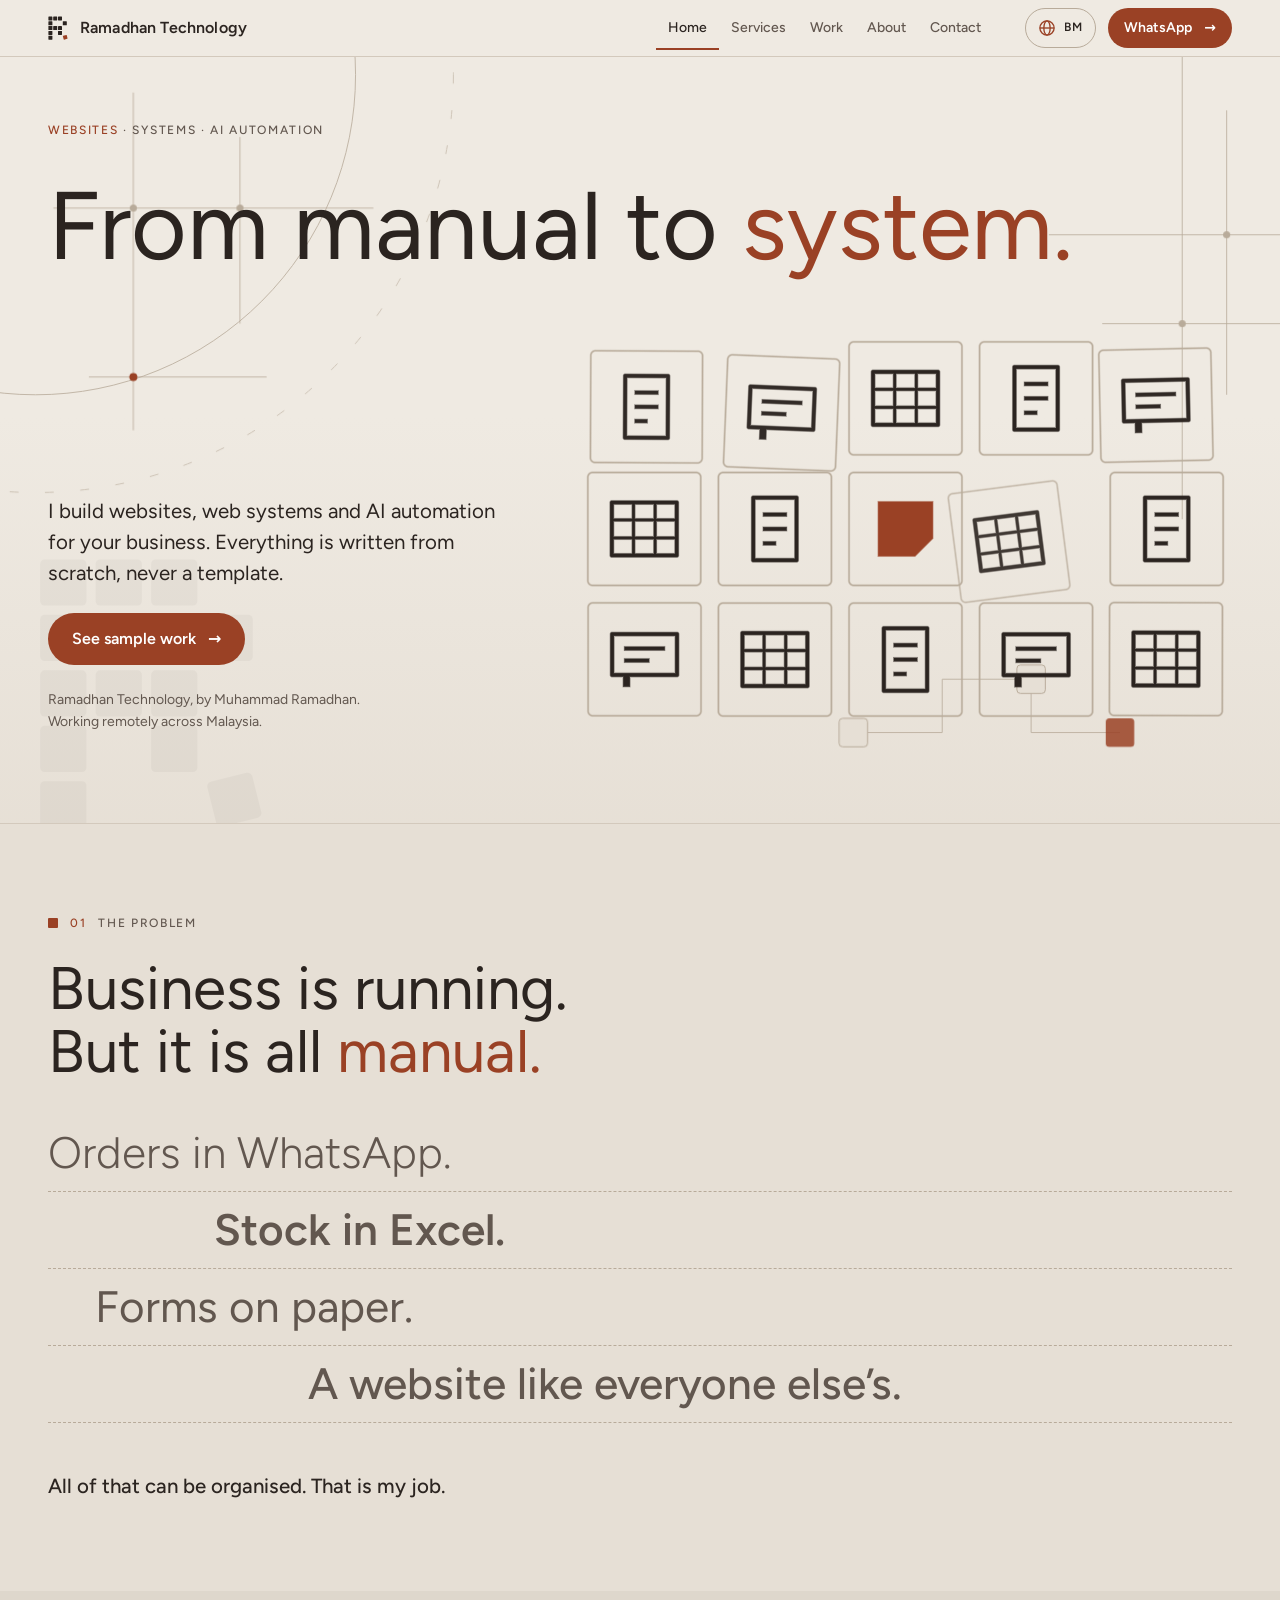
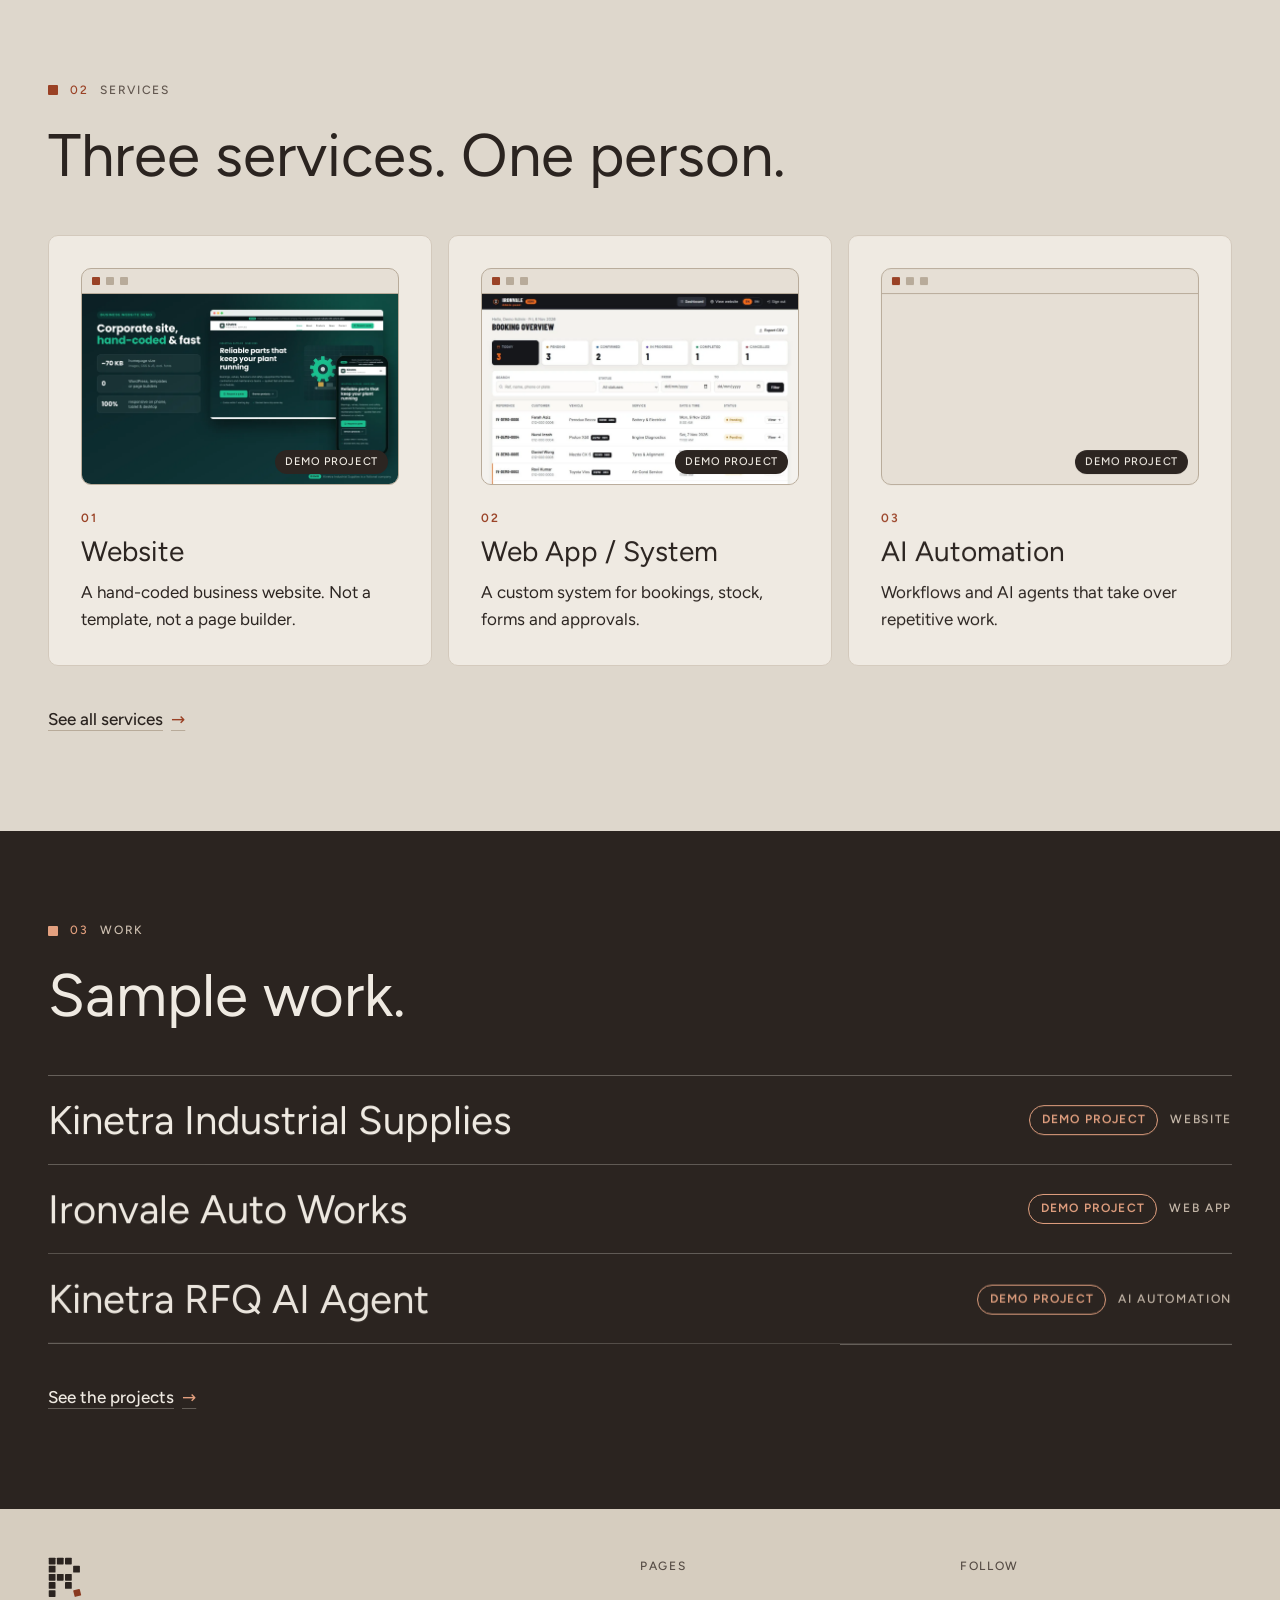
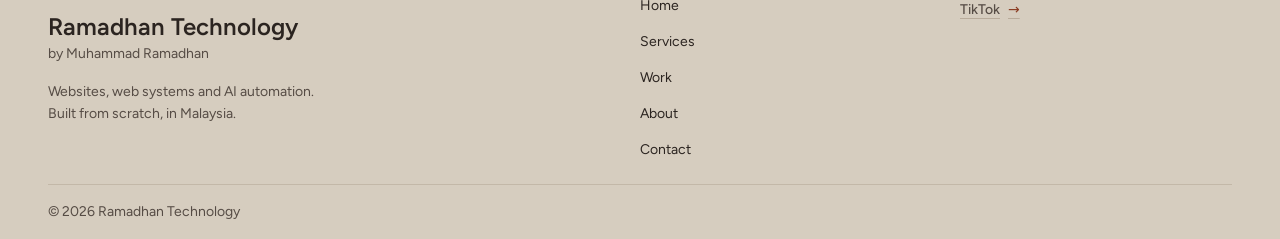
<file: index.html>
<!doctype html>
<!-- GENERATED FILE. Do not edit. Source: src/pages/index.php + src/partials/ + src/lang/en.php. Rebuild: php tools/build.php -->
<html lang="en">
<head>
  <meta charset="utf-8">
  <meta name="viewport" content="width=device-width, initial-scale=1">

  <!-- Page topic first, brand last: search results cut long titles, so the words people search for come first (2026-11-15). -->
  <title>Custom websites, web systems and AI automation in Malaysia | Ramadhan Technology</title>
  <meta name="description" content="Custom websites, web systems and AI automation for businesses in Malaysia. Hand-coded from scratch, never a template. Working remotely across Malaysia.">

  <!-- Tells search engines the address of this page and where its other-language twin lives. -->
  <link rel="canonical" href="https://ramadhan-technology.github.io/">
  <link rel="alternate" hreflang="en" href="https://ramadhan-technology.github.io/">
  <link rel="alternate" hreflang="ms" href="https://ramadhan-technology.github.io/ms/">
  <link rel="alternate" hreflang="x-default" href="https://ramadhan-technology.github.io/">
  <meta name="theme-color" content="#E6DFD5">
  <!-- Google Search Console ownership check for https://ramadhan-technology.github.io/ (added 2026-11-15). Keep it: removing it can undo the verification. -->
  <meta name="google-site-verification" content="Y5rKzQmZVrJzftSirqtqzZpSvb0yGM497enElyfdAQU">

  <!-- Icons: SVG for browser tabs, PNG for iPhone home screens, manifest for Android "add to home screen". -->
  <link rel="icon" href="assets/img/logo/favicon.svg" type="image/svg+xml">
  <link rel="apple-touch-icon" href="assets/img/logo/apple-touch-icon.png">
  <link rel="manifest" href="site.webmanifest">

  <!-- How the link looks when shared (WhatsApp, TikTok, Facebook, X). The image must be a full address. -->
  <meta property="og:type" content="website">
  <meta property="og:site_name" content="Ramadhan Technology">
  <meta property="og:title" content="Custom websites, web systems and AI automation in Malaysia | Ramadhan Technology">
  <meta property="og:description" content="Custom websites, web systems and AI automation for businesses in Malaysia. Hand-coded from scratch, never a template. Working remotely across Malaysia.">
  <meta property="og:url" content="https://ramadhan-technology.github.io/">
  <meta property="og:locale" content="en_MY">
  <meta property="og:image" content="https://ramadhan-technology.github.io/assets/img/og/og-image.png">
  <meta property="og:image:width" content="1200">
  <meta property="og:image:height" content="630">
  <meta property="og:image:alt" content="Ramadhan Technology: From manual to system.">
  <meta name="twitter:card" content="summary_large_image">

  <!-- Structured data: tells search engines, in their own format, what this business is.
       Only facts that are true and public. No phone number, no street address, no prices. -->
  <script type="application/ld+json">
{
    "@context": "https://schema.org",
    "@type": "ProfessionalService",
    "name": "Ramadhan Technology",
    "url": "https://ramadhan-technology.github.io/",
    "description": "Custom websites, web systems and AI automation for businesses in Malaysia. Hand-coded from scratch, never a template. Working remotely across Malaysia.",
    "image": "https://ramadhan-technology.github.io/assets/img/og/og-image.png",
    "areaServed": {
        "@type": "Country",
        "name": "Malaysia"
    },
    "founder": {
        "@type": "Person",
        "name": "Muhammad Ramadhan"
    },
    "knowsLanguage": [
        "en",
        "ms"
    ],
    "sameAs": [
        "https://www.tiktok.com/@muhamadramadhan5916"
    ],
    "hasOfferCatalog": {
        "@type": "OfferCatalog",
        "name": "Services",
        "itemListElement": [
            {
                "@type": "Offer",
                "itemOffered": {
                    "@type": "Service",
                    "name": "Website",
                    "description": "A hand-coded business website. Not a template, not a page builder."
                }
            },
            {
                "@type": "Offer",
                "itemOffered": {
                    "@type": "Service",
                    "name": "Web App / System",
                    "description": "A custom system for bookings, stock, forms and approvals."
                }
            },
            {
                "@type": "Offer",
                "itemOffered": {
                    "@type": "Service",
                    "name": "AI Automation",
                    "description": "Workflows and AI agents that take over repetitive work."
                }
            }
        ]
    }
}
  </script>
  <!-- Site name for Google Search: WebSite structured data, on the site's home page only (added 2026-11-17).
       Without it Google showed "GitHub" as the site name. alternateName includes the subdomain as a backup (Google's advice). -->
  <script type="application/ld+json">
{
    "@context": "https://schema.org",
    "@type": "WebSite",
    "name": "Ramadhan Technology",
    "alternateName": [
        "Ramadhan Tech",
        "ramadhan-technology.github.io"
    ],
    "url": "https://ramadhan-technology.github.io/"
}
  </script>

  <!-- Preload the two fonts so the headline does not flash in a fallback font. -->
  <link rel="preload" href="assets/fonts/figtree-latin-var.woff2" as="font" type="font/woff2" crossorigin>

  <!-- One stylesheet. It is generated from the six files in assets/css/ by tools/build.php
       (tokens, base, layout, components, sections, motion, in that order). Edit those, not site.css. -->
  <link rel="stylesheet" href="assets/css/site.css?v=e5fca1a1">

  <!-- Runs before the page is drawn. Adds the class "js" to <html> so motion.css may hide elements that
       JavaScript will animate in. Skipped entirely when the visitor asked for reduced motion.
       Safety net: if the animation code has not started after 4 seconds (slow network, blocked file),
       the class is removed again and everything simply shows. Nothing can stay invisible. -->
  <script>
    if (!matchMedia('(prefers-reduced-motion: reduce)').matches) {
      document.documentElement.classList.add('js');
      setTimeout(function () {
        if (!window.__motionReady) document.documentElement.classList.remove('js');
      }, 4000);
    }
  </script>

  <!-- Libraries (self-hosted, versions in CREDITS.md). "defer" = download in parallel, run after the HTML is parsed, in this order. -->
  <script defer src="assets/vendor/gsap.min.js?v=ff86cb55"></script>
  <script defer src="assets/vendor/ScrollTrigger.min.js?v=2e3b8c36"></script>
  <script defer src="assets/vendor/SplitText.min.js?v=6631fa05"></script>
  <!-- Import map: makes the browser fetch the current version of every JavaScript module (see import_map() in tools/build.php). Must come before the first module script. -->
  <script type="importmap">{
    "imports": {
        "assets/js/main.js": "assets/js/main.js?v=f33dfee9",
        "assets/js/motion/micro.js": "assets/js/motion/micro.js?v=b229359f",
        "assets/js/motion/reveal.js": "assets/js/motion/reveal.js?v=735575f1",
        "assets/js/motion/sections.js": "assets/js/motion/sections.js?v=23dfea08",
        "assets/js/motion/smooth-scroll.js": "assets/js/motion/smooth-scroll.js?v=a37d7d11",
        "assets/js/motion/text.js": "assets/js/motion/text.js?v=7a8203f7",
        "assets/js/motion/tokens.js": "assets/js/motion/tokens.js?v=127d6581",
        "assets/js/webgl/hero-shaders.js": "assets/js/webgl/hero-shaders.js?v=37693c54",
        "assets/js/webgl/hero.js": "assets/js/webgl/hero.js?v=019653df",
        "assets/js/work.js": "assets/js/work.js?v=d41ed4db"
    }
}</script>
  <!-- Our own code. type="module" scripts are deferred too and run after the three above. -->
  <script type="module" src="assets/js/main.js?v=f33dfee9"></script>
</head>
<body>

<a class="skip-link" href="#content">Skip to content</a>

<!-- SVG artwork defined once and reused with <use>. All original, drawn for this project. -->
<svg width="0" height="0" style="position:absolute" aria-hidden="true" focusable="false">
  <defs>
    <!-- Logo mark "Grid R". currentColor = module colour, --mark-accent = the tilted foot. -->
    <symbol id="mark" viewBox="0 0 50 62">
      <g fill="currentColor">
        <rect x="1" y="1" width="10" height="10" rx="1"/><rect x="13" y="1" width="10" height="10" rx="1"/><rect x="25" y="1" width="10" height="10" rx="1"/>
        <rect x="1" y="13" width="10" height="10" rx="1"/><rect x="37" y="13" width="10" height="10" rx="1"/>
        <rect x="1" y="25" width="10" height="10" rx="1"/><rect x="13" y="25" width="10" height="10" rx="1"/><rect x="25" y="25" width="10" height="10" rx="1"/>
        <rect x="1" y="37" width="10" height="10" rx="1"/><rect x="25" y="37" width="10" height="10" rx="1"/>
        <rect x="1" y="49" width="10" height="10" rx="1"/>
      </g>
      <rect x="38" y="48" width="10" height="10" rx="1" fill="var(--mark-accent, currentColor)" transform="rotate(-14 43 53)"/>
    </symbol>

    <!-- The four "fragments" of a manual business. Each is drawn in a 64x64 box so they can share one grid. -->
    <symbol id="frag-slip" viewBox="0 0 64 64">   <!-- a paper slip -->
      <rect x="12" y="4" width="40" height="56" rx="2" fill="none" stroke="currentColor" stroke-width="2.5"/>
      <path d="M20 18h24M20 28h24M20 38h14" stroke="currentColor" stroke-width="2.5" fill="none"/>
    </symbol>
    <symbol id="frag-chat" viewBox="0 0 64 64">   <!-- a chat bubble -->
      <path d="M6 12h52v32H26l-12 10V44H6z" fill="none" stroke="currentColor" stroke-width="2.5" stroke-linejoin="round"/>
      <path d="M16 24h32M16 33h20" stroke="currentColor" stroke-width="2.5" fill="none"/>
    </symbol>
    <symbol id="frag-cells" viewBox="0 0 64 64">  <!-- spreadsheet cells -->
      <rect x="6" y="10" width="52" height="44" fill="none" stroke="currentColor" stroke-width="2.5"/>
      <path d="M6 25h52M6 40h52M24 10v44M41 10v44" stroke="currentColor" stroke-width="2.5" fill="none"/>
    </symbol>
    <symbol id="frag-note" viewBox="0 0 64 64">   <!-- a sticky note -->
      <path d="M10 10h44v32L42 54H10z" fill="currentColor"/>
    </symbol>

    <!-- One small illustration per service. -->
    <symbol id="art-web" viewBox="0 0 160 100">   <!-- a browser window made of modules -->
      <rect x="2" y="2" width="156" height="96" rx="6" fill="none" stroke="currentColor" stroke-width="2"/>
      <path d="M2 20h156" stroke="currentColor" stroke-width="2"/>
      <rect x="12" y="8" width="6" height="6" fill="currentColor"/><rect x="22" y="8" width="6" height="6" fill="currentColor"/>
      <rect x="14" y="32" width="70" height="12" fill="currentColor"/>
      <rect x="14" y="50" width="46" height="6" fill="currentColor" opacity=".5"/>
      <rect x="14" y="68" width="34" height="14" rx="7" fill="var(--color-accent)"/>
      <rect x="100" y="32" width="44" height="50" fill="none" stroke="currentColor" stroke-width="2"/>
    </symbol>
    <symbol id="art-app" viewBox="0 0 160 100">   <!-- a table of records with one row highlighted -->
      <rect x="2" y="2" width="156" height="96" rx="6" fill="none" stroke="currentColor" stroke-width="2"/>
      <path d="M2 26h156M2 50h156M2 74h156M52 2v96M108 2v96" stroke="currentColor" stroke-width="2" opacity=".55"/>
      <rect x="3" y="51" width="154" height="22" fill="var(--color-accent)"/>
      <rect x="12" y="11" width="28" height="6" fill="currentColor"/><rect x="62" y="11" width="34" height="6" fill="currentColor"/><rect x="118" y="11" width="24" height="6" fill="currentColor"/>
    </symbol>
    <symbol id="art-ai" viewBox="0 0 160 100">    <!-- a workflow: three steps joined by lines -->
      <path d="M34 50h30M96 50h30" stroke="currentColor" stroke-width="2"/>
      <rect x="6" y="36" width="28" height="28" rx="4" fill="none" stroke="currentColor" stroke-width="2"/>
      <rect x="64" y="34" width="32" height="32" rx="4" fill="var(--color-accent)"/>
      <rect x="126" y="36" width="28" height="28" rx="4" fill="none" stroke="currentColor" stroke-width="2"/>
      <path d="M80 34V14h50v22M80 66v20H30V64" stroke="currentColor" stroke-width="2" fill="none" opacity=".55"/>
    </symbol>
  </defs>
</svg>

<header class="site-header">
  <div class="container site-header__inner">
    <a class="brand" href="./" aria-label="Ramadhan Technology, back to the home page">
      <svg class="brand__mark" width="20" height="25" aria-hidden="true"><use href="#mark"/></svg>
      <span class="brand__name">Ramadhan Technology</span>
    </a>

    <!-- Desktop menu: a plain row of links (hidden on phones). -->
    <nav class="nav" aria-label="Main menu">
      <a class="nav__link" href="./" aria-current="page">Home</a>
      <a class="nav__link" href="services.html">Services</a>
      <a class="nav__link" href="work.html">Work</a>
      <a class="nav__link" href="about.html">About</a>
      <a class="nav__link" href="contact.html">Contact</a>
    </nav>

    <div class="site-header__actions">
      <!-- Language switch: a globe plus the code of the OTHER language. One tap goes to the same page
           in that language. It is a plain link (each language is its own page), so no JavaScript. -->
      <a class="lang-switch" href="ms/" lang="ms" hreflang="ms">
        <svg class="lang-switch__icon" viewBox="0 0 24 24" width="18" height="18" aria-hidden="true">
          <!-- globe: outline, equator, one meridian -->
          <g fill="none" stroke="currentColor" stroke-width="1.8">
            <circle cx="12" cy="12" r="9.5"/>
            <path d="M2.5 12h19"/>
            <ellipse cx="12" cy="12" rx="4.2" ry="9.5"/>
          </g>
        </svg>
        <!-- Screen readers hear the full sentence; sighted visitors see the short code. -->
        <span class="visually-hidden">Tukar ke Bahasa Melayu</span>
        <span aria-hidden="true">BM</span>
      </a>

      <a class="btn btn--small site-header__cta" href="https://wa.me/60196775621?text=Hi%2C%20I%20would%20like%20to%20discuss%20a%20project%20for%20my%20business." target="_blank" rel="noopener">WhatsApp</a>

      <!-- Phone menu: <details> is a native open/close element, so it works without JavaScript (hidden on desktop). -->
      <details class="menu">
        <!-- Three bars that turn into an X when open. The word "Menu" stays for screen readers. -->
        <summary class="menu__button">
          <span class="menu__icon" aria-hidden="true"><i></i><i></i><i></i></span>
          <span class="visually-hidden">Menu</span>
        </summary>
        <nav class="menu__panel" aria-label="Main menu">
          <a class="menu__link" href="./" aria-current="page">Home</a>
          <a class="menu__link" href="services.html">Services</a>
          <a class="menu__link" href="work.html">Work</a>
          <a class="menu__link" href="about.html">About</a>
          <a class="menu__link" href="contact.html">Contact</a>
        </nav>
      </details>
    </div>
  </div>
</header>

<main id="content">

  <!-- ============================ HERO ============================ -->
  <section class="hero" aria-labelledby="hero-title">
    <div class="backdrop" aria-hidden="true">
      <svg viewBox="0 0 1440 900" preserveAspectRatio="xMidYMin slice" focusable="false">
        <defs>
          <radialGradient id="bd-glow" cx="78%" cy="18%" r="55%">
            <stop offset="0" style="stop-color: var(--color-backdrop-glow); stop-opacity: 1"/>
            <stop offset="1" style="stop-color: var(--color-backdrop-glow); stop-opacity: 0"/>
          </radialGradient>
          <linearGradient id="bd-mist" x1="0" y1="0" x2="0" y2="1">
            <stop offset="0.45" style="stop-color: var(--color-bg); stop-opacity: 0"/>
            <stop offset="1" style="stop-color: var(--color-bg); stop-opacity: 1"/>
          </linearGradient>
        </defs>

        <!-- soft light and mist -->
        <rect width="1440" height="900" fill="url(#bd-glow)"/>
        <rect width="1440" height="900" fill="url(#bd-mist)"/>

        <!-- large arcs, top left -->
        <circle class="backdrop__line" pathLength="1" cx="40" cy="20" r="360"/>
        <circle class="backdrop__line backdrop__line--faint" pathLength="1" cx="40" cy="20" r="470"/>

        <!-- crosshair cluster, top left -->
        <line class="backdrop__line" pathLength="1" x1="150" y1="40"  x2="150" y2="420"/>
        <line class="backdrop__line" pathLength="1" x1="270" y1="90"  x2="270" y2="300"/>
        <line class="backdrop__line" pathLength="1" x1="60"  y1="170" x2="420" y2="170"/>
        <line class="backdrop__line" pathLength="1" x1="100" y1="360" x2="300" y2="360"/>
        <circle class="backdrop__node" cx="150" cy="170" r="4"/>
        <circle class="backdrop__node" cx="270" cy="170" r="4"/>
        <circle class="backdrop__node backdrop__node--accent" cx="150" cy="360" r="4.5"/>

        <!-- crosshair cluster, right -->
        <line class="backdrop__line" pathLength="1" x1="1330" y1="0"   x2="1330" y2="520"/>
        <line class="backdrop__line" pathLength="1" x1="1380" y1="60"  x2="1380" y2="380"/>
        <line class="backdrop__line" pathLength="1" x1="1180" y1="200" x2="1440" y2="200"/>
        <line class="backdrop__line" pathLength="1" x1="1240" y1="300" x2="1440" y2="300"/>
        <circle class="backdrop__node" cx="1380" cy="200" r="4"/>
        <circle class="backdrop__node" cx="1330" cy="300" r="4"/>

        <!-- a small workflow: three modules joined by right-angled connectors, bottom right -->
        <path class="backdrop__line" pathLength="1" d="M960 760 H1060 V700 H1160 V760 H1260"/>
        <rect class="backdrop__module" x="944" y="744" width="32" height="32" rx="4"/>
        <rect class="backdrop__module" x="1144" y="684" width="32" height="32" rx="4"/>
        <rect class="backdrop__module backdrop__module--accent" x="1244" y="744" width="32" height="32" rx="4"/>

        <!-- Grid R mark as a watermark, bottom left -->
        <g class="backdrop__mark" transform="translate(40 560) scale(5.2)">
          <rect x="1" y="1" width="10" height="10" rx="1"/><rect x="13" y="1" width="10" height="10" rx="1"/><rect x="25" y="1" width="10" height="10" rx="1"/>
          <rect x="1" y="13" width="10" height="10" rx="1"/><rect x="37" y="13" width="10" height="10" rx="1"/>
          <rect x="1" y="25" width="10" height="10" rx="1"/><rect x="13" y="25" width="10" height="10" rx="1"/><rect x="25" y="25" width="10" height="10" rx="1"/>
          <rect x="1" y="37" width="10" height="10" rx="1"/><rect x="25" y="37" width="10" height="10" rx="1"/>
          <rect x="1" y="49" width="10" height="10" rx="1"/>
          <rect x="38" y="48" width="10" height="10" rx="1" transform="rotate(-14 43 53)"/>
        </g>
      </svg>
    </div>
    <div class="container hero__inner">
      <p class="label hero__label"><span class="label__accent">Websites</span> · Systems · AI Automation</p>

      <h1 class="hero__title" id="hero-title">From manual to <span class="accent">system.</span></h1>

      <div class="hero__body">
        <p class="lead hero__lead">I build websites, web systems and AI automation for your business. Everything is written from scratch, never a template.</p>
        <div class="hero__cta">
          <!-- One WhatsApp button per screen size is enough (header on desktop, floating button on phones),
               so the hero leads to the proof instead (Ramadhan, 2026-11-15). -->
          <a class="btn" href="work.html">See sample work</a>
        </div>
        <p class="hero__byline">Ramadhan Technology, by Muhammad Ramadhan. Working remotely across Malaysia.</p>
      </div>

      <!-- Static picture of the idea: loose fragments on the left, the same fragments locked into a grid on the right.
           In Phase 3 the WebGL effect is layered over this; it stays as the fallback when WebGL is unavailable. -->
      <figure class="hero__visual" aria-hidden="true">
        <svg viewBox="0 0 720 340" preserveAspectRatio="xMidYMid meet">
          <!-- Loose: rotated, overlapping, dim -->
          <g class="hero__loose">
            <use href="#frag-slip"  width="80" height="80" transform="translate(18 26) rotate(-14 40 40)"/>
            <use href="#frag-chat"  width="84" height="84" transform="translate(122 8) rotate(9 42 42)"/>
            <use href="#frag-cells" width="76" height="76" transform="translate(44 150) rotate(18 38 38)"/>
            <use href="#frag-note"  width="58" height="58" transform="translate(168 112) rotate(-22 29 29)"/>
            <use href="#frag-chat"  width="72" height="72" transform="translate(4 252) rotate(-7 36 36)"/>
            <use href="#frag-slip"  width="74" height="74" transform="translate(150 232) rotate(12 37 37)"/>
          </g>
          <!-- On the way: almost straight -->
          <g class="hero__moving">
            <use href="#frag-cells" width="64" height="64" transform="translate(262 52) rotate(6 32 32)"/>
            <use href="#frag-note"  width="50" height="50" transform="translate(290 212) rotate(-8 25 25)"/>
          </g>
          <!-- Ordered: a 3x3 grid, 104 px pitch, every piece upright -->
          <g class="hero__grid">
            <g fill="none" stroke="var(--color-line-strong)" stroke-width="1.5">
              <rect x="396" y="14"  width="96" height="96" rx="6"/><rect x="500" y="14"  width="96" height="96" rx="6"/><rect x="604" y="14"  width="96" height="96" rx="6"/>
              <rect x="396" y="118" width="96" height="96" rx="6"/><rect x="500" y="118" width="96" height="96" rx="6"/><rect x="604" y="118" width="96" height="96" rx="6"/>
              <rect x="396" y="222" width="96" height="96" rx="6"/><rect x="500" y="222" width="96" height="96" rx="6"/><rect x="604" y="222" width="96" height="96" rx="6"/>
            </g>
            <use href="#frag-slip"  width="60" height="60" x="414" y="32"/>
            <use href="#frag-chat"  width="60" height="60" x="518" y="32"/>
            <use href="#frag-cells" width="60" height="60" x="622" y="32"/>
            <use href="#frag-cells" width="60" height="60" x="414" y="136"/>
            <use href="#frag-note"  width="60" height="60" x="518" y="136" class="accent"/>
            <use href="#frag-slip"  width="60" height="60" x="622" y="136"/>
            <use href="#frag-chat"  width="60" height="60" x="414" y="240"/>
            <use href="#frag-slip"  width="60" height="60" x="518" y="240"/>
            <use href="#frag-cells" width="60" height="60" x="622" y="240"/>
          </g>
        </svg>
      </figure>
    </div>
  </section>

  <!-- ============================ 01 THE PROBLEM ============================ -->
  <section class="section problem" aria-labelledby="problem-title">
    <div class="container">
      <p class="section-tag"><span class="section-tag__num">01</span> The problem</p>
      <h2 data-reveal="lines" class="section-title" id="problem-title">Business is running. But it is all <span class="accent">manual.</span></h2>

      <!-- Each line is set at a different width on purpose: the type itself looks disorganised.
           On scroll they line up (assets/js/motion/sections.js). -->
      <ul class="problem__list">
        <li class="problem__item problem__item--a">Orders in WhatsApp.</li>
        <li class="problem__item problem__item--b">Stock in Excel.</li>
        <li class="problem__item problem__item--c">Forms on paper.</li>
        <li class="problem__item problem__item--d">A website like everyone else’s.</li>
      </ul>

      <p data-reveal="fade" class="lead problem__close">All of that can be organised. That is my job.</p>
    </div>
  </section>

  <!-- ============================ 02 SERVICES (summary) ============================ -->
  <section class="section section--band" aria-labelledby="services-title">
    <div class="container">
      <p class="section-tag"><span class="section-tag__num">02</span> Services</p>
      <h2 data-reveal="lines" class="section-title" id="services-title">Three services. One person.</h2>

      <div class="teasers">
        <a data-reveal="snap" class="card teaser" href="services.html#web">
          <figure class="mini-frame" aria-hidden="true"><div class="frame__bar"><i></i><i></i><i></i></div><img src="assets/img/work/kinetra-01.webp" width="1280" height="769" loading="lazy" decoding="async" alt=""><span class="mini-frame__badge">Demo project</span></figure>          <p class="service__num">01</p>
          <h3 class="service__title">Website</h3>
          <p class="service__text">A hand-coded business website. Not a template, not a page builder.</p>
        </a>
        <a data-reveal="snap" class="card teaser" href="services.html#app">
          <figure class="mini-frame" aria-hidden="true"><div class="frame__bar"><i></i><i></i><i></i></div><img src="assets/img/work/ironvale-02.webp" width="1280" height="769" loading="lazy" decoding="async" alt=""><span class="mini-frame__badge">Demo project</span></figure>          <p class="service__num">02</p>
          <h3 class="service__title">Web App / System</h3>
          <p class="service__text">A custom system for bookings, stock, forms and approvals.</p>
        </a>
        <a data-reveal="snap" class="card teaser" href="services.html#ai">
          <figure class="mini-frame" aria-hidden="true"><div class="frame__bar"><i></i><i></i><i></i></div><img src="assets/img/work/rfq-agent-01.webp" width="1280" height="769" loading="lazy" decoding="async" alt=""><span class="mini-frame__badge">Demo project</span></figure>          <p class="service__num">03</p>
          <h3 class="service__title">AI Automation</h3>
          <p class="service__text">Workflows and AI agents that take over repetitive work.</p>
        </a>
      </div>

      <p data-reveal="fade" class="section-more"><a class="link-arrow" href="services.html">See all services</a></p>
    </div>
  </section>

  <!-- ============================ 03 WORK (teaser) ============================ -->
  <section class="section section--dark" aria-labelledby="work-title">
    <div class="container">
      <p class="section-tag"><span class="section-tag__num">03</span> Work</p>
      <h2 data-reveal="lines" class="section-title" id="work-title">Sample work.</h2>

      <ul class="work-index">
        <li data-reveal="snap">
          <a class="work-index__row" href="work.html#kinetra">
            <span class="work-index__title">Kinetra Industrial Supplies</span>
            <span class="work-index__meta"><span class="badge">Demo project</span> <span class="label">Website</span></span>
          </a>
        </li>
        <li data-reveal="snap">
          <a class="work-index__row" href="work.html#ironvale">
            <span class="work-index__title">Ironvale Auto Works</span>
            <span class="work-index__meta"><span class="badge">Demo project</span> <span class="label">Web App</span></span>
          </a>
        </li>
        <li data-reveal="snap">
          <a class="work-index__row" href="work.html#rfq-agent">
            <span class="work-index__title">Kinetra RFQ AI Agent</span>
            <span class="work-index__meta"><span class="badge">Demo project</span> <span class="label">AI Automation</span></span>
          </a>
        </li>
      </ul>

      <p data-reveal="fade" class="section-more"><a class="link-arrow" href="work.html">See the projects</a></p>
    </div>
  </section>
</main>

<footer class="site-footer">
  <div class="container site-footer__inner">
    <div class="site-footer__brand">
      <svg class="site-footer__mark" width="34" height="42" aria-hidden="true"><use href="#mark"/></svg>
      <p class="site-footer__name">Ramadhan Technology</p>
      <p class="site-footer__by">by Muhammad Ramadhan</p>
      <p class="site-footer__line">Websites, web systems and AI automation. Built from scratch, in Malaysia.</p>
    </div>

    <nav class="site-footer__links" aria-label="Pages">
      <p class="label">Pages</p>
      <a class="footer-link" href="./">Home</a>
      <a class="footer-link" href="services.html">Services</a>
      <a class="footer-link" href="work.html">Work</a>
      <a class="footer-link" href="about.html">About</a>
      <a class="footer-link" href="contact.html">Contact</a>
    </nav>

    <div class="site-footer__links">
      <p class="label">Follow</p>
      <a class="link-arrow" href="https://www.tiktok.com/@muhamadramadhan5916" target="_blank" rel="noopener">TikTok</a>
    </div>

    <div class="site-footer__legal">
      <p>© 2026 Ramadhan Technology</p>
      <!-- SSM REGISTRATION SLOT (hidden on purpose).
           Do NOT show this until the registration is confirmed active by the owner.
           To show it: in src/partials/footer.php, fill in the number and move the <p> line below out of this comment.
           <p>No. Pendaftaran SSM: [PLACEHOLDER: SSM number]</p>
      -->
    </div>
  </div>
</footer>

<!-- Floating WhatsApp button, phones only (hidden from 45rem up, where the header button takes over).
     Round icon button when the OFFICIAL WhatsApp icon is saved as assets/img/brand/whatsapp.svg
     (download it from Meta's WhatsApp brand resources; use it unchanged). Without that file: a small text pill. -->
<a class="fab fab--icon" href="https://wa.me/60196775621?text=Hi%2C%20I%20would%20like%20to%20discuss%20a%20project%20for%20my%20business." target="_blank" rel="noopener" aria-label="WhatsApp me"><img src="assets/img/brand/whatsapp.svg" width="30" height="30" alt=""></a>

</body>
</html>
</file>
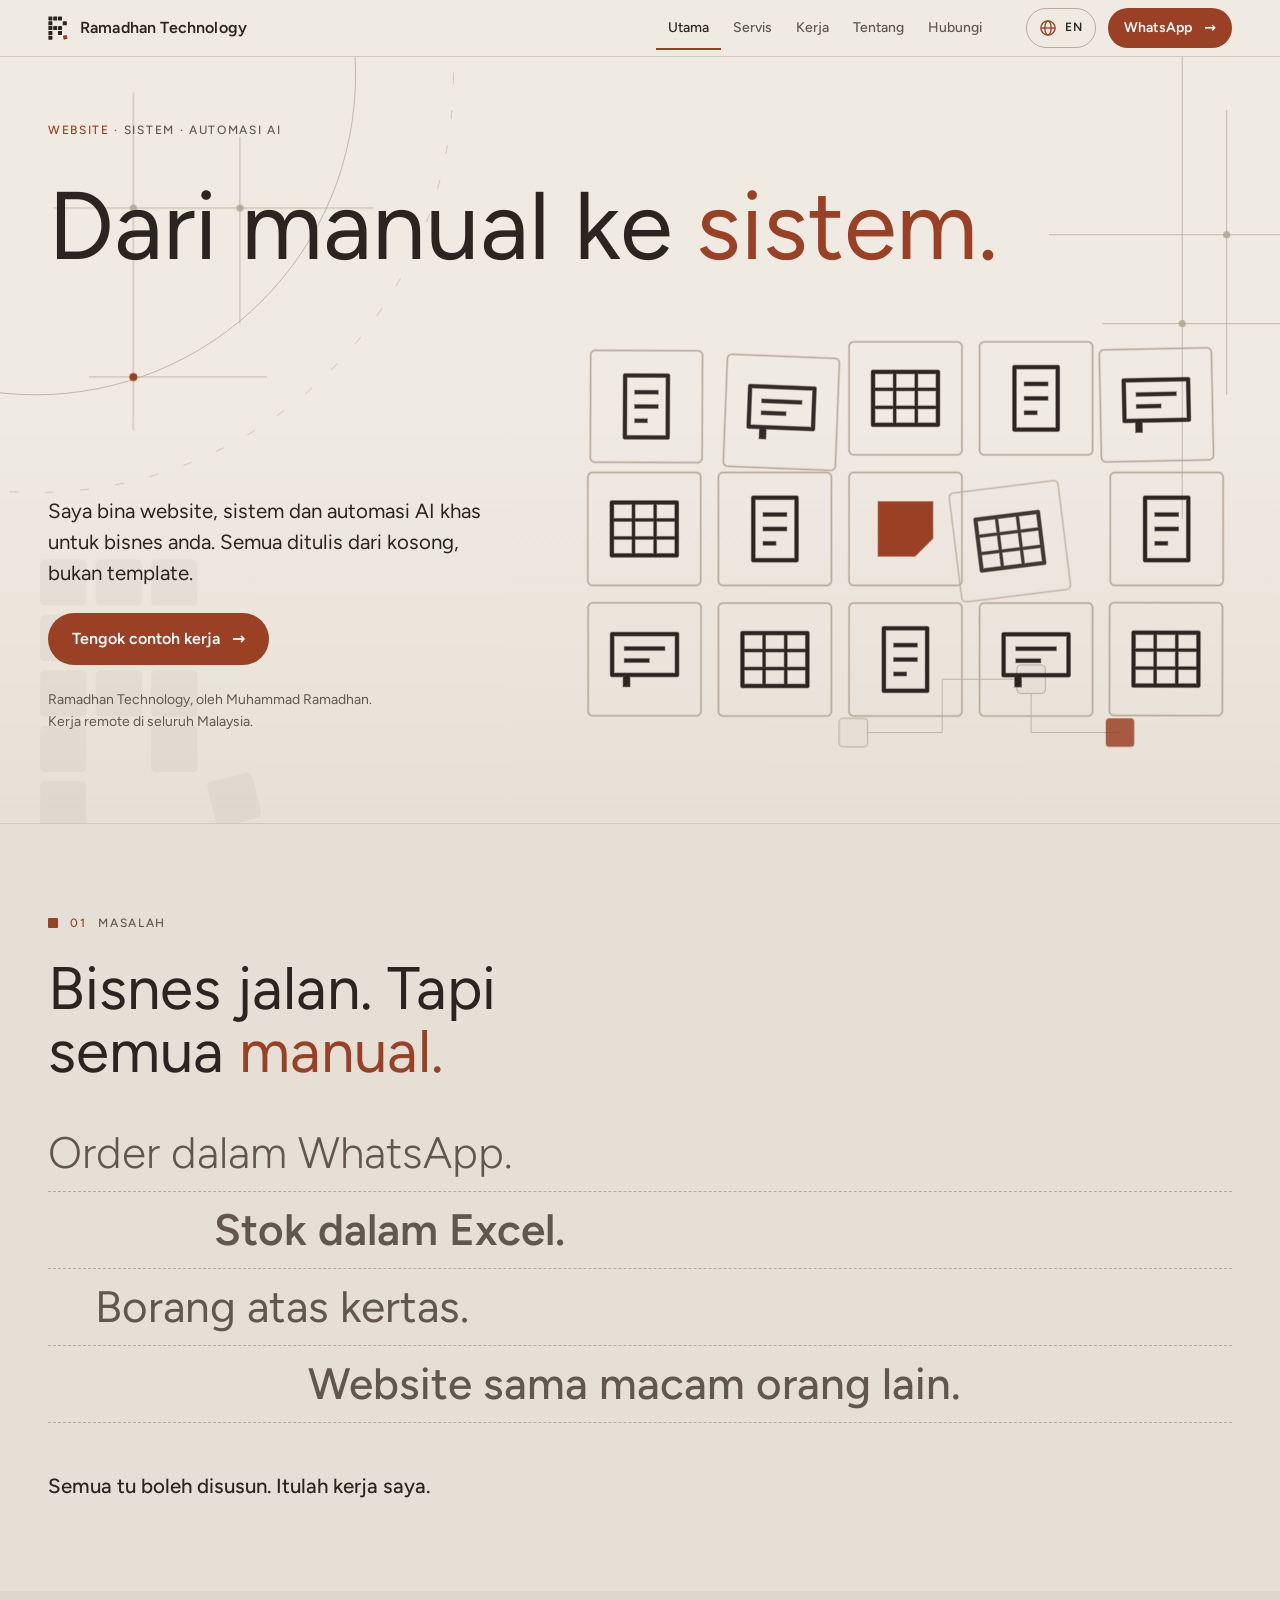
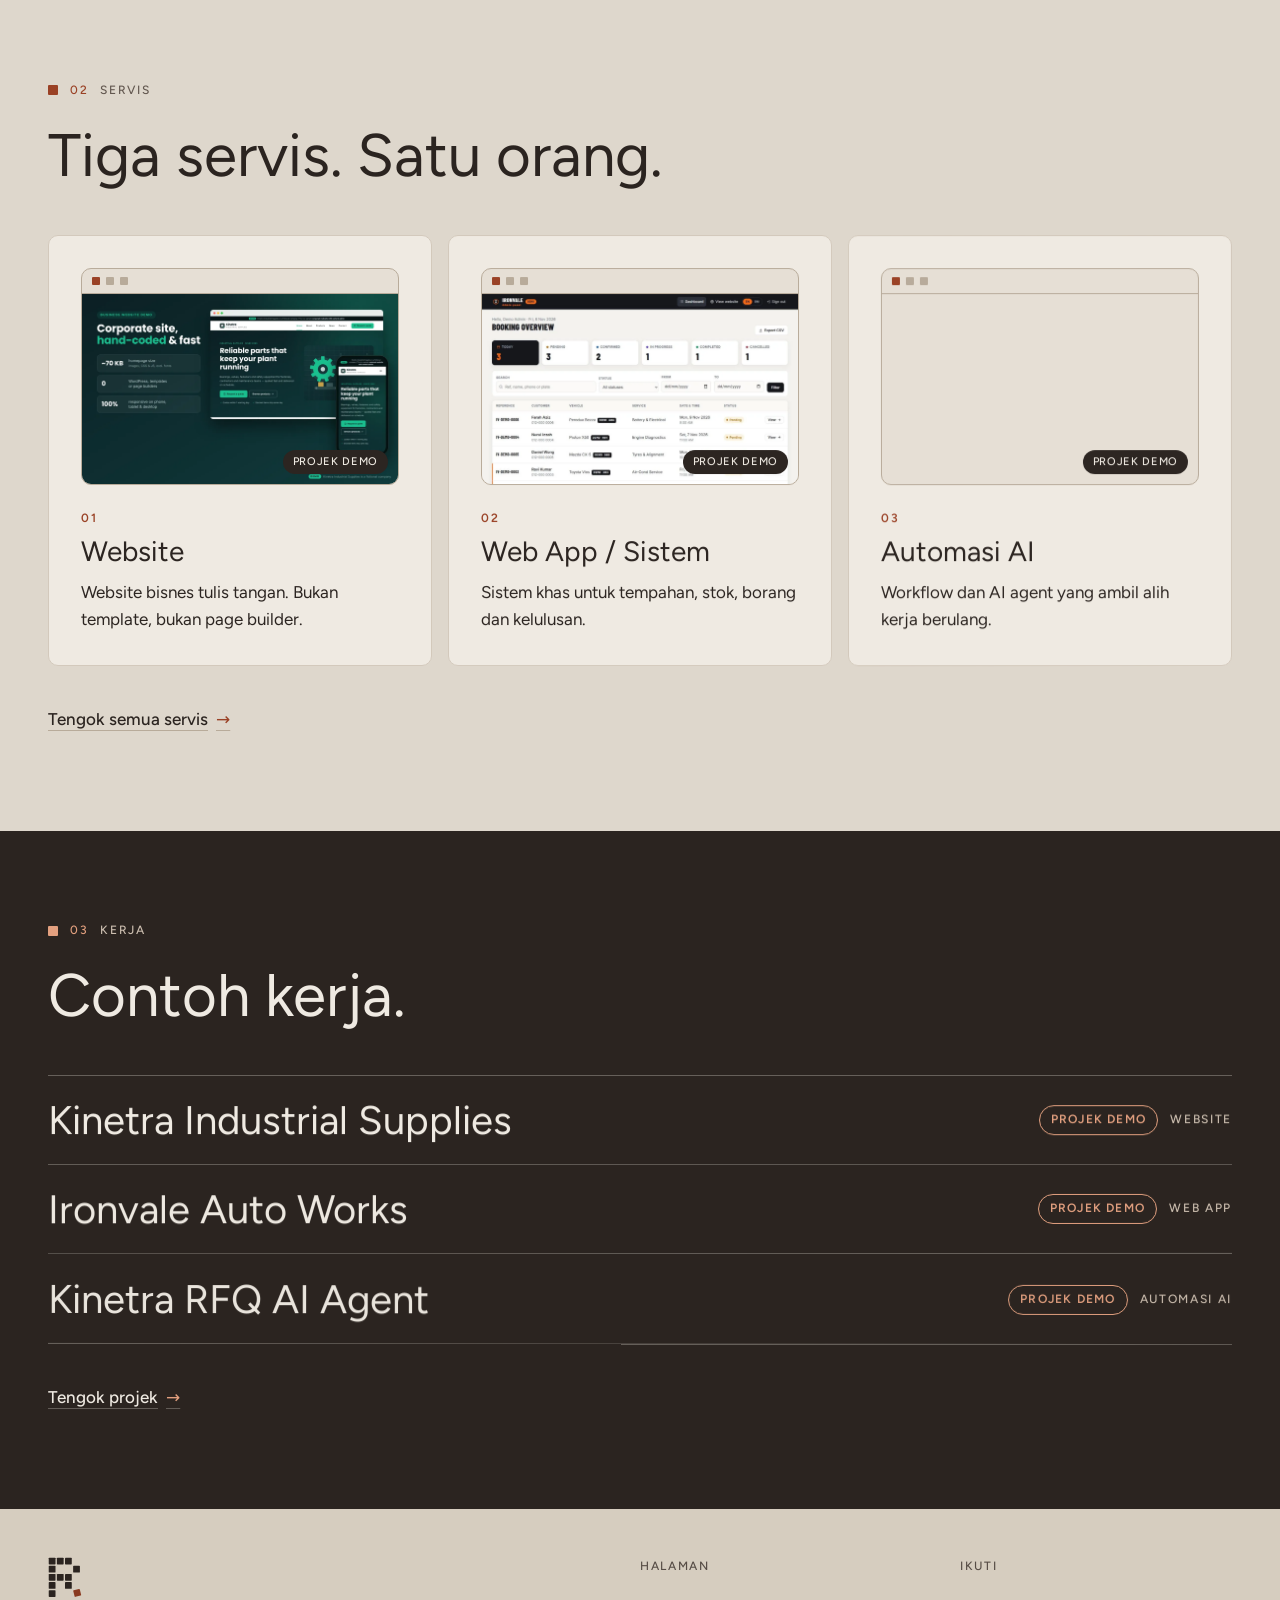
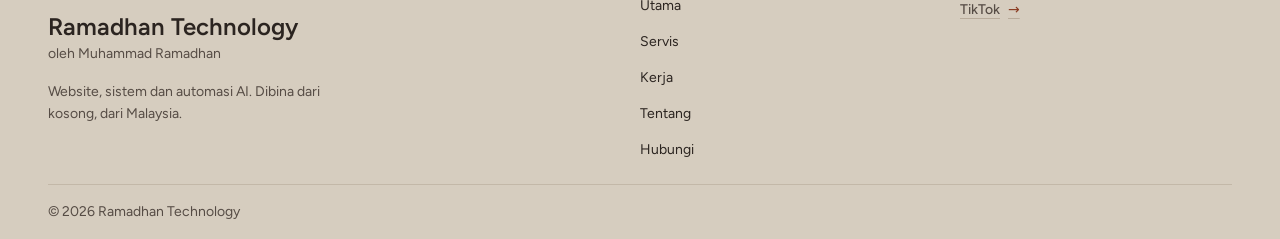
<file: ms/index.html>
<!doctype html>
<!-- GENERATED FILE. Do not edit. Source: src/pages/index.php + src/partials/ + src/lang/ms.php. Rebuild: php tools/build.php -->
<html lang="ms">
<head>
  <meta charset="utf-8">
  <meta name="viewport" content="width=device-width, initial-scale=1">

  <!-- Page topic first, brand last: search results cut long titles, so the words people search for come first (2026-11-15). -->
  <title>Buat website, sistem web dan automasi AI untuk bisnes di Malaysia | Ramadhan Technology</title>
  <meta name="description" content="Website, sistem web dan automasi AI khas untuk bisnes di Malaysia. Ditulis dari kosong, bukan template. Kerja remote di seluruh Malaysia.">

  <!-- Tells search engines the address of this page and where its other-language twin lives. -->
  <link rel="canonical" href="https://ramadhan-technology.github.io/ms/">
  <link rel="alternate" hreflang="en" href="https://ramadhan-technology.github.io/">
  <link rel="alternate" hreflang="ms" href="https://ramadhan-technology.github.io/ms/">
  <link rel="alternate" hreflang="x-default" href="https://ramadhan-technology.github.io/">
  <meta name="theme-color" content="#E6DFD5">
  <!-- Google Search Console ownership check for https://ramadhan-technology.github.io/ (added 2026-11-15). Keep it: removing it can undo the verification. -->
  <meta name="google-site-verification" content="Y5rKzQmZVrJzftSirqtqzZpSvb0yGM497enElyfdAQU">

  <!-- Icons: SVG for browser tabs, PNG for iPhone home screens, manifest for Android "add to home screen". -->
  <link rel="icon" href="../assets/img/logo/favicon.svg" type="image/svg+xml">
  <link rel="apple-touch-icon" href="../assets/img/logo/apple-touch-icon.png">
  <link rel="manifest" href="../site.webmanifest">

  <!-- How the link looks when shared (WhatsApp, TikTok, Facebook, X). The image must be a full address. -->
  <meta property="og:type" content="website">
  <meta property="og:site_name" content="Ramadhan Technology">
  <meta property="og:title" content="Buat website, sistem web dan automasi AI untuk bisnes di Malaysia | Ramadhan Technology">
  <meta property="og:description" content="Website, sistem web dan automasi AI khas untuk bisnes di Malaysia. Ditulis dari kosong, bukan template. Kerja remote di seluruh Malaysia.">
  <meta property="og:url" content="https://ramadhan-technology.github.io/ms/">
  <meta property="og:locale" content="ms_MY">
  <meta property="og:image" content="https://ramadhan-technology.github.io/assets/img/og/og-image.png">
  <meta property="og:image:width" content="1200">
  <meta property="og:image:height" content="630">
  <meta property="og:image:alt" content="Ramadhan Technology: Dari manual ke sistem.">
  <meta name="twitter:card" content="summary_large_image">

  <!-- Structured data: tells search engines, in their own format, what this business is.
       Only facts that are true and public. No phone number, no street address, no prices. -->
  <script type="application/ld+json">
{
    "@context": "https://schema.org",
    "@type": "ProfessionalService",
    "name": "Ramadhan Technology",
    "url": "https://ramadhan-technology.github.io/ms/",
    "description": "Website, sistem web dan automasi AI khas untuk bisnes di Malaysia. Ditulis dari kosong, bukan template. Kerja remote di seluruh Malaysia.",
    "image": "https://ramadhan-technology.github.io/assets/img/og/og-image.png",
    "areaServed": {
        "@type": "Country",
        "name": "Malaysia"
    },
    "founder": {
        "@type": "Person",
        "name": "Muhammad Ramadhan"
    },
    "knowsLanguage": [
        "en",
        "ms"
    ],
    "sameAs": [
        "https://www.tiktok.com/@muhamadramadhan5916"
    ],
    "hasOfferCatalog": {
        "@type": "OfferCatalog",
        "name": "Servis",
        "itemListElement": [
            {
                "@type": "Offer",
                "itemOffered": {
                    "@type": "Service",
                    "name": "Website",
                    "description": "Website bisnes tulis tangan. Bukan template, bukan page builder."
                }
            },
            {
                "@type": "Offer",
                "itemOffered": {
                    "@type": "Service",
                    "name": "Web App / Sistem",
                    "description": "Sistem khas untuk tempahan, stok, borang dan kelulusan."
                }
            },
            {
                "@type": "Offer",
                "itemOffered": {
                    "@type": "Service",
                    "name": "Automasi AI",
                    "description": "Workflow dan AI agent yang ambil alih kerja berulang."
                }
            }
        ]
    }
}
  </script>

  <!-- Preload the two fonts so the headline does not flash in a fallback font. -->
  <link rel="preload" href="../assets/fonts/figtree-latin-var.woff2" as="font" type="font/woff2" crossorigin>

  <!-- One stylesheet. It is generated from the six files in assets/css/ by tools/build.php
       (tokens, base, layout, components, sections, motion, in that order). Edit those, not site.css. -->
  <link rel="stylesheet" href="../assets/css/site.css?v=e5fca1a1">

  <!-- Runs before the page is drawn. Adds the class "js" to <html> so motion.css may hide elements that
       JavaScript will animate in. Skipped entirely when the visitor asked for reduced motion.
       Safety net: if the animation code has not started after 4 seconds (slow network, blocked file),
       the class is removed again and everything simply shows. Nothing can stay invisible. -->
  <script>
    if (!matchMedia('(prefers-reduced-motion: reduce)').matches) {
      document.documentElement.classList.add('js');
      setTimeout(function () {
        if (!window.__motionReady) document.documentElement.classList.remove('js');
      }, 4000);
    }
  </script>

  <!-- Libraries (self-hosted, versions in CREDITS.md). "defer" = download in parallel, run after the HTML is parsed, in this order. -->
  <script defer src="../assets/vendor/gsap.min.js?v=ff86cb55"></script>
  <script defer src="../assets/vendor/ScrollTrigger.min.js?v=2e3b8c36"></script>
  <script defer src="../assets/vendor/SplitText.min.js?v=6631fa05"></script>
  <!-- Import map: makes the browser fetch the current version of every JavaScript module (see import_map() in tools/build.php). Must come before the first module script. -->
  <script type="importmap">{
    "imports": {
        "../assets/js/main.js": "../assets/js/main.js?v=f33dfee9",
        "../assets/js/motion/micro.js": "../assets/js/motion/micro.js?v=b229359f",
        "../assets/js/motion/reveal.js": "../assets/js/motion/reveal.js?v=735575f1",
        "../assets/js/motion/sections.js": "../assets/js/motion/sections.js?v=23dfea08",
        "../assets/js/motion/smooth-scroll.js": "../assets/js/motion/smooth-scroll.js?v=a37d7d11",
        "../assets/js/motion/text.js": "../assets/js/motion/text.js?v=7a8203f7",
        "../assets/js/motion/tokens.js": "../assets/js/motion/tokens.js?v=127d6581",
        "../assets/js/webgl/hero-shaders.js": "../assets/js/webgl/hero-shaders.js?v=37693c54",
        "../assets/js/webgl/hero.js": "../assets/js/webgl/hero.js?v=019653df",
        "../assets/js/work.js": "../assets/js/work.js?v=d41ed4db"
    }
}</script>
  <!-- Our own code. type="module" scripts are deferred too and run after the three above. -->
  <script type="module" src="../assets/js/main.js?v=f33dfee9"></script>
</head>
<body>

<a class="skip-link" href="#content">Terus ke kandungan</a>

<!-- SVG artwork defined once and reused with <use>. All original, drawn for this project. -->
<svg width="0" height="0" style="position:absolute" aria-hidden="true" focusable="false">
  <defs>
    <!-- Logo mark "Grid R". currentColor = module colour, --mark-accent = the tilted foot. -->
    <symbol id="mark" viewBox="0 0 50 62">
      <g fill="currentColor">
        <rect x="1" y="1" width="10" height="10" rx="1"/><rect x="13" y="1" width="10" height="10" rx="1"/><rect x="25" y="1" width="10" height="10" rx="1"/>
        <rect x="1" y="13" width="10" height="10" rx="1"/><rect x="37" y="13" width="10" height="10" rx="1"/>
        <rect x="1" y="25" width="10" height="10" rx="1"/><rect x="13" y="25" width="10" height="10" rx="1"/><rect x="25" y="25" width="10" height="10" rx="1"/>
        <rect x="1" y="37" width="10" height="10" rx="1"/><rect x="25" y="37" width="10" height="10" rx="1"/>
        <rect x="1" y="49" width="10" height="10" rx="1"/>
      </g>
      <rect x="38" y="48" width="10" height="10" rx="1" fill="var(--mark-accent, currentColor)" transform="rotate(-14 43 53)"/>
    </symbol>

    <!-- The four "fragments" of a manual business. Each is drawn in a 64x64 box so they can share one grid. -->
    <symbol id="frag-slip" viewBox="0 0 64 64">   <!-- a paper slip -->
      <rect x="12" y="4" width="40" height="56" rx="2" fill="none" stroke="currentColor" stroke-width="2.5"/>
      <path d="M20 18h24M20 28h24M20 38h14" stroke="currentColor" stroke-width="2.5" fill="none"/>
    </symbol>
    <symbol id="frag-chat" viewBox="0 0 64 64">   <!-- a chat bubble -->
      <path d="M6 12h52v32H26l-12 10V44H6z" fill="none" stroke="currentColor" stroke-width="2.5" stroke-linejoin="round"/>
      <path d="M16 24h32M16 33h20" stroke="currentColor" stroke-width="2.5" fill="none"/>
    </symbol>
    <symbol id="frag-cells" viewBox="0 0 64 64">  <!-- spreadsheet cells -->
      <rect x="6" y="10" width="52" height="44" fill="none" stroke="currentColor" stroke-width="2.5"/>
      <path d="M6 25h52M6 40h52M24 10v44M41 10v44" stroke="currentColor" stroke-width="2.5" fill="none"/>
    </symbol>
    <symbol id="frag-note" viewBox="0 0 64 64">   <!-- a sticky note -->
      <path d="M10 10h44v32L42 54H10z" fill="currentColor"/>
    </symbol>

    <!-- One small illustration per service. -->
    <symbol id="art-web" viewBox="0 0 160 100">   <!-- a browser window made of modules -->
      <rect x="2" y="2" width="156" height="96" rx="6" fill="none" stroke="currentColor" stroke-width="2"/>
      <path d="M2 20h156" stroke="currentColor" stroke-width="2"/>
      <rect x="12" y="8" width="6" height="6" fill="currentColor"/><rect x="22" y="8" width="6" height="6" fill="currentColor"/>
      <rect x="14" y="32" width="70" height="12" fill="currentColor"/>
      <rect x="14" y="50" width="46" height="6" fill="currentColor" opacity=".5"/>
      <rect x="14" y="68" width="34" height="14" rx="7" fill="var(--color-accent)"/>
      <rect x="100" y="32" width="44" height="50" fill="none" stroke="currentColor" stroke-width="2"/>
    </symbol>
    <symbol id="art-app" viewBox="0 0 160 100">   <!-- a table of records with one row highlighted -->
      <rect x="2" y="2" width="156" height="96" rx="6" fill="none" stroke="currentColor" stroke-width="2"/>
      <path d="M2 26h156M2 50h156M2 74h156M52 2v96M108 2v96" stroke="currentColor" stroke-width="2" opacity=".55"/>
      <rect x="3" y="51" width="154" height="22" fill="var(--color-accent)"/>
      <rect x="12" y="11" width="28" height="6" fill="currentColor"/><rect x="62" y="11" width="34" height="6" fill="currentColor"/><rect x="118" y="11" width="24" height="6" fill="currentColor"/>
    </symbol>
    <symbol id="art-ai" viewBox="0 0 160 100">    <!-- a workflow: three steps joined by lines -->
      <path d="M34 50h30M96 50h30" stroke="currentColor" stroke-width="2"/>
      <rect x="6" y="36" width="28" height="28" rx="4" fill="none" stroke="currentColor" stroke-width="2"/>
      <rect x="64" y="34" width="32" height="32" rx="4" fill="var(--color-accent)"/>
      <rect x="126" y="36" width="28" height="28" rx="4" fill="none" stroke="currentColor" stroke-width="2"/>
      <path d="M80 34V14h50v22M80 66v20H30V64" stroke="currentColor" stroke-width="2" fill="none" opacity=".55"/>
    </symbol>
  </defs>
</svg>

<header class="site-header">
  <div class="container site-header__inner">
    <a class="brand" href="./" aria-label="Ramadhan Technology, kembali ke halaman utama">
      <svg class="brand__mark" width="20" height="25" aria-hidden="true"><use href="#mark"/></svg>
      <span class="brand__name">Ramadhan Technology</span>
    </a>

    <!-- Desktop menu: a plain row of links (hidden on phones). -->
    <nav class="nav" aria-label="Menu utama">
      <a class="nav__link" href="./" aria-current="page">Utama</a>
      <a class="nav__link" href="services.html">Servis</a>
      <a class="nav__link" href="work.html">Kerja</a>
      <a class="nav__link" href="about.html">Tentang</a>
      <a class="nav__link" href="contact.html">Hubungi</a>
    </nav>

    <div class="site-header__actions">
      <!-- Language switch: a globe plus the code of the OTHER language. One tap goes to the same page
           in that language. It is a plain link (each language is its own page), so no JavaScript. -->
      <a class="lang-switch" href="../" lang="en" hreflang="en">
        <svg class="lang-switch__icon" viewBox="0 0 24 24" width="18" height="18" aria-hidden="true">
          <!-- globe: outline, equator, one meridian -->
          <g fill="none" stroke="currentColor" stroke-width="1.8">
            <circle cx="12" cy="12" r="9.5"/>
            <path d="M2.5 12h19"/>
            <ellipse cx="12" cy="12" rx="4.2" ry="9.5"/>
          </g>
        </svg>
        <!-- Screen readers hear the full sentence; sighted visitors see the short code. -->
        <span class="visually-hidden">Switch to English</span>
        <span aria-hidden="true">EN</span>
      </a>

      <a class="btn btn--small site-header__cta" href="https://wa.me/60196775621?text=Salam%2C%20saya%20nak%20bincang%20projek%20untuk%20bisnes%20saya." target="_blank" rel="noopener">WhatsApp</a>

      <!-- Phone menu: <details> is a native open/close element, so it works without JavaScript (hidden on desktop). -->
      <details class="menu">
        <!-- Three bars that turn into an X when open. The word "Menu" stays for screen readers. -->
        <summary class="menu__button">
          <span class="menu__icon" aria-hidden="true"><i></i><i></i><i></i></span>
          <span class="visually-hidden">Menu</span>
        </summary>
        <nav class="menu__panel" aria-label="Menu utama">
          <a class="menu__link" href="./" aria-current="page">Utama</a>
          <a class="menu__link" href="services.html">Servis</a>
          <a class="menu__link" href="work.html">Kerja</a>
          <a class="menu__link" href="about.html">Tentang</a>
          <a class="menu__link" href="contact.html">Hubungi</a>
        </nav>
      </details>
    </div>
  </div>
</header>

<main id="content">

  <!-- ============================ HERO ============================ -->
  <section class="hero" aria-labelledby="hero-title">
    <div class="backdrop" aria-hidden="true">
      <svg viewBox="0 0 1440 900" preserveAspectRatio="xMidYMin slice" focusable="false">
        <defs>
          <radialGradient id="bd-glow" cx="78%" cy="18%" r="55%">
            <stop offset="0" style="stop-color: var(--color-backdrop-glow); stop-opacity: 1"/>
            <stop offset="1" style="stop-color: var(--color-backdrop-glow); stop-opacity: 0"/>
          </radialGradient>
          <linearGradient id="bd-mist" x1="0" y1="0" x2="0" y2="1">
            <stop offset="0.45" style="stop-color: var(--color-bg); stop-opacity: 0"/>
            <stop offset="1" style="stop-color: var(--color-bg); stop-opacity: 1"/>
          </linearGradient>
        </defs>

        <!-- soft light and mist -->
        <rect width="1440" height="900" fill="url(#bd-glow)"/>
        <rect width="1440" height="900" fill="url(#bd-mist)"/>

        <!-- large arcs, top left -->
        <circle class="backdrop__line" pathLength="1" cx="40" cy="20" r="360"/>
        <circle class="backdrop__line backdrop__line--faint" pathLength="1" cx="40" cy="20" r="470"/>

        <!-- crosshair cluster, top left -->
        <line class="backdrop__line" pathLength="1" x1="150" y1="40"  x2="150" y2="420"/>
        <line class="backdrop__line" pathLength="1" x1="270" y1="90"  x2="270" y2="300"/>
        <line class="backdrop__line" pathLength="1" x1="60"  y1="170" x2="420" y2="170"/>
        <line class="backdrop__line" pathLength="1" x1="100" y1="360" x2="300" y2="360"/>
        <circle class="backdrop__node" cx="150" cy="170" r="4"/>
        <circle class="backdrop__node" cx="270" cy="170" r="4"/>
        <circle class="backdrop__node backdrop__node--accent" cx="150" cy="360" r="4.5"/>

        <!-- crosshair cluster, right -->
        <line class="backdrop__line" pathLength="1" x1="1330" y1="0"   x2="1330" y2="520"/>
        <line class="backdrop__line" pathLength="1" x1="1380" y1="60"  x2="1380" y2="380"/>
        <line class="backdrop__line" pathLength="1" x1="1180" y1="200" x2="1440" y2="200"/>
        <line class="backdrop__line" pathLength="1" x1="1240" y1="300" x2="1440" y2="300"/>
        <circle class="backdrop__node" cx="1380" cy="200" r="4"/>
        <circle class="backdrop__node" cx="1330" cy="300" r="4"/>

        <!-- a small workflow: three modules joined by right-angled connectors, bottom right -->
        <path class="backdrop__line" pathLength="1" d="M960 760 H1060 V700 H1160 V760 H1260"/>
        <rect class="backdrop__module" x="944" y="744" width="32" height="32" rx="4"/>
        <rect class="backdrop__module" x="1144" y="684" width="32" height="32" rx="4"/>
        <rect class="backdrop__module backdrop__module--accent" x="1244" y="744" width="32" height="32" rx="4"/>

        <!-- Grid R mark as a watermark, bottom left -->
        <g class="backdrop__mark" transform="translate(40 560) scale(5.2)">
          <rect x="1" y="1" width="10" height="10" rx="1"/><rect x="13" y="1" width="10" height="10" rx="1"/><rect x="25" y="1" width="10" height="10" rx="1"/>
          <rect x="1" y="13" width="10" height="10" rx="1"/><rect x="37" y="13" width="10" height="10" rx="1"/>
          <rect x="1" y="25" width="10" height="10" rx="1"/><rect x="13" y="25" width="10" height="10" rx="1"/><rect x="25" y="25" width="10" height="10" rx="1"/>
          <rect x="1" y="37" width="10" height="10" rx="1"/><rect x="25" y="37" width="10" height="10" rx="1"/>
          <rect x="1" y="49" width="10" height="10" rx="1"/>
          <rect x="38" y="48" width="10" height="10" rx="1" transform="rotate(-14 43 53)"/>
        </g>
      </svg>
    </div>
    <div class="container hero__inner">
      <p class="label hero__label"><span class="label__accent">Website</span> · Sistem · Automasi AI</p>

      <h1 class="hero__title" id="hero-title">Dari manual ke <span class="accent">sistem.</span></h1>

      <div class="hero__body">
        <p class="lead hero__lead">Saya bina website, sistem dan automasi AI khas untuk bisnes anda. Semua ditulis dari kosong, bukan template.</p>
        <div class="hero__cta">
          <!-- One WhatsApp button per screen size is enough (header on desktop, floating button on phones),
               so the hero leads to the proof instead (Ramadhan, 2026-11-15). -->
          <a class="btn" href="work.html">Tengok contoh kerja</a>
        </div>
        <p class="hero__byline">Ramadhan Technology, oleh Muhammad Ramadhan. Kerja remote di seluruh Malaysia.</p>
      </div>

      <!-- Static picture of the idea: loose fragments on the left, the same fragments locked into a grid on the right.
           In Phase 3 the WebGL effect is layered over this; it stays as the fallback when WebGL is unavailable. -->
      <figure class="hero__visual" aria-hidden="true">
        <svg viewBox="0 0 720 340" preserveAspectRatio="xMidYMid meet">
          <!-- Loose: rotated, overlapping, dim -->
          <g class="hero__loose">
            <use href="#frag-slip"  width="80" height="80" transform="translate(18 26) rotate(-14 40 40)"/>
            <use href="#frag-chat"  width="84" height="84" transform="translate(122 8) rotate(9 42 42)"/>
            <use href="#frag-cells" width="76" height="76" transform="translate(44 150) rotate(18 38 38)"/>
            <use href="#frag-note"  width="58" height="58" transform="translate(168 112) rotate(-22 29 29)"/>
            <use href="#frag-chat"  width="72" height="72" transform="translate(4 252) rotate(-7 36 36)"/>
            <use href="#frag-slip"  width="74" height="74" transform="translate(150 232) rotate(12 37 37)"/>
          </g>
          <!-- On the way: almost straight -->
          <g class="hero__moving">
            <use href="#frag-cells" width="64" height="64" transform="translate(262 52) rotate(6 32 32)"/>
            <use href="#frag-note"  width="50" height="50" transform="translate(290 212) rotate(-8 25 25)"/>
          </g>
          <!-- Ordered: a 3x3 grid, 104 px pitch, every piece upright -->
          <g class="hero__grid">
            <g fill="none" stroke="var(--color-line-strong)" stroke-width="1.5">
              <rect x="396" y="14"  width="96" height="96" rx="6"/><rect x="500" y="14"  width="96" height="96" rx="6"/><rect x="604" y="14"  width="96" height="96" rx="6"/>
              <rect x="396" y="118" width="96" height="96" rx="6"/><rect x="500" y="118" width="96" height="96" rx="6"/><rect x="604" y="118" width="96" height="96" rx="6"/>
              <rect x="396" y="222" width="96" height="96" rx="6"/><rect x="500" y="222" width="96" height="96" rx="6"/><rect x="604" y="222" width="96" height="96" rx="6"/>
            </g>
            <use href="#frag-slip"  width="60" height="60" x="414" y="32"/>
            <use href="#frag-chat"  width="60" height="60" x="518" y="32"/>
            <use href="#frag-cells" width="60" height="60" x="622" y="32"/>
            <use href="#frag-cells" width="60" height="60" x="414" y="136"/>
            <use href="#frag-note"  width="60" height="60" x="518" y="136" class="accent"/>
            <use href="#frag-slip"  width="60" height="60" x="622" y="136"/>
            <use href="#frag-chat"  width="60" height="60" x="414" y="240"/>
            <use href="#frag-slip"  width="60" height="60" x="518" y="240"/>
            <use href="#frag-cells" width="60" height="60" x="622" y="240"/>
          </g>
        </svg>
      </figure>
    </div>
  </section>

  <!-- ============================ 01 THE PROBLEM ============================ -->
  <section class="section problem" aria-labelledby="problem-title">
    <div class="container">
      <p class="section-tag"><span class="section-tag__num">01</span> Masalah</p>
      <h2 data-reveal="lines" class="section-title" id="problem-title">Bisnes jalan. Tapi semua <span class="accent">manual.</span></h2>

      <!-- Each line is set at a different width on purpose: the type itself looks disorganised.
           On scroll they line up (assets/js/motion/sections.js). -->
      <ul class="problem__list">
        <li class="problem__item problem__item--a">Order dalam WhatsApp.</li>
        <li class="problem__item problem__item--b">Stok dalam Excel.</li>
        <li class="problem__item problem__item--c">Borang atas kertas.</li>
        <li class="problem__item problem__item--d">Website sama macam orang lain.</li>
      </ul>

      <p data-reveal="fade" class="lead problem__close">Semua tu boleh disusun. Itulah kerja saya.</p>
    </div>
  </section>

  <!-- ============================ 02 SERVICES (summary) ============================ -->
  <section class="section section--band" aria-labelledby="services-title">
    <div class="container">
      <p class="section-tag"><span class="section-tag__num">02</span> Servis</p>
      <h2 data-reveal="lines" class="section-title" id="services-title">Tiga servis. Satu orang.</h2>

      <div class="teasers">
        <a data-reveal="snap" class="card teaser" href="services.html#web">
          <figure class="mini-frame" aria-hidden="true"><div class="frame__bar"><i></i><i></i><i></i></div><img src="../assets/img/work/kinetra-01.webp" width="1280" height="769" loading="lazy" decoding="async" alt=""><span class="mini-frame__badge">Projek demo</span></figure>          <p class="service__num">01</p>
          <h3 class="service__title">Website</h3>
          <p class="service__text">Website bisnes tulis tangan. Bukan template, bukan page builder.</p>
        </a>
        <a data-reveal="snap" class="card teaser" href="services.html#app">
          <figure class="mini-frame" aria-hidden="true"><div class="frame__bar"><i></i><i></i><i></i></div><img src="../assets/img/work/ironvale-02.webp" width="1280" height="769" loading="lazy" decoding="async" alt=""><span class="mini-frame__badge">Projek demo</span></figure>          <p class="service__num">02</p>
          <h3 class="service__title">Web App / Sistem</h3>
          <p class="service__text">Sistem khas untuk tempahan, stok, borang dan kelulusan.</p>
        </a>
        <a data-reveal="snap" class="card teaser" href="services.html#ai">
          <figure class="mini-frame" aria-hidden="true"><div class="frame__bar"><i></i><i></i><i></i></div><img src="../assets/img/work/rfq-agent-01.webp" width="1280" height="769" loading="lazy" decoding="async" alt=""><span class="mini-frame__badge">Projek demo</span></figure>          <p class="service__num">03</p>
          <h3 class="service__title">Automasi AI</h3>
          <p class="service__text">Workflow dan AI agent yang ambil alih kerja berulang.</p>
        </a>
      </div>

      <p data-reveal="fade" class="section-more"><a class="link-arrow" href="services.html">Tengok semua servis</a></p>
    </div>
  </section>

  <!-- ============================ 03 WORK (teaser) ============================ -->
  <section class="section section--dark" aria-labelledby="work-title">
    <div class="container">
      <p class="section-tag"><span class="section-tag__num">03</span> Kerja</p>
      <h2 data-reveal="lines" class="section-title" id="work-title">Contoh kerja.</h2>

      <ul class="work-index">
        <li data-reveal="snap">
          <a class="work-index__row" href="work.html#kinetra">
            <span class="work-index__title">Kinetra Industrial Supplies</span>
            <span class="work-index__meta"><span class="badge">Projek demo</span> <span class="label">Website</span></span>
          </a>
        </li>
        <li data-reveal="snap">
          <a class="work-index__row" href="work.html#ironvale">
            <span class="work-index__title">Ironvale Auto Works</span>
            <span class="work-index__meta"><span class="badge">Projek demo</span> <span class="label">Web App</span></span>
          </a>
        </li>
        <li data-reveal="snap">
          <a class="work-index__row" href="work.html#rfq-agent">
            <span class="work-index__title">Kinetra RFQ AI Agent</span>
            <span class="work-index__meta"><span class="badge">Projek demo</span> <span class="label">Automasi AI</span></span>
          </a>
        </li>
      </ul>

      <p data-reveal="fade" class="section-more"><a class="link-arrow" href="work.html">Tengok projek</a></p>
    </div>
  </section>
</main>

<footer class="site-footer">
  <div class="container site-footer__inner">
    <div class="site-footer__brand">
      <svg class="site-footer__mark" width="34" height="42" aria-hidden="true"><use href="#mark"/></svg>
      <p class="site-footer__name">Ramadhan Technology</p>
      <p class="site-footer__by">oleh Muhammad Ramadhan</p>
      <p class="site-footer__line">Website, sistem dan automasi AI. Dibina dari kosong, dari Malaysia.</p>
    </div>

    <nav class="site-footer__links" aria-label="Halaman">
      <p class="label">Halaman</p>
      <a class="footer-link" href="./">Utama</a>
      <a class="footer-link" href="services.html">Servis</a>
      <a class="footer-link" href="work.html">Kerja</a>
      <a class="footer-link" href="about.html">Tentang</a>
      <a class="footer-link" href="contact.html">Hubungi</a>
    </nav>

    <div class="site-footer__links">
      <p class="label">Ikuti</p>
      <a class="link-arrow" href="https://www.tiktok.com/@muhamadramadhan5916" target="_blank" rel="noopener">TikTok</a>
    </div>

    <div class="site-footer__legal">
      <p>© 2026 Ramadhan Technology</p>
      <!-- SSM REGISTRATION SLOT (hidden on purpose).
           Do NOT show this until the registration is confirmed active by the owner.
           To show it: in src/partials/footer.php, fill in the number and move the <p> line below out of this comment.
           <p>No. Pendaftaran SSM: [PLACEHOLDER: SSM number]</p>
      -->
    </div>
  </div>
</footer>

<!-- Floating WhatsApp button, phones only (hidden from 45rem up, where the header button takes over).
     Round icon button when the OFFICIAL WhatsApp icon is saved as assets/img/brand/whatsapp.svg
     (download it from Meta's WhatsApp brand resources; use it unchanged). Without that file: a small text pill. -->
<a class="fab fab--icon" href="https://wa.me/60196775621?text=Salam%2C%20saya%20nak%20bincang%20projek%20untuk%20bisnes%20saya." target="_blank" rel="noopener" aria-label="WhatsApp saya"><img src="../assets/img/brand/whatsapp.svg" width="30" height="30" alt=""></a>

</body>
</html>
</file>
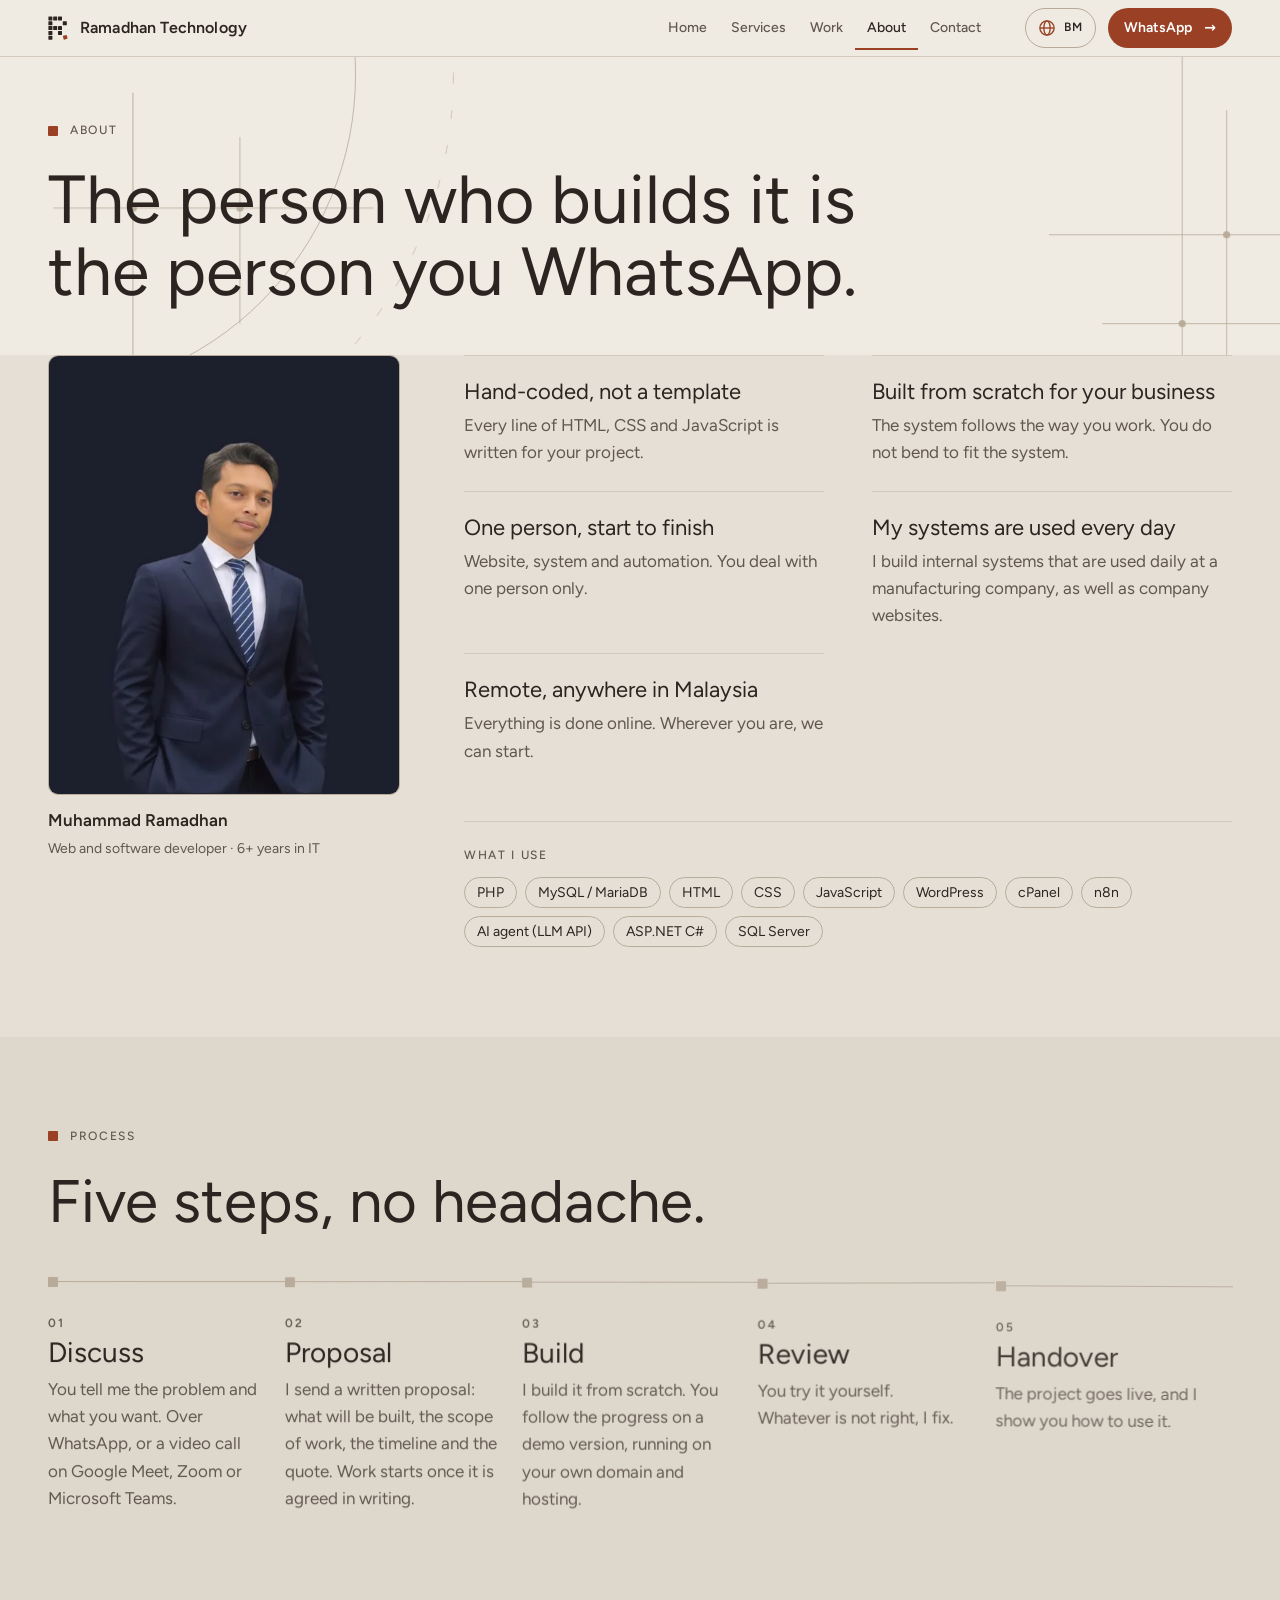
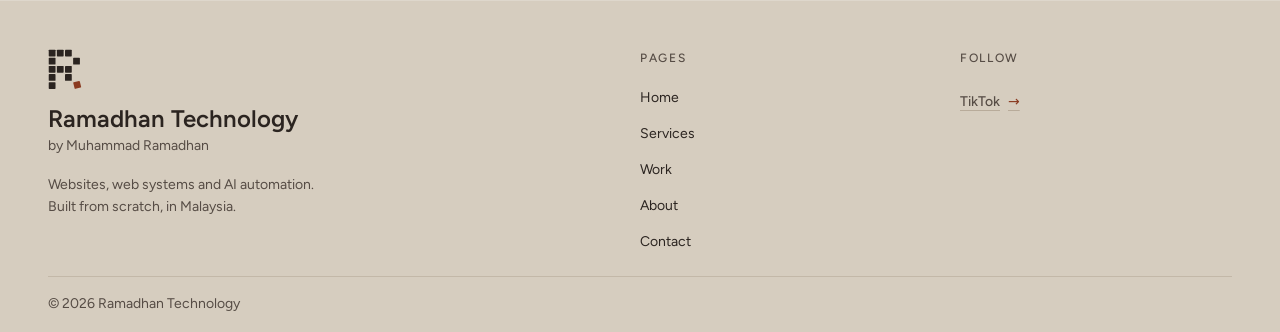
<file: about.html>
<!doctype html>
<!-- GENERATED FILE. Do not edit. Source: src/pages/about.php + src/partials/ + src/lang/en.php. Rebuild: php tools/build.php -->
<html lang="en">
<head>
  <meta charset="utf-8">
  <meta name="viewport" content="width=device-width, initial-scale=1">

  <!-- Page topic first, brand last: search results cut long titles, so the words people search for come first (2026-11-15). -->
  <title>About Muhammad Ramadhan, web and software developer | Ramadhan Technology</title>
  <meta name="description" content="Who builds your project and how it goes, step by step.">

  <!-- Tells search engines the address of this page and where its other-language twin lives. -->
  <link rel="canonical" href="https://ramadhan-technology.github.io/about.html">
  <link rel="alternate" hreflang="en" href="https://ramadhan-technology.github.io/about.html">
  <link rel="alternate" hreflang="ms" href="https://ramadhan-technology.github.io/ms/about.html">
  <link rel="alternate" hreflang="x-default" href="https://ramadhan-technology.github.io/about.html">
  <meta name="theme-color" content="#E6DFD5">
  <!-- Google Search Console ownership check for https://ramadhan-technology.github.io/ (added 2026-11-15). Keep it: removing it can undo the verification. -->
  <meta name="google-site-verification" content="Y5rKzQmZVrJzftSirqtqzZpSvb0yGM497enElyfdAQU">

  <!-- Icons: SVG for browser tabs, PNG for iPhone home screens, manifest for Android "add to home screen". -->
  <link rel="icon" href="assets/img/logo/favicon.svg" type="image/svg+xml">
  <link rel="apple-touch-icon" href="assets/img/logo/apple-touch-icon.png">
  <link rel="manifest" href="site.webmanifest">

  <!-- How the link looks when shared (WhatsApp, TikTok, Facebook, X). The image must be a full address. -->
  <meta property="og:type" content="website">
  <meta property="og:site_name" content="Ramadhan Technology">
  <meta property="og:title" content="About Muhammad Ramadhan, web and software developer | Ramadhan Technology">
  <meta property="og:description" content="Who builds your project and how it goes, step by step.">
  <meta property="og:url" content="https://ramadhan-technology.github.io/about.html">
  <meta property="og:locale" content="en_MY">
  <meta property="og:image" content="https://ramadhan-technology.github.io/assets/img/og/og-image.png">
  <meta property="og:image:width" content="1200">
  <meta property="og:image:height" content="630">
  <meta property="og:image:alt" content="Ramadhan Technology: From manual to system.">
  <meta name="twitter:card" content="summary_large_image">

  <!-- Preload the two fonts so the headline does not flash in a fallback font. -->
  <link rel="preload" href="assets/fonts/figtree-latin-var.woff2" as="font" type="font/woff2" crossorigin>

  <!-- One stylesheet. It is generated from the six files in assets/css/ by tools/build.php
       (tokens, base, layout, components, sections, motion, in that order). Edit those, not site.css. -->
  <link rel="stylesheet" href="assets/css/site.css?v=e5fca1a1">

  <!-- Runs before the page is drawn. Adds the class "js" to <html> so motion.css may hide elements that
       JavaScript will animate in. Skipped entirely when the visitor asked for reduced motion.
       Safety net: if the animation code has not started after 4 seconds (slow network, blocked file),
       the class is removed again and everything simply shows. Nothing can stay invisible. -->
  <script>
    if (!matchMedia('(prefers-reduced-motion: reduce)').matches) {
      document.documentElement.classList.add('js');
      setTimeout(function () {
        if (!window.__motionReady) document.documentElement.classList.remove('js');
      }, 4000);
    }
  </script>

  <!-- Libraries (self-hosted, versions in CREDITS.md). "defer" = download in parallel, run after the HTML is parsed, in this order. -->
  <script defer src="assets/vendor/gsap.min.js?v=ff86cb55"></script>
  <script defer src="assets/vendor/ScrollTrigger.min.js?v=2e3b8c36"></script>
  <script defer src="assets/vendor/SplitText.min.js?v=6631fa05"></script>
  <!-- Import map: makes the browser fetch the current version of every JavaScript module (see import_map() in tools/build.php). Must come before the first module script. -->
  <script type="importmap">{
    "imports": {
        "assets/js/main.js": "assets/js/main.js?v=f33dfee9",
        "assets/js/motion/micro.js": "assets/js/motion/micro.js?v=b229359f",
        "assets/js/motion/reveal.js": "assets/js/motion/reveal.js?v=735575f1",
        "assets/js/motion/sections.js": "assets/js/motion/sections.js?v=23dfea08",
        "assets/js/motion/smooth-scroll.js": "assets/js/motion/smooth-scroll.js?v=a37d7d11",
        "assets/js/motion/text.js": "assets/js/motion/text.js?v=7a8203f7",
        "assets/js/motion/tokens.js": "assets/js/motion/tokens.js?v=127d6581",
        "assets/js/webgl/hero-shaders.js": "assets/js/webgl/hero-shaders.js?v=37693c54",
        "assets/js/webgl/hero.js": "assets/js/webgl/hero.js?v=019653df",
        "assets/js/work.js": "assets/js/work.js?v=d41ed4db"
    }
}</script>
  <!-- Our own code. type="module" scripts are deferred too and run after the three above. -->
  <script type="module" src="assets/js/main.js?v=f33dfee9"></script>
</head>
<body>

<a class="skip-link" href="#content">Skip to content</a>

<!-- SVG artwork defined once and reused with <use>. All original, drawn for this project. -->
<svg width="0" height="0" style="position:absolute" aria-hidden="true" focusable="false">
  <defs>
    <!-- Logo mark "Grid R". currentColor = module colour, --mark-accent = the tilted foot. -->
    <symbol id="mark" viewBox="0 0 50 62">
      <g fill="currentColor">
        <rect x="1" y="1" width="10" height="10" rx="1"/><rect x="13" y="1" width="10" height="10" rx="1"/><rect x="25" y="1" width="10" height="10" rx="1"/>
        <rect x="1" y="13" width="10" height="10" rx="1"/><rect x="37" y="13" width="10" height="10" rx="1"/>
        <rect x="1" y="25" width="10" height="10" rx="1"/><rect x="13" y="25" width="10" height="10" rx="1"/><rect x="25" y="25" width="10" height="10" rx="1"/>
        <rect x="1" y="37" width="10" height="10" rx="1"/><rect x="25" y="37" width="10" height="10" rx="1"/>
        <rect x="1" y="49" width="10" height="10" rx="1"/>
      </g>
      <rect x="38" y="48" width="10" height="10" rx="1" fill="var(--mark-accent, currentColor)" transform="rotate(-14 43 53)"/>
    </symbol>

    <!-- The four "fragments" of a manual business. Each is drawn in a 64x64 box so they can share one grid. -->
    <symbol id="frag-slip" viewBox="0 0 64 64">   <!-- a paper slip -->
      <rect x="12" y="4" width="40" height="56" rx="2" fill="none" stroke="currentColor" stroke-width="2.5"/>
      <path d="M20 18h24M20 28h24M20 38h14" stroke="currentColor" stroke-width="2.5" fill="none"/>
    </symbol>
    <symbol id="frag-chat" viewBox="0 0 64 64">   <!-- a chat bubble -->
      <path d="M6 12h52v32H26l-12 10V44H6z" fill="none" stroke="currentColor" stroke-width="2.5" stroke-linejoin="round"/>
      <path d="M16 24h32M16 33h20" stroke="currentColor" stroke-width="2.5" fill="none"/>
    </symbol>
    <symbol id="frag-cells" viewBox="0 0 64 64">  <!-- spreadsheet cells -->
      <rect x="6" y="10" width="52" height="44" fill="none" stroke="currentColor" stroke-width="2.5"/>
      <path d="M6 25h52M6 40h52M24 10v44M41 10v44" stroke="currentColor" stroke-width="2.5" fill="none"/>
    </symbol>
    <symbol id="frag-note" viewBox="0 0 64 64">   <!-- a sticky note -->
      <path d="M10 10h44v32L42 54H10z" fill="currentColor"/>
    </symbol>

    <!-- One small illustration per service. -->
    <symbol id="art-web" viewBox="0 0 160 100">   <!-- a browser window made of modules -->
      <rect x="2" y="2" width="156" height="96" rx="6" fill="none" stroke="currentColor" stroke-width="2"/>
      <path d="M2 20h156" stroke="currentColor" stroke-width="2"/>
      <rect x="12" y="8" width="6" height="6" fill="currentColor"/><rect x="22" y="8" width="6" height="6" fill="currentColor"/>
      <rect x="14" y="32" width="70" height="12" fill="currentColor"/>
      <rect x="14" y="50" width="46" height="6" fill="currentColor" opacity=".5"/>
      <rect x="14" y="68" width="34" height="14" rx="7" fill="var(--color-accent)"/>
      <rect x="100" y="32" width="44" height="50" fill="none" stroke="currentColor" stroke-width="2"/>
    </symbol>
    <symbol id="art-app" viewBox="0 0 160 100">   <!-- a table of records with one row highlighted -->
      <rect x="2" y="2" width="156" height="96" rx="6" fill="none" stroke="currentColor" stroke-width="2"/>
      <path d="M2 26h156M2 50h156M2 74h156M52 2v96M108 2v96" stroke="currentColor" stroke-width="2" opacity=".55"/>
      <rect x="3" y="51" width="154" height="22" fill="var(--color-accent)"/>
      <rect x="12" y="11" width="28" height="6" fill="currentColor"/><rect x="62" y="11" width="34" height="6" fill="currentColor"/><rect x="118" y="11" width="24" height="6" fill="currentColor"/>
    </symbol>
    <symbol id="art-ai" viewBox="0 0 160 100">    <!-- a workflow: three steps joined by lines -->
      <path d="M34 50h30M96 50h30" stroke="currentColor" stroke-width="2"/>
      <rect x="6" y="36" width="28" height="28" rx="4" fill="none" stroke="currentColor" stroke-width="2"/>
      <rect x="64" y="34" width="32" height="32" rx="4" fill="var(--color-accent)"/>
      <rect x="126" y="36" width="28" height="28" rx="4" fill="none" stroke="currentColor" stroke-width="2"/>
      <path d="M80 34V14h50v22M80 66v20H30V64" stroke="currentColor" stroke-width="2" fill="none" opacity=".55"/>
    </symbol>
  </defs>
</svg>

<header class="site-header">
  <div class="container site-header__inner">
    <a class="brand" href="./" aria-label="Ramadhan Technology, back to the home page">
      <svg class="brand__mark" width="20" height="25" aria-hidden="true"><use href="#mark"/></svg>
      <span class="brand__name">Ramadhan Technology</span>
    </a>

    <!-- Desktop menu: a plain row of links (hidden on phones). -->
    <nav class="nav" aria-label="Main menu">
      <a class="nav__link" href="./">Home</a>
      <a class="nav__link" href="services.html">Services</a>
      <a class="nav__link" href="work.html">Work</a>
      <a class="nav__link" href="about.html" aria-current="page">About</a>
      <a class="nav__link" href="contact.html">Contact</a>
    </nav>

    <div class="site-header__actions">
      <!-- Language switch: a globe plus the code of the OTHER language. One tap goes to the same page
           in that language. It is a plain link (each language is its own page), so no JavaScript. -->
      <a class="lang-switch" href="ms/about.html" lang="ms" hreflang="ms">
        <svg class="lang-switch__icon" viewBox="0 0 24 24" width="18" height="18" aria-hidden="true">
          <!-- globe: outline, equator, one meridian -->
          <g fill="none" stroke="currentColor" stroke-width="1.8">
            <circle cx="12" cy="12" r="9.5"/>
            <path d="M2.5 12h19"/>
            <ellipse cx="12" cy="12" rx="4.2" ry="9.5"/>
          </g>
        </svg>
        <!-- Screen readers hear the full sentence; sighted visitors see the short code. -->
        <span class="visually-hidden">Tukar ke Bahasa Melayu</span>
        <span aria-hidden="true">BM</span>
      </a>

      <a class="btn btn--small site-header__cta" href="https://wa.me/60196775621?text=Hi%2C%20I%20would%20like%20to%20discuss%20a%20project%20for%20my%20business." target="_blank" rel="noopener">WhatsApp</a>

      <!-- Phone menu: <details> is a native open/close element, so it works without JavaScript (hidden on desktop). -->
      <details class="menu">
        <!-- Three bars that turn into an X when open. The word "Menu" stays for screen readers. -->
        <summary class="menu__button">
          <span class="menu__icon" aria-hidden="true"><i></i><i></i><i></i></span>
          <span class="visually-hidden">Menu</span>
        </summary>
        <nav class="menu__panel" aria-label="Main menu">
          <a class="menu__link" href="./">Home</a>
          <a class="menu__link" href="services.html">Services</a>
          <a class="menu__link" href="work.html">Work</a>
          <a class="menu__link" href="about.html" aria-current="page">About</a>
          <a class="menu__link" href="contact.html">Contact</a>
        </nav>
      </details>
    </div>
  </div>
</header>

<main id="content">

  <section class="page-head" aria-labelledby="page-title">
    <div class="backdrop" aria-hidden="true">
      <svg viewBox="0 0 1440 900" preserveAspectRatio="xMidYMin slice" focusable="false">
        <defs>
          <radialGradient id="bd-glow" cx="78%" cy="18%" r="55%">
            <stop offset="0" style="stop-color: var(--color-backdrop-glow); stop-opacity: 1"/>
            <stop offset="1" style="stop-color: var(--color-backdrop-glow); stop-opacity: 0"/>
          </radialGradient>
          <linearGradient id="bd-mist" x1="0" y1="0" x2="0" y2="1">
            <stop offset="0.45" style="stop-color: var(--color-bg); stop-opacity: 0"/>
            <stop offset="1" style="stop-color: var(--color-bg); stop-opacity: 1"/>
          </linearGradient>
        </defs>

        <!-- soft light and mist -->
        <rect width="1440" height="900" fill="url(#bd-glow)"/>
        <rect width="1440" height="900" fill="url(#bd-mist)"/>

        <!-- large arcs, top left -->
        <circle class="backdrop__line" pathLength="1" cx="40" cy="20" r="360"/>
        <circle class="backdrop__line backdrop__line--faint" pathLength="1" cx="40" cy="20" r="470"/>

        <!-- crosshair cluster, top left -->
        <line class="backdrop__line" pathLength="1" x1="150" y1="40"  x2="150" y2="420"/>
        <line class="backdrop__line" pathLength="1" x1="270" y1="90"  x2="270" y2="300"/>
        <line class="backdrop__line" pathLength="1" x1="60"  y1="170" x2="420" y2="170"/>
        <line class="backdrop__line" pathLength="1" x1="100" y1="360" x2="300" y2="360"/>
        <circle class="backdrop__node" cx="150" cy="170" r="4"/>
        <circle class="backdrop__node" cx="270" cy="170" r="4"/>
        <circle class="backdrop__node backdrop__node--accent" cx="150" cy="360" r="4.5"/>

        <!-- crosshair cluster, right -->
        <line class="backdrop__line" pathLength="1" x1="1330" y1="0"   x2="1330" y2="520"/>
        <line class="backdrop__line" pathLength="1" x1="1380" y1="60"  x2="1380" y2="380"/>
        <line class="backdrop__line" pathLength="1" x1="1180" y1="200" x2="1440" y2="200"/>
        <line class="backdrop__line" pathLength="1" x1="1240" y1="300" x2="1440" y2="300"/>
        <circle class="backdrop__node" cx="1380" cy="200" r="4"/>
        <circle class="backdrop__node" cx="1330" cy="300" r="4"/>

        <!-- a small workflow: three modules joined by right-angled connectors, bottom right -->
        <path class="backdrop__line" pathLength="1" d="M960 760 H1060 V700 H1160 V760 H1260"/>
        <rect class="backdrop__module" x="944" y="744" width="32" height="32" rx="4"/>
        <rect class="backdrop__module" x="1144" y="684" width="32" height="32" rx="4"/>
        <rect class="backdrop__module backdrop__module--accent" x="1244" y="744" width="32" height="32" rx="4"/>

        <!-- Grid R mark as a watermark, bottom left -->
        <g class="backdrop__mark" transform="translate(40 560) scale(5.2)">
          <rect x="1" y="1" width="10" height="10" rx="1"/><rect x="13" y="1" width="10" height="10" rx="1"/><rect x="25" y="1" width="10" height="10" rx="1"/>
          <rect x="1" y="13" width="10" height="10" rx="1"/><rect x="37" y="13" width="10" height="10" rx="1"/>
          <rect x="1" y="25" width="10" height="10" rx="1"/><rect x="13" y="25" width="10" height="10" rx="1"/><rect x="25" y="25" width="10" height="10" rx="1"/>
          <rect x="1" y="37" width="10" height="10" rx="1"/><rect x="25" y="37" width="10" height="10" rx="1"/>
          <rect x="1" y="49" width="10" height="10" rx="1"/>
          <rect x="38" y="48" width="10" height="10" rx="1" transform="rotate(-14 43 53)"/>
        </g>
      </svg>
    </div>
    <div class="container">
      <p class="section-tag">About</p>
      <h1 class="section-title section-title--long page-head__title" id="page-title">The person who builds it is the person you WhatsApp.</h1>
    </div>
  </section>

  <section class="section section--flush why" aria-label="About">
    <div class="container">
      <div class="why__grid">
        <!-- The photo is optional. Delete this whole <figure> and the section still lays out correctly. -->
        <!-- No data-reveal here: on phones the photo is near the top, so it shows straight away (CSS entrance only). -->
        <figure class="why__photo">
          <img src="assets/img/about/ramadhan-862.webp"
               srcset="assets/img/about/ramadhan-480.webp 480w, assets/img/about/ramadhan-862.webp 862w"
               sizes="(min-width: 60rem) 22rem, 20rem"
               width="862" height="1080" decoding="async" fetchpriority="high"
               alt="Muhammad Ramadhan, in a dark suit and tie">
          <figcaption>Muhammad Ramadhan<br><span>Web and software developer · 6+ years in IT</span></figcaption>
        </figure>

        <div class="why__content">
          <ul class="reasons">
            <li data-reveal="snap" class="reason">
              <h2 class="reason__title">Hand-coded, not a template</h2>
              <p>Every line of HTML, CSS and JavaScript is written for your project.</p>
            </li>
            <li data-reveal="snap" class="reason">
              <h2 class="reason__title">Built from scratch for your business</h2>
              <p>The system follows the way you work. You do not bend to fit the system.</p>
            </li>
            <li data-reveal="snap" class="reason">
              <h2 class="reason__title">One person, start to finish</h2>
              <p>Website, system and automation. You deal with one person only.</p>
            </li>
            <li data-reveal="snap" class="reason">
              <h2 class="reason__title">My systems are used every day</h2>
              <p>I build internal systems that are used daily at a manufacturing company, as well as company websites.</p>
            </li>
            <li data-reveal="snap" class="reason">
              <h2 class="reason__title">Remote, anywhere in Malaysia</h2>
              <p>Everything is done online. Wherever you are, we can start.</p>
            </li>
          </ul>

          <div data-reveal="fade" class="stack">
            <p class="label">What I use</p>
            <ul class="chips">
              <li>PHP</li>
              <li>MySQL / MariaDB</li>
              <li>HTML</li>
              <li>CSS</li>
              <li>JavaScript</li>
              <li>WordPress</li>
              <li>cPanel</li>
              <li>n8n</li>
              <li>AI agent (LLM API)</li>
              <li>ASP.NET C#</li>
              <li>SQL Server</li>
            </ul>
          </div>
        </div>
      </div>
    </div>
  </section>

  <!-- ============================ PROCESS ============================ -->
  <section class="section section--band process" id="process" aria-labelledby="process-title">
    <div class="container">
      <p class="section-tag">Process</p>
      <h2 data-reveal="lines" class="section-title" id="process-title">Five steps, no headache.</h2>

      <ol class="steps">
        <li data-reveal="snap" class="step">
          <p class="step__num" aria-hidden="true">01</p>
          <h3 class="step__title">Discuss</h3>
          <p class="step__text">You tell me the problem and what you want. Over WhatsApp, or a video call on Google Meet, Zoom or Microsoft Teams.</p>
        </li>
        <li data-reveal="snap" class="step">
          <p class="step__num" aria-hidden="true">02</p>
          <h3 class="step__title">Proposal</h3>
          <p class="step__text">I send a written proposal: what will be built, the scope of work, the timeline and the quote. Work starts once it is agreed in writing.</p>
        </li>
        <li data-reveal="snap" class="step">
          <p class="step__num" aria-hidden="true">03</p>
          <h3 class="step__title">Build</h3>
          <p class="step__text">I build it from scratch. You follow the progress on a demo version, running on your own domain and hosting.</p>
        </li>
        <li data-reveal="snap" class="step">
          <p class="step__num" aria-hidden="true">04</p>
          <h3 class="step__title">Review</h3>
          <p class="step__text">You try it yourself. Whatever is not right, I fix.</p>
        </li>
        <li data-reveal="snap" class="step">
          <p class="step__num" aria-hidden="true">05</p>
          <h3 class="step__title">Handover</h3>
          <p class="step__text">The project goes live, and I show you how to use it.</p>
        </li>
      </ol>
    </div>
  </section>
</main>

<footer class="site-footer">
  <div class="container site-footer__inner">
    <div class="site-footer__brand">
      <svg class="site-footer__mark" width="34" height="42" aria-hidden="true"><use href="#mark"/></svg>
      <p class="site-footer__name">Ramadhan Technology</p>
      <p class="site-footer__by">by Muhammad Ramadhan</p>
      <p class="site-footer__line">Websites, web systems and AI automation. Built from scratch, in Malaysia.</p>
    </div>

    <nav class="site-footer__links" aria-label="Pages">
      <p class="label">Pages</p>
      <a class="footer-link" href="./">Home</a>
      <a class="footer-link" href="services.html">Services</a>
      <a class="footer-link" href="work.html">Work</a>
      <a class="footer-link" href="about.html">About</a>
      <a class="footer-link" href="contact.html">Contact</a>
    </nav>

    <div class="site-footer__links">
      <p class="label">Follow</p>
      <a class="link-arrow" href="https://www.tiktok.com/@muhamadramadhan5916" target="_blank" rel="noopener">TikTok</a>
    </div>

    <div class="site-footer__legal">
      <p>© 2026 Ramadhan Technology</p>
      <!-- SSM REGISTRATION SLOT (hidden on purpose).
           Do NOT show this until the registration is confirmed active by the owner.
           To show it: in src/partials/footer.php, fill in the number and move the <p> line below out of this comment.
           <p>No. Pendaftaran SSM: [PLACEHOLDER: SSM number]</p>
      -->
    </div>
  </div>
</footer>

<!-- Floating WhatsApp button, phones only (hidden from 45rem up, where the header button takes over).
     Round icon button when the OFFICIAL WhatsApp icon is saved as assets/img/brand/whatsapp.svg
     (download it from Meta's WhatsApp brand resources; use it unchanged). Without that file: a small text pill. -->
<a class="fab fab--icon" href="https://wa.me/60196775621?text=Hi%2C%20I%20would%20like%20to%20discuss%20a%20project%20for%20my%20business." target="_blank" rel="noopener" aria-label="WhatsApp me"><img src="assets/img/brand/whatsapp.svg" width="30" height="30" alt=""></a>

</body>
</html>
</file>
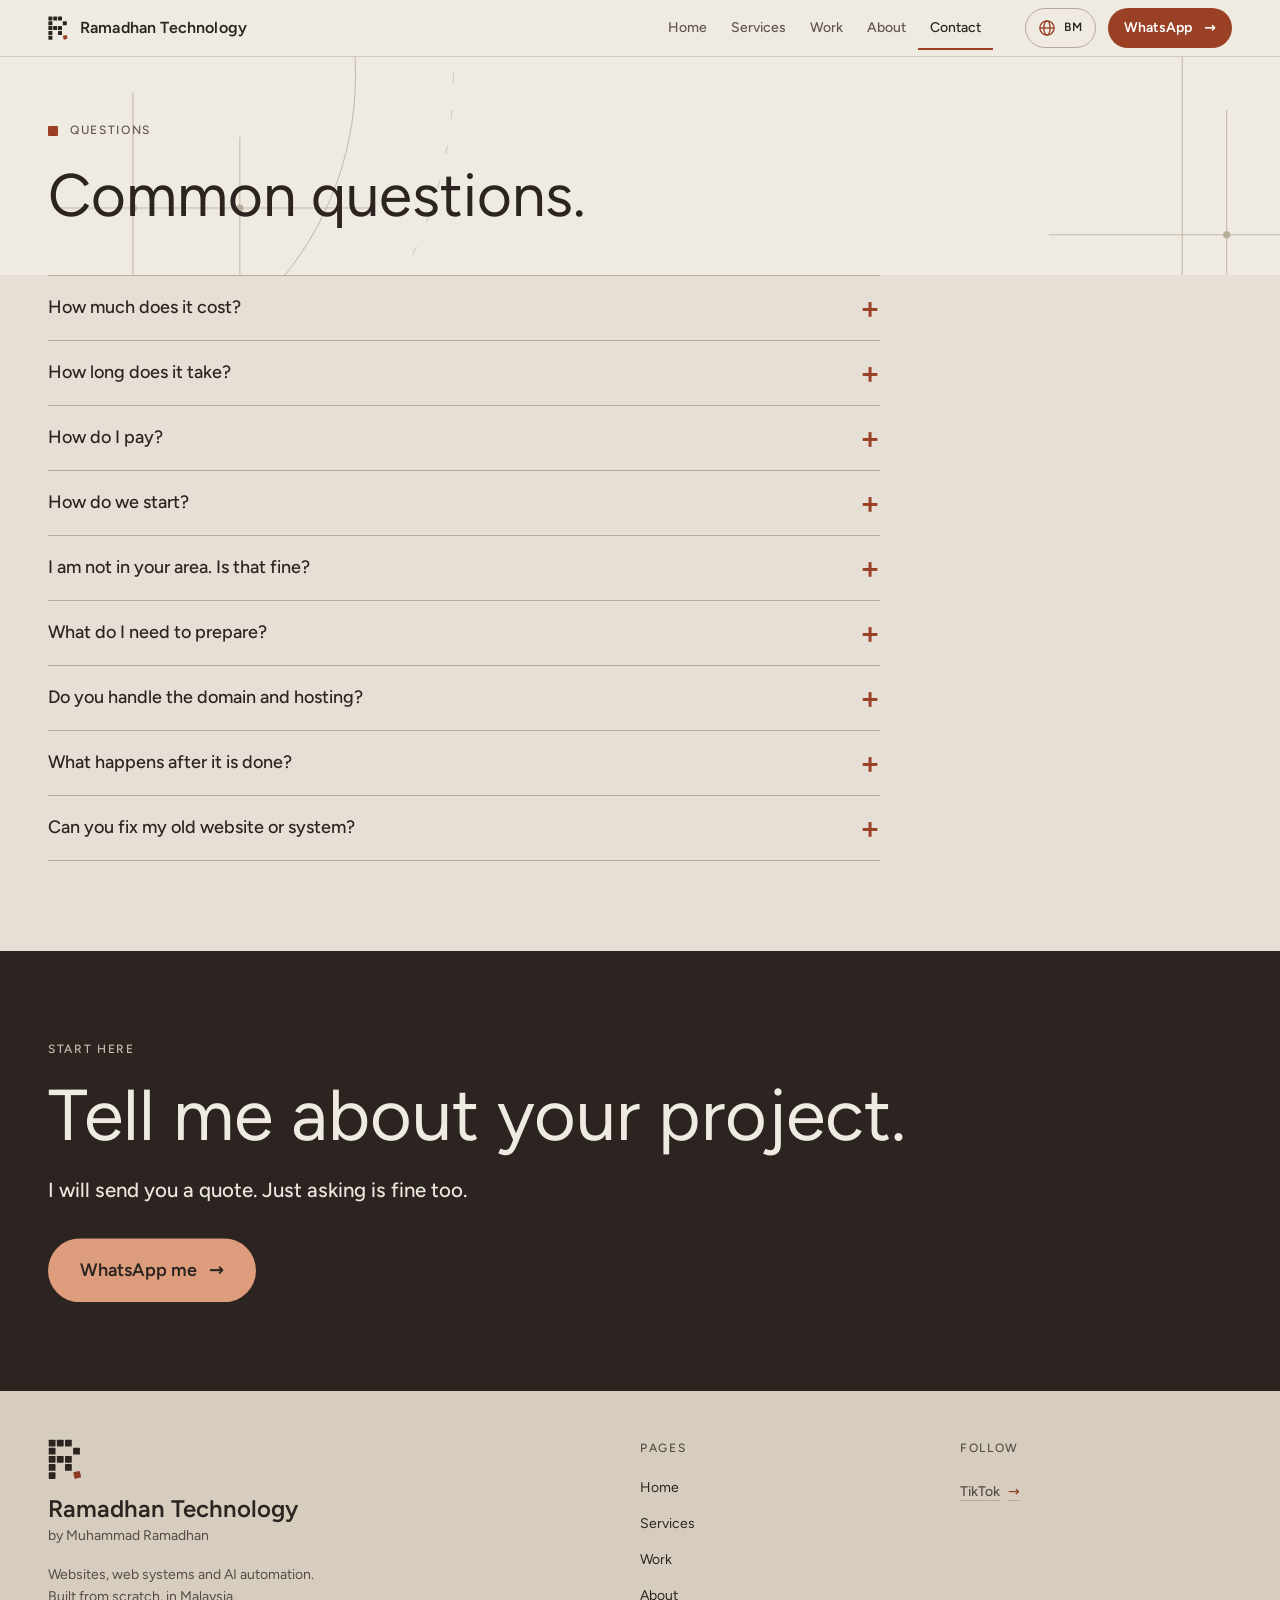
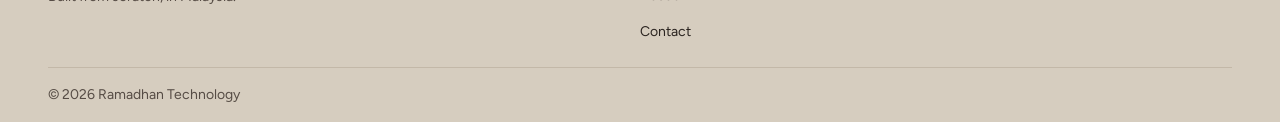
<file: contact.html>
<!doctype html>
<!-- GENERATED FILE. Do not edit. Source: src/pages/contact.php + src/partials/ + src/lang/en.php. Rebuild: php tools/build.php -->
<html lang="en">
<head>
  <meta charset="utf-8">
  <meta name="viewport" content="width=device-width, initial-scale=1">

  <!-- Page topic first, brand last: search results cut long titles, so the words people search for come first (2026-11-15). -->
  <title>Contact and FAQ: get a quote on WhatsApp | Ramadhan Technology</title>
  <meta name="description" content="Common questions, and how to start: tell me about your project on WhatsApp and get a quote.">

  <!-- Tells search engines the address of this page and where its other-language twin lives. -->
  <link rel="canonical" href="https://ramadhan-technology.github.io/contact.html">
  <link rel="alternate" hreflang="en" href="https://ramadhan-technology.github.io/contact.html">
  <link rel="alternate" hreflang="ms" href="https://ramadhan-technology.github.io/ms/contact.html">
  <link rel="alternate" hreflang="x-default" href="https://ramadhan-technology.github.io/contact.html">
  <meta name="theme-color" content="#E6DFD5">
  <!-- Google Search Console ownership check for https://ramadhan-technology.github.io/ (added 2026-11-15). Keep it: removing it can undo the verification. -->
  <meta name="google-site-verification" content="Y5rKzQmZVrJzftSirqtqzZpSvb0yGM497enElyfdAQU">

  <!-- Icons: SVG for browser tabs, PNG for iPhone home screens, manifest for Android "add to home screen". -->
  <link rel="icon" href="assets/img/logo/favicon.svg" type="image/svg+xml">
  <link rel="apple-touch-icon" href="assets/img/logo/apple-touch-icon.png">
  <link rel="manifest" href="site.webmanifest">

  <!-- How the link looks when shared (WhatsApp, TikTok, Facebook, X). The image must be a full address. -->
  <meta property="og:type" content="website">
  <meta property="og:site_name" content="Ramadhan Technology">
  <meta property="og:title" content="Contact and FAQ: get a quote on WhatsApp | Ramadhan Technology">
  <meta property="og:description" content="Common questions, and how to start: tell me about your project on WhatsApp and get a quote.">
  <meta property="og:url" content="https://ramadhan-technology.github.io/contact.html">
  <meta property="og:locale" content="en_MY">
  <meta property="og:image" content="https://ramadhan-technology.github.io/assets/img/og/og-image.png">
  <meta property="og:image:width" content="1200">
  <meta property="og:image:height" content="630">
  <meta property="og:image:alt" content="Ramadhan Technology: From manual to system.">
  <meta name="twitter:card" content="summary_large_image">

  <!-- Preload the two fonts so the headline does not flash in a fallback font. -->
  <link rel="preload" href="assets/fonts/figtree-latin-var.woff2" as="font" type="font/woff2" crossorigin>

  <!-- One stylesheet. It is generated from the six files in assets/css/ by tools/build.php
       (tokens, base, layout, components, sections, motion, in that order). Edit those, not site.css. -->
  <link rel="stylesheet" href="assets/css/site.css?v=e5fca1a1">

  <!-- Runs before the page is drawn. Adds the class "js" to <html> so motion.css may hide elements that
       JavaScript will animate in. Skipped entirely when the visitor asked for reduced motion.
       Safety net: if the animation code has not started after 4 seconds (slow network, blocked file),
       the class is removed again and everything simply shows. Nothing can stay invisible. -->
  <script>
    if (!matchMedia('(prefers-reduced-motion: reduce)').matches) {
      document.documentElement.classList.add('js');
      setTimeout(function () {
        if (!window.__motionReady) document.documentElement.classList.remove('js');
      }, 4000);
    }
  </script>

  <!-- Libraries (self-hosted, versions in CREDITS.md). "defer" = download in parallel, run after the HTML is parsed, in this order. -->
  <script defer src="assets/vendor/gsap.min.js?v=ff86cb55"></script>
  <script defer src="assets/vendor/ScrollTrigger.min.js?v=2e3b8c36"></script>
  <script defer src="assets/vendor/SplitText.min.js?v=6631fa05"></script>
  <!-- Import map: makes the browser fetch the current version of every JavaScript module (see import_map() in tools/build.php). Must come before the first module script. -->
  <script type="importmap">{
    "imports": {
        "assets/js/main.js": "assets/js/main.js?v=f33dfee9",
        "assets/js/motion/micro.js": "assets/js/motion/micro.js?v=b229359f",
        "assets/js/motion/reveal.js": "assets/js/motion/reveal.js?v=735575f1",
        "assets/js/motion/sections.js": "assets/js/motion/sections.js?v=23dfea08",
        "assets/js/motion/smooth-scroll.js": "assets/js/motion/smooth-scroll.js?v=a37d7d11",
        "assets/js/motion/text.js": "assets/js/motion/text.js?v=7a8203f7",
        "assets/js/motion/tokens.js": "assets/js/motion/tokens.js?v=127d6581",
        "assets/js/webgl/hero-shaders.js": "assets/js/webgl/hero-shaders.js?v=37693c54",
        "assets/js/webgl/hero.js": "assets/js/webgl/hero.js?v=019653df",
        "assets/js/work.js": "assets/js/work.js?v=d41ed4db"
    }
}</script>
  <!-- Our own code. type="module" scripts are deferred too and run after the three above. -->
  <script type="module" src="assets/js/main.js?v=f33dfee9"></script>
</head>
<body>

<a class="skip-link" href="#content">Skip to content</a>

<!-- SVG artwork defined once and reused with <use>. All original, drawn for this project. -->
<svg width="0" height="0" style="position:absolute" aria-hidden="true" focusable="false">
  <defs>
    <!-- Logo mark "Grid R". currentColor = module colour, --mark-accent = the tilted foot. -->
    <symbol id="mark" viewBox="0 0 50 62">
      <g fill="currentColor">
        <rect x="1" y="1" width="10" height="10" rx="1"/><rect x="13" y="1" width="10" height="10" rx="1"/><rect x="25" y="1" width="10" height="10" rx="1"/>
        <rect x="1" y="13" width="10" height="10" rx="1"/><rect x="37" y="13" width="10" height="10" rx="1"/>
        <rect x="1" y="25" width="10" height="10" rx="1"/><rect x="13" y="25" width="10" height="10" rx="1"/><rect x="25" y="25" width="10" height="10" rx="1"/>
        <rect x="1" y="37" width="10" height="10" rx="1"/><rect x="25" y="37" width="10" height="10" rx="1"/>
        <rect x="1" y="49" width="10" height="10" rx="1"/>
      </g>
      <rect x="38" y="48" width="10" height="10" rx="1" fill="var(--mark-accent, currentColor)" transform="rotate(-14 43 53)"/>
    </symbol>

    <!-- The four "fragments" of a manual business. Each is drawn in a 64x64 box so they can share one grid. -->
    <symbol id="frag-slip" viewBox="0 0 64 64">   <!-- a paper slip -->
      <rect x="12" y="4" width="40" height="56" rx="2" fill="none" stroke="currentColor" stroke-width="2.5"/>
      <path d="M20 18h24M20 28h24M20 38h14" stroke="currentColor" stroke-width="2.5" fill="none"/>
    </symbol>
    <symbol id="frag-chat" viewBox="0 0 64 64">   <!-- a chat bubble -->
      <path d="M6 12h52v32H26l-12 10V44H6z" fill="none" stroke="currentColor" stroke-width="2.5" stroke-linejoin="round"/>
      <path d="M16 24h32M16 33h20" stroke="currentColor" stroke-width="2.5" fill="none"/>
    </symbol>
    <symbol id="frag-cells" viewBox="0 0 64 64">  <!-- spreadsheet cells -->
      <rect x="6" y="10" width="52" height="44" fill="none" stroke="currentColor" stroke-width="2.5"/>
      <path d="M6 25h52M6 40h52M24 10v44M41 10v44" stroke="currentColor" stroke-width="2.5" fill="none"/>
    </symbol>
    <symbol id="frag-note" viewBox="0 0 64 64">   <!-- a sticky note -->
      <path d="M10 10h44v32L42 54H10z" fill="currentColor"/>
    </symbol>

    <!-- One small illustration per service. -->
    <symbol id="art-web" viewBox="0 0 160 100">   <!-- a browser window made of modules -->
      <rect x="2" y="2" width="156" height="96" rx="6" fill="none" stroke="currentColor" stroke-width="2"/>
      <path d="M2 20h156" stroke="currentColor" stroke-width="2"/>
      <rect x="12" y="8" width="6" height="6" fill="currentColor"/><rect x="22" y="8" width="6" height="6" fill="currentColor"/>
      <rect x="14" y="32" width="70" height="12" fill="currentColor"/>
      <rect x="14" y="50" width="46" height="6" fill="currentColor" opacity=".5"/>
      <rect x="14" y="68" width="34" height="14" rx="7" fill="var(--color-accent)"/>
      <rect x="100" y="32" width="44" height="50" fill="none" stroke="currentColor" stroke-width="2"/>
    </symbol>
    <symbol id="art-app" viewBox="0 0 160 100">   <!-- a table of records with one row highlighted -->
      <rect x="2" y="2" width="156" height="96" rx="6" fill="none" stroke="currentColor" stroke-width="2"/>
      <path d="M2 26h156M2 50h156M2 74h156M52 2v96M108 2v96" stroke="currentColor" stroke-width="2" opacity=".55"/>
      <rect x="3" y="51" width="154" height="22" fill="var(--color-accent)"/>
      <rect x="12" y="11" width="28" height="6" fill="currentColor"/><rect x="62" y="11" width="34" height="6" fill="currentColor"/><rect x="118" y="11" width="24" height="6" fill="currentColor"/>
    </symbol>
    <symbol id="art-ai" viewBox="0 0 160 100">    <!-- a workflow: three steps joined by lines -->
      <path d="M34 50h30M96 50h30" stroke="currentColor" stroke-width="2"/>
      <rect x="6" y="36" width="28" height="28" rx="4" fill="none" stroke="currentColor" stroke-width="2"/>
      <rect x="64" y="34" width="32" height="32" rx="4" fill="var(--color-accent)"/>
      <rect x="126" y="36" width="28" height="28" rx="4" fill="none" stroke="currentColor" stroke-width="2"/>
      <path d="M80 34V14h50v22M80 66v20H30V64" stroke="currentColor" stroke-width="2" fill="none" opacity=".55"/>
    </symbol>
  </defs>
</svg>

<header class="site-header">
  <div class="container site-header__inner">
    <a class="brand" href="./" aria-label="Ramadhan Technology, back to the home page">
      <svg class="brand__mark" width="20" height="25" aria-hidden="true"><use href="#mark"/></svg>
      <span class="brand__name">Ramadhan Technology</span>
    </a>

    <!-- Desktop menu: a plain row of links (hidden on phones). -->
    <nav class="nav" aria-label="Main menu">
      <a class="nav__link" href="./">Home</a>
      <a class="nav__link" href="services.html">Services</a>
      <a class="nav__link" href="work.html">Work</a>
      <a class="nav__link" href="about.html">About</a>
      <a class="nav__link" href="contact.html" aria-current="page">Contact</a>
    </nav>

    <div class="site-header__actions">
      <!-- Language switch: a globe plus the code of the OTHER language. One tap goes to the same page
           in that language. It is a plain link (each language is its own page), so no JavaScript. -->
      <a class="lang-switch" href="ms/contact.html" lang="ms" hreflang="ms">
        <svg class="lang-switch__icon" viewBox="0 0 24 24" width="18" height="18" aria-hidden="true">
          <!-- globe: outline, equator, one meridian -->
          <g fill="none" stroke="currentColor" stroke-width="1.8">
            <circle cx="12" cy="12" r="9.5"/>
            <path d="M2.5 12h19"/>
            <ellipse cx="12" cy="12" rx="4.2" ry="9.5"/>
          </g>
        </svg>
        <!-- Screen readers hear the full sentence; sighted visitors see the short code. -->
        <span class="visually-hidden">Tukar ke Bahasa Melayu</span>
        <span aria-hidden="true">BM</span>
      </a>

      <a class="btn btn--small site-header__cta" href="https://wa.me/60196775621?text=Hi%2C%20I%20would%20like%20to%20discuss%20a%20project%20for%20my%20business." target="_blank" rel="noopener">WhatsApp</a>

      <!-- Phone menu: <details> is a native open/close element, so it works without JavaScript (hidden on desktop). -->
      <details class="menu">
        <!-- Three bars that turn into an X when open. The word "Menu" stays for screen readers. -->
        <summary class="menu__button">
          <span class="menu__icon" aria-hidden="true"><i></i><i></i><i></i></span>
          <span class="visually-hidden">Menu</span>
        </summary>
        <nav class="menu__panel" aria-label="Main menu">
          <a class="menu__link" href="./">Home</a>
          <a class="menu__link" href="services.html">Services</a>
          <a class="menu__link" href="work.html">Work</a>
          <a class="menu__link" href="about.html">About</a>
          <a class="menu__link" href="contact.html" aria-current="page">Contact</a>
        </nav>
      </details>
    </div>
  </div>
</header>

<main id="content">

  <section class="page-head" aria-labelledby="page-title">
    <div class="backdrop" aria-hidden="true">
      <svg viewBox="0 0 1440 900" preserveAspectRatio="xMidYMin slice" focusable="false">
        <defs>
          <radialGradient id="bd-glow" cx="78%" cy="18%" r="55%">
            <stop offset="0" style="stop-color: var(--color-backdrop-glow); stop-opacity: 1"/>
            <stop offset="1" style="stop-color: var(--color-backdrop-glow); stop-opacity: 0"/>
          </radialGradient>
          <linearGradient id="bd-mist" x1="0" y1="0" x2="0" y2="1">
            <stop offset="0.45" style="stop-color: var(--color-bg); stop-opacity: 0"/>
            <stop offset="1" style="stop-color: var(--color-bg); stop-opacity: 1"/>
          </linearGradient>
        </defs>

        <!-- soft light and mist -->
        <rect width="1440" height="900" fill="url(#bd-glow)"/>
        <rect width="1440" height="900" fill="url(#bd-mist)"/>

        <!-- large arcs, top left -->
        <circle class="backdrop__line" pathLength="1" cx="40" cy="20" r="360"/>
        <circle class="backdrop__line backdrop__line--faint" pathLength="1" cx="40" cy="20" r="470"/>

        <!-- crosshair cluster, top left -->
        <line class="backdrop__line" pathLength="1" x1="150" y1="40"  x2="150" y2="420"/>
        <line class="backdrop__line" pathLength="1" x1="270" y1="90"  x2="270" y2="300"/>
        <line class="backdrop__line" pathLength="1" x1="60"  y1="170" x2="420" y2="170"/>
        <line class="backdrop__line" pathLength="1" x1="100" y1="360" x2="300" y2="360"/>
        <circle class="backdrop__node" cx="150" cy="170" r="4"/>
        <circle class="backdrop__node" cx="270" cy="170" r="4"/>
        <circle class="backdrop__node backdrop__node--accent" cx="150" cy="360" r="4.5"/>

        <!-- crosshair cluster, right -->
        <line class="backdrop__line" pathLength="1" x1="1330" y1="0"   x2="1330" y2="520"/>
        <line class="backdrop__line" pathLength="1" x1="1380" y1="60"  x2="1380" y2="380"/>
        <line class="backdrop__line" pathLength="1" x1="1180" y1="200" x2="1440" y2="200"/>
        <line class="backdrop__line" pathLength="1" x1="1240" y1="300" x2="1440" y2="300"/>
        <circle class="backdrop__node" cx="1380" cy="200" r="4"/>
        <circle class="backdrop__node" cx="1330" cy="300" r="4"/>

        <!-- a small workflow: three modules joined by right-angled connectors, bottom right -->
        <path class="backdrop__line" pathLength="1" d="M960 760 H1060 V700 H1160 V760 H1260"/>
        <rect class="backdrop__module" x="944" y="744" width="32" height="32" rx="4"/>
        <rect class="backdrop__module" x="1144" y="684" width="32" height="32" rx="4"/>
        <rect class="backdrop__module backdrop__module--accent" x="1244" y="744" width="32" height="32" rx="4"/>

        <!-- Grid R mark as a watermark, bottom left -->
        <g class="backdrop__mark" transform="translate(40 560) scale(5.2)">
          <rect x="1" y="1" width="10" height="10" rx="1"/><rect x="13" y="1" width="10" height="10" rx="1"/><rect x="25" y="1" width="10" height="10" rx="1"/>
          <rect x="1" y="13" width="10" height="10" rx="1"/><rect x="37" y="13" width="10" height="10" rx="1"/>
          <rect x="1" y="25" width="10" height="10" rx="1"/><rect x="13" y="25" width="10" height="10" rx="1"/><rect x="25" y="25" width="10" height="10" rx="1"/>
          <rect x="1" y="37" width="10" height="10" rx="1"/><rect x="25" y="37" width="10" height="10" rx="1"/>
          <rect x="1" y="49" width="10" height="10" rx="1"/>
          <rect x="38" y="48" width="10" height="10" rx="1" transform="rotate(-14 43 53)"/>
        </g>
      </svg>
    </div>
    <div class="container">
      <p class="section-tag">Questions</p>
      <h1 class="section-title page-head__title" id="page-title">Common questions.</h1>
    </div>
  </section>

  <section class="section section--flush faq" aria-label="Questions">
    <div class="container">
      <div class="faq__list">
        <details data-reveal="fade" class="qa">
          <summary>How much does it cost?</summary>
          <p>It depends on what you need. Tell me about your project on WhatsApp and I will send you a quote.</p>
        </details>
        <details data-reveal="fade" class="qa">
          <summary>How long does it take?</summary>
          <p>It depends on what you need. When the requirements are clear, a website is usually done in under two months; a system depends on its scope. You get an estimated timeline in the proposal, before you agree to anything.</p>
        </details>
        <details data-reveal="fade" class="qa">
          <summary>How do I pay?</summary>
          <p>A deposit of 30% to 50% before work starts, depending on the project, and the balance when it is done. The scope, timeline and payment are written in an agreement before we begin.</p>
        </details>
        <details data-reveal="fade" class="qa">
          <summary>How do we start?</summary>
          <p>WhatsApp me and tell me briefly about your business and your problem. You do not need to prepare anything first.</p>
        </details>
        <details data-reveal="fade" class="qa">
          <summary>I am not in your area. Is that fine?</summary>
          <p>Yes. I work remotely with clients anywhere in Malaysia. All discussions are done online.</p>
        </details>
        <details data-reveal="fade" class="qa">
          <summary>What do I need to prepare?</summary>
          <p>Information about your business, your logo and photos if you have them, and samples of the forms or Excel files you use now. I handle the rest.</p>
        </details>
        <details data-reveal="fade" class="qa">
          <summary>Do you handle the domain and hosting?</summary>
          <p>Either way works. You can buy your own and I set everything up, or I can arrange them for you.</p>
        </details>
        <details data-reveal="fade" class="qa">
          <summary>What happens after it is done?</summary>
          <p>I show you how to use it and hand everything over to you. After handover I stay available for fixes and questions; the support period is stated in the proposal. If you want new features later, WhatsApp me.</p>
        </details>
        <details data-reveal="fade" class="qa">
          <summary>Can you fix my old website or system?</summary>
          <p>I focus on building new from scratch. If your old system no longer fits, we can talk about building a new one.</p>
        </details>
      </div>
    </div>
  </section>

  <!-- ============================ CLOSING CTA ============================ -->
  <section class="cta" id="start" aria-labelledby="cta-title">
    <div class="container cta__inner">
      <p class="label">Start here</p>
      <h2 data-reveal="lines" class="cta__title" id="cta-title">Tell me about your project.</h2>
      <p data-reveal="fade" class="lead cta__lead">I will send you a quote. Just asking is fine too.</p>
      <!-- To add a PHP contact form later, put it inside .cta__actions next to this button. -->
      <div data-reveal="fade" class="cta__actions">
        <a class="btn btn--big" href="https://wa.me/60196775621?text=Hi%2C%20I%20would%20like%20to%20discuss%20a%20project%20for%20my%20business." target="_blank" rel="noopener">WhatsApp me</a>
      </div>
    </div>
  </section>
</main>

<footer class="site-footer">
  <div class="container site-footer__inner">
    <div class="site-footer__brand">
      <svg class="site-footer__mark" width="34" height="42" aria-hidden="true"><use href="#mark"/></svg>
      <p class="site-footer__name">Ramadhan Technology</p>
      <p class="site-footer__by">by Muhammad Ramadhan</p>
      <p class="site-footer__line">Websites, web systems and AI automation. Built from scratch, in Malaysia.</p>
    </div>

    <nav class="site-footer__links" aria-label="Pages">
      <p class="label">Pages</p>
      <a class="footer-link" href="./">Home</a>
      <a class="footer-link" href="services.html">Services</a>
      <a class="footer-link" href="work.html">Work</a>
      <a class="footer-link" href="about.html">About</a>
      <a class="footer-link" href="contact.html">Contact</a>
    </nav>

    <div class="site-footer__links">
      <p class="label">Follow</p>
      <a class="link-arrow" href="https://www.tiktok.com/@muhamadramadhan5916" target="_blank" rel="noopener">TikTok</a>
    </div>

    <div class="site-footer__legal">
      <p>© 2026 Ramadhan Technology</p>
      <!-- SSM REGISTRATION SLOT (hidden on purpose).
           Do NOT show this until the registration is confirmed active by the owner.
           To show it: in src/partials/footer.php, fill in the number and move the <p> line below out of this comment.
           <p>No. Pendaftaran SSM: [PLACEHOLDER: SSM number]</p>
      -->
    </div>
  </div>
</footer>

<!-- Floating WhatsApp button, phones only (hidden from 45rem up, where the header button takes over).
     Round icon button when the OFFICIAL WhatsApp icon is saved as assets/img/brand/whatsapp.svg
     (download it from Meta's WhatsApp brand resources; use it unchanged). Without that file: a small text pill. -->
<a class="fab fab--icon" href="https://wa.me/60196775621?text=Hi%2C%20I%20would%20like%20to%20discuss%20a%20project%20for%20my%20business." target="_blank" rel="noopener" aria-label="WhatsApp me"><img src="assets/img/brand/whatsapp.svg" width="30" height="30" alt=""></a>

</body>
</html>
</file>
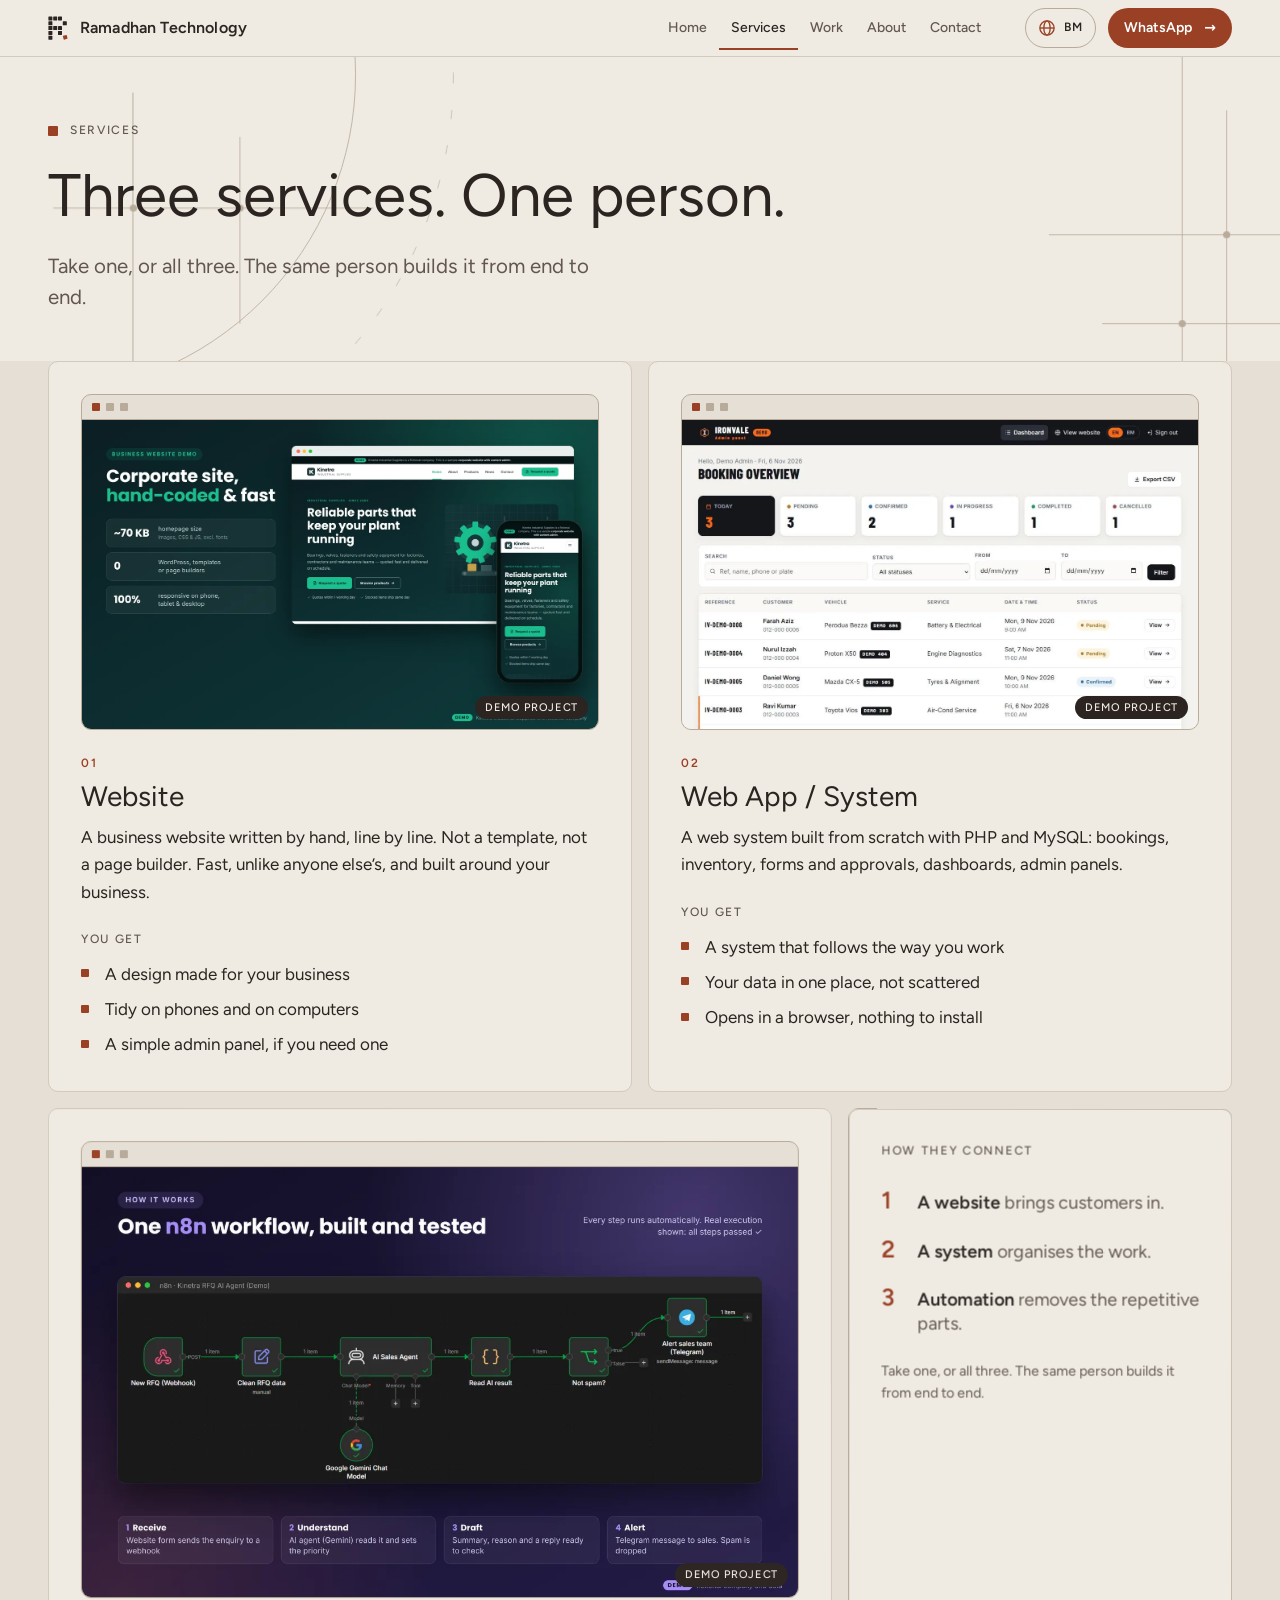
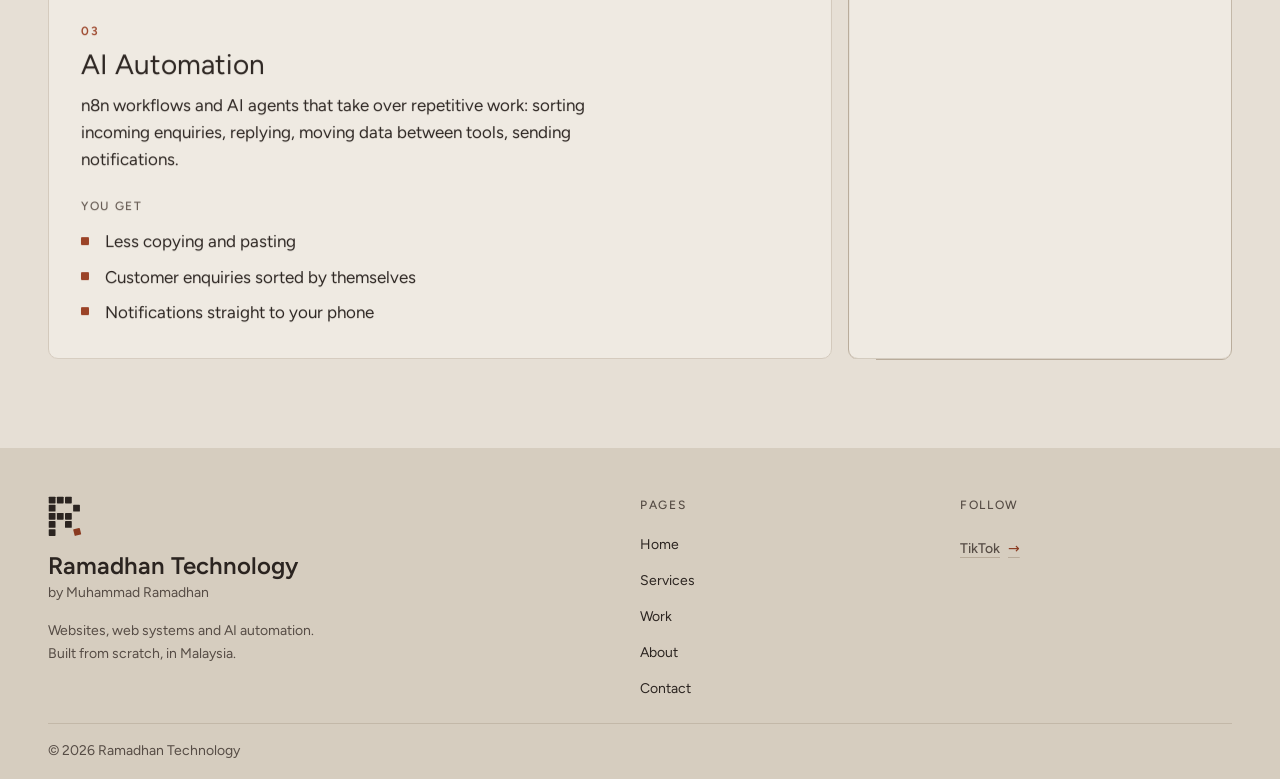
<file: services.html>
<!doctype html>
<!-- GENERATED FILE. Do not edit. Source: src/pages/services.php + src/partials/ + src/lang/en.php. Rebuild: php tools/build.php -->
<html lang="en">
<head>
  <meta charset="utf-8">
  <meta name="viewport" content="width=device-width, initial-scale=1">

  <!-- Page topic first, brand last: search results cut long titles, so the words people search for come first (2026-11-15). -->
  <title>Website, web app and AI automation services | Ramadhan Technology</title>
  <meta name="description" content="Three services from one developer: hand-coded websites, custom web apps and systems, and AI automation.">

  <!-- Tells search engines the address of this page and where its other-language twin lives. -->
  <link rel="canonical" href="https://ramadhan-technology.github.io/services.html">
  <link rel="alternate" hreflang="en" href="https://ramadhan-technology.github.io/services.html">
  <link rel="alternate" hreflang="ms" href="https://ramadhan-technology.github.io/ms/services.html">
  <link rel="alternate" hreflang="x-default" href="https://ramadhan-technology.github.io/services.html">
  <meta name="theme-color" content="#E6DFD5">
  <!-- Google Search Console ownership check for https://ramadhan-technology.github.io/ (added 2026-11-15). Keep it: removing it can undo the verification. -->
  <meta name="google-site-verification" content="Y5rKzQmZVrJzftSirqtqzZpSvb0yGM497enElyfdAQU">

  <!-- Icons: SVG for browser tabs, PNG for iPhone home screens, manifest for Android "add to home screen". -->
  <link rel="icon" href="assets/img/logo/favicon.svg" type="image/svg+xml">
  <link rel="apple-touch-icon" href="assets/img/logo/apple-touch-icon.png">
  <link rel="manifest" href="site.webmanifest">

  <!-- How the link looks when shared (WhatsApp, TikTok, Facebook, X). The image must be a full address. -->
  <meta property="og:type" content="website">
  <meta property="og:site_name" content="Ramadhan Technology">
  <meta property="og:title" content="Website, web app and AI automation services | Ramadhan Technology">
  <meta property="og:description" content="Three services from one developer: hand-coded websites, custom web apps and systems, and AI automation.">
  <meta property="og:url" content="https://ramadhan-technology.github.io/services.html">
  <meta property="og:locale" content="en_MY">
  <meta property="og:image" content="https://ramadhan-technology.github.io/assets/img/og/og-image.png">
  <meta property="og:image:width" content="1200">
  <meta property="og:image:height" content="630">
  <meta property="og:image:alt" content="Ramadhan Technology: From manual to system.">
  <meta name="twitter:card" content="summary_large_image">

  <!-- Preload the two fonts so the headline does not flash in a fallback font. -->
  <link rel="preload" href="assets/fonts/figtree-latin-var.woff2" as="font" type="font/woff2" crossorigin>

  <!-- One stylesheet. It is generated from the six files in assets/css/ by tools/build.php
       (tokens, base, layout, components, sections, motion, in that order). Edit those, not site.css. -->
  <link rel="stylesheet" href="assets/css/site.css?v=e5fca1a1">

  <!-- Runs before the page is drawn. Adds the class "js" to <html> so motion.css may hide elements that
       JavaScript will animate in. Skipped entirely when the visitor asked for reduced motion.
       Safety net: if the animation code has not started after 4 seconds (slow network, blocked file),
       the class is removed again and everything simply shows. Nothing can stay invisible. -->
  <script>
    if (!matchMedia('(prefers-reduced-motion: reduce)').matches) {
      document.documentElement.classList.add('js');
      setTimeout(function () {
        if (!window.__motionReady) document.documentElement.classList.remove('js');
      }, 4000);
    }
  </script>

  <!-- Libraries (self-hosted, versions in CREDITS.md). "defer" = download in parallel, run after the HTML is parsed, in this order. -->
  <script defer src="assets/vendor/gsap.min.js?v=ff86cb55"></script>
  <script defer src="assets/vendor/ScrollTrigger.min.js?v=2e3b8c36"></script>
  <script defer src="assets/vendor/SplitText.min.js?v=6631fa05"></script>
  <!-- Import map: makes the browser fetch the current version of every JavaScript module (see import_map() in tools/build.php). Must come before the first module script. -->
  <script type="importmap">{
    "imports": {
        "assets/js/main.js": "assets/js/main.js?v=f33dfee9",
        "assets/js/motion/micro.js": "assets/js/motion/micro.js?v=b229359f",
        "assets/js/motion/reveal.js": "assets/js/motion/reveal.js?v=735575f1",
        "assets/js/motion/sections.js": "assets/js/motion/sections.js?v=23dfea08",
        "assets/js/motion/smooth-scroll.js": "assets/js/motion/smooth-scroll.js?v=a37d7d11",
        "assets/js/motion/text.js": "assets/js/motion/text.js?v=7a8203f7",
        "assets/js/motion/tokens.js": "assets/js/motion/tokens.js?v=127d6581",
        "assets/js/webgl/hero-shaders.js": "assets/js/webgl/hero-shaders.js?v=37693c54",
        "assets/js/webgl/hero.js": "assets/js/webgl/hero.js?v=019653df",
        "assets/js/work.js": "assets/js/work.js?v=d41ed4db"
    }
}</script>
  <!-- Our own code. type="module" scripts are deferred too and run after the three above. -->
  <script type="module" src="assets/js/main.js?v=f33dfee9"></script>
</head>
<body>

<a class="skip-link" href="#content">Skip to content</a>

<!-- SVG artwork defined once and reused with <use>. All original, drawn for this project. -->
<svg width="0" height="0" style="position:absolute" aria-hidden="true" focusable="false">
  <defs>
    <!-- Logo mark "Grid R". currentColor = module colour, --mark-accent = the tilted foot. -->
    <symbol id="mark" viewBox="0 0 50 62">
      <g fill="currentColor">
        <rect x="1" y="1" width="10" height="10" rx="1"/><rect x="13" y="1" width="10" height="10" rx="1"/><rect x="25" y="1" width="10" height="10" rx="1"/>
        <rect x="1" y="13" width="10" height="10" rx="1"/><rect x="37" y="13" width="10" height="10" rx="1"/>
        <rect x="1" y="25" width="10" height="10" rx="1"/><rect x="13" y="25" width="10" height="10" rx="1"/><rect x="25" y="25" width="10" height="10" rx="1"/>
        <rect x="1" y="37" width="10" height="10" rx="1"/><rect x="25" y="37" width="10" height="10" rx="1"/>
        <rect x="1" y="49" width="10" height="10" rx="1"/>
      </g>
      <rect x="38" y="48" width="10" height="10" rx="1" fill="var(--mark-accent, currentColor)" transform="rotate(-14 43 53)"/>
    </symbol>

    <!-- The four "fragments" of a manual business. Each is drawn in a 64x64 box so they can share one grid. -->
    <symbol id="frag-slip" viewBox="0 0 64 64">   <!-- a paper slip -->
      <rect x="12" y="4" width="40" height="56" rx="2" fill="none" stroke="currentColor" stroke-width="2.5"/>
      <path d="M20 18h24M20 28h24M20 38h14" stroke="currentColor" stroke-width="2.5" fill="none"/>
    </symbol>
    <symbol id="frag-chat" viewBox="0 0 64 64">   <!-- a chat bubble -->
      <path d="M6 12h52v32H26l-12 10V44H6z" fill="none" stroke="currentColor" stroke-width="2.5" stroke-linejoin="round"/>
      <path d="M16 24h32M16 33h20" stroke="currentColor" stroke-width="2.5" fill="none"/>
    </symbol>
    <symbol id="frag-cells" viewBox="0 0 64 64">  <!-- spreadsheet cells -->
      <rect x="6" y="10" width="52" height="44" fill="none" stroke="currentColor" stroke-width="2.5"/>
      <path d="M6 25h52M6 40h52M24 10v44M41 10v44" stroke="currentColor" stroke-width="2.5" fill="none"/>
    </symbol>
    <symbol id="frag-note" viewBox="0 0 64 64">   <!-- a sticky note -->
      <path d="M10 10h44v32L42 54H10z" fill="currentColor"/>
    </symbol>

    <!-- One small illustration per service. -->
    <symbol id="art-web" viewBox="0 0 160 100">   <!-- a browser window made of modules -->
      <rect x="2" y="2" width="156" height="96" rx="6" fill="none" stroke="currentColor" stroke-width="2"/>
      <path d="M2 20h156" stroke="currentColor" stroke-width="2"/>
      <rect x="12" y="8" width="6" height="6" fill="currentColor"/><rect x="22" y="8" width="6" height="6" fill="currentColor"/>
      <rect x="14" y="32" width="70" height="12" fill="currentColor"/>
      <rect x="14" y="50" width="46" height="6" fill="currentColor" opacity=".5"/>
      <rect x="14" y="68" width="34" height="14" rx="7" fill="var(--color-accent)"/>
      <rect x="100" y="32" width="44" height="50" fill="none" stroke="currentColor" stroke-width="2"/>
    </symbol>
    <symbol id="art-app" viewBox="0 0 160 100">   <!-- a table of records with one row highlighted -->
      <rect x="2" y="2" width="156" height="96" rx="6" fill="none" stroke="currentColor" stroke-width="2"/>
      <path d="M2 26h156M2 50h156M2 74h156M52 2v96M108 2v96" stroke="currentColor" stroke-width="2" opacity=".55"/>
      <rect x="3" y="51" width="154" height="22" fill="var(--color-accent)"/>
      <rect x="12" y="11" width="28" height="6" fill="currentColor"/><rect x="62" y="11" width="34" height="6" fill="currentColor"/><rect x="118" y="11" width="24" height="6" fill="currentColor"/>
    </symbol>
    <symbol id="art-ai" viewBox="0 0 160 100">    <!-- a workflow: three steps joined by lines -->
      <path d="M34 50h30M96 50h30" stroke="currentColor" stroke-width="2"/>
      <rect x="6" y="36" width="28" height="28" rx="4" fill="none" stroke="currentColor" stroke-width="2"/>
      <rect x="64" y="34" width="32" height="32" rx="4" fill="var(--color-accent)"/>
      <rect x="126" y="36" width="28" height="28" rx="4" fill="none" stroke="currentColor" stroke-width="2"/>
      <path d="M80 34V14h50v22M80 66v20H30V64" stroke="currentColor" stroke-width="2" fill="none" opacity=".55"/>
    </symbol>
  </defs>
</svg>

<header class="site-header">
  <div class="container site-header__inner">
    <a class="brand" href="./" aria-label="Ramadhan Technology, back to the home page">
      <svg class="brand__mark" width="20" height="25" aria-hidden="true"><use href="#mark"/></svg>
      <span class="brand__name">Ramadhan Technology</span>
    </a>

    <!-- Desktop menu: a plain row of links (hidden on phones). -->
    <nav class="nav" aria-label="Main menu">
      <a class="nav__link" href="./">Home</a>
      <a class="nav__link" href="services.html" aria-current="page">Services</a>
      <a class="nav__link" href="work.html">Work</a>
      <a class="nav__link" href="about.html">About</a>
      <a class="nav__link" href="contact.html">Contact</a>
    </nav>

    <div class="site-header__actions">
      <!-- Language switch: a globe plus the code of the OTHER language. One tap goes to the same page
           in that language. It is a plain link (each language is its own page), so no JavaScript. -->
      <a class="lang-switch" href="ms/services.html" lang="ms" hreflang="ms">
        <svg class="lang-switch__icon" viewBox="0 0 24 24" width="18" height="18" aria-hidden="true">
          <!-- globe: outline, equator, one meridian -->
          <g fill="none" stroke="currentColor" stroke-width="1.8">
            <circle cx="12" cy="12" r="9.5"/>
            <path d="M2.5 12h19"/>
            <ellipse cx="12" cy="12" rx="4.2" ry="9.5"/>
          </g>
        </svg>
        <!-- Screen readers hear the full sentence; sighted visitors see the short code. -->
        <span class="visually-hidden">Tukar ke Bahasa Melayu</span>
        <span aria-hidden="true">BM</span>
      </a>

      <a class="btn btn--small site-header__cta" href="https://wa.me/60196775621?text=Hi%2C%20I%20would%20like%20to%20discuss%20a%20project%20for%20my%20business." target="_blank" rel="noopener">WhatsApp</a>

      <!-- Phone menu: <details> is a native open/close element, so it works without JavaScript (hidden on desktop). -->
      <details class="menu">
        <!-- Three bars that turn into an X when open. The word "Menu" stays for screen readers. -->
        <summary class="menu__button">
          <span class="menu__icon" aria-hidden="true"><i></i><i></i><i></i></span>
          <span class="visually-hidden">Menu</span>
        </summary>
        <nav class="menu__panel" aria-label="Main menu">
          <a class="menu__link" href="./">Home</a>
          <a class="menu__link" href="services.html" aria-current="page">Services</a>
          <a class="menu__link" href="work.html">Work</a>
          <a class="menu__link" href="about.html">About</a>
          <a class="menu__link" href="contact.html">Contact</a>
        </nav>
      </details>
    </div>
  </div>
</header>

<main id="content">

  <section class="page-head" aria-labelledby="page-title">
    <div class="backdrop" aria-hidden="true">
      <svg viewBox="0 0 1440 900" preserveAspectRatio="xMidYMin slice" focusable="false">
        <defs>
          <radialGradient id="bd-glow" cx="78%" cy="18%" r="55%">
            <stop offset="0" style="stop-color: var(--color-backdrop-glow); stop-opacity: 1"/>
            <stop offset="1" style="stop-color: var(--color-backdrop-glow); stop-opacity: 0"/>
          </radialGradient>
          <linearGradient id="bd-mist" x1="0" y1="0" x2="0" y2="1">
            <stop offset="0.45" style="stop-color: var(--color-bg); stop-opacity: 0"/>
            <stop offset="1" style="stop-color: var(--color-bg); stop-opacity: 1"/>
          </linearGradient>
        </defs>

        <!-- soft light and mist -->
        <rect width="1440" height="900" fill="url(#bd-glow)"/>
        <rect width="1440" height="900" fill="url(#bd-mist)"/>

        <!-- large arcs, top left -->
        <circle class="backdrop__line" pathLength="1" cx="40" cy="20" r="360"/>
        <circle class="backdrop__line backdrop__line--faint" pathLength="1" cx="40" cy="20" r="470"/>

        <!-- crosshair cluster, top left -->
        <line class="backdrop__line" pathLength="1" x1="150" y1="40"  x2="150" y2="420"/>
        <line class="backdrop__line" pathLength="1" x1="270" y1="90"  x2="270" y2="300"/>
        <line class="backdrop__line" pathLength="1" x1="60"  y1="170" x2="420" y2="170"/>
        <line class="backdrop__line" pathLength="1" x1="100" y1="360" x2="300" y2="360"/>
        <circle class="backdrop__node" cx="150" cy="170" r="4"/>
        <circle class="backdrop__node" cx="270" cy="170" r="4"/>
        <circle class="backdrop__node backdrop__node--accent" cx="150" cy="360" r="4.5"/>

        <!-- crosshair cluster, right -->
        <line class="backdrop__line" pathLength="1" x1="1330" y1="0"   x2="1330" y2="520"/>
        <line class="backdrop__line" pathLength="1" x1="1380" y1="60"  x2="1380" y2="380"/>
        <line class="backdrop__line" pathLength="1" x1="1180" y1="200" x2="1440" y2="200"/>
        <line class="backdrop__line" pathLength="1" x1="1240" y1="300" x2="1440" y2="300"/>
        <circle class="backdrop__node" cx="1380" cy="200" r="4"/>
        <circle class="backdrop__node" cx="1330" cy="300" r="4"/>

        <!-- a small workflow: three modules joined by right-angled connectors, bottom right -->
        <path class="backdrop__line" pathLength="1" d="M960 760 H1060 V700 H1160 V760 H1260"/>
        <rect class="backdrop__module" x="944" y="744" width="32" height="32" rx="4"/>
        <rect class="backdrop__module" x="1144" y="684" width="32" height="32" rx="4"/>
        <rect class="backdrop__module backdrop__module--accent" x="1244" y="744" width="32" height="32" rx="4"/>

        <!-- Grid R mark as a watermark, bottom left -->
        <g class="backdrop__mark" transform="translate(40 560) scale(5.2)">
          <rect x="1" y="1" width="10" height="10" rx="1"/><rect x="13" y="1" width="10" height="10" rx="1"/><rect x="25" y="1" width="10" height="10" rx="1"/>
          <rect x="1" y="13" width="10" height="10" rx="1"/><rect x="37" y="13" width="10" height="10" rx="1"/>
          <rect x="1" y="25" width="10" height="10" rx="1"/><rect x="13" y="25" width="10" height="10" rx="1"/><rect x="25" y="25" width="10" height="10" rx="1"/>
          <rect x="1" y="37" width="10" height="10" rx="1"/><rect x="25" y="37" width="10" height="10" rx="1"/>
          <rect x="1" y="49" width="10" height="10" rx="1"/>
          <rect x="38" y="48" width="10" height="10" rx="1" transform="rotate(-14 43 53)"/>
        </g>
      </svg>
    </div>
    <div class="container">
      <p class="section-tag">Services</p>
      <h1 class="section-title page-head__title" id="page-title">Three services. One person.</h1>
      <p class="lead page-head__lead">Take one, or all three. The same person builds it from end to end.</p>
    </div>
  </section>

  <section class="section section--flush" aria-label="Services">
    <div class="container">
      <div class="bento">
        <article data-reveal="snap" class="card service service--web" id="web">
          <figure class="mini-frame" aria-hidden="true"><div class="frame__bar"><i></i><i></i><i></i></div><img src="assets/img/work/kinetra-01.webp" width="1280" height="769" loading="lazy" decoding="async" alt=""><span class="mini-frame__badge">Demo project</span></figure>          <p class="service__num">01</p>
          <h2 class="service__title">Website</h2>
          <p class="service__text">A business website written by hand, line by line. Not a template, not a page builder. Fast, unlike anyone else’s, and built around your business.</p>
          <p class="service__get">You get</p>
          <ul class="ticks">
            <li>A design made for your business</li>
            <li>Tidy on phones and on computers</li>
            <li>A simple admin panel, if you need one</li>
          </ul>
        </article>
        <article data-reveal="snap" class="card service service--app" id="app">
          <figure class="mini-frame" aria-hidden="true"><div class="frame__bar"><i></i><i></i><i></i></div><img src="assets/img/work/ironvale-02.webp" width="1280" height="769" loading="lazy" decoding="async" alt=""><span class="mini-frame__badge">Demo project</span></figure>          <p class="service__num">02</p>
          <h2 class="service__title">Web App / System</h2>
          <p class="service__text">A web system built from scratch with PHP and MySQL: bookings, inventory, forms and approvals, dashboards, admin panels.</p>
          <p class="service__get">You get</p>
          <ul class="ticks">
            <li>A system that follows the way you work</li>
            <li>Your data in one place, not scattered</li>
            <li>Opens in a browser, nothing to install</li>
          </ul>
        </article>
        <article data-reveal="snap" class="card service service--ai" id="ai">
          <figure class="mini-frame" aria-hidden="true"><div class="frame__bar"><i></i><i></i><i></i></div><img src="assets/img/work/rfq-agent-01.webp" width="1280" height="769" loading="lazy" decoding="async" alt=""><span class="mini-frame__badge">Demo project</span></figure>          <p class="service__num">03</p>
          <h2 class="service__title">AI Automation</h2>
          <p class="service__text">n8n workflows and AI agents that take over repetitive work: sorting incoming enquiries, replying, moving data between tools, sending notifications.</p>
          <p class="service__get">You get</p>
          <ul class="ticks">
            <li>Less copying and pasting</li>
            <li>Customer enquiries sorted by themselves</li>
            <li>Notifications straight to your phone</li>
          </ul>
        </article>

        <!-- How the three connect -->
        <div data-reveal="snap" class="card connect">
          <p class="label">How they connect</p>
          <ol class="connect__flow">
            <li><span><strong>A website</strong> brings customers in.</span></li>
            <li><span><strong>A system</strong> organises the work.</span></li>
            <li><span><strong>Automation</strong> removes the repetitive parts.</span></li>
          </ol>
          <p class="connect__note">Take one, or all three. The same person builds it from end to end.</p>
        </div>
      </div>
    </div>
  </section>
</main>

<footer class="site-footer">
  <div class="container site-footer__inner">
    <div class="site-footer__brand">
      <svg class="site-footer__mark" width="34" height="42" aria-hidden="true"><use href="#mark"/></svg>
      <p class="site-footer__name">Ramadhan Technology</p>
      <p class="site-footer__by">by Muhammad Ramadhan</p>
      <p class="site-footer__line">Websites, web systems and AI automation. Built from scratch, in Malaysia.</p>
    </div>

    <nav class="site-footer__links" aria-label="Pages">
      <p class="label">Pages</p>
      <a class="footer-link" href="./">Home</a>
      <a class="footer-link" href="services.html">Services</a>
      <a class="footer-link" href="work.html">Work</a>
      <a class="footer-link" href="about.html">About</a>
      <a class="footer-link" href="contact.html">Contact</a>
    </nav>

    <div class="site-footer__links">
      <p class="label">Follow</p>
      <a class="link-arrow" href="https://www.tiktok.com/@muhamadramadhan5916" target="_blank" rel="noopener">TikTok</a>
    </div>

    <div class="site-footer__legal">
      <p>© 2026 Ramadhan Technology</p>
      <!-- SSM REGISTRATION SLOT (hidden on purpose).
           Do NOT show this until the registration is confirmed active by the owner.
           To show it: in src/partials/footer.php, fill in the number and move the <p> line below out of this comment.
           <p>No. Pendaftaran SSM: [PLACEHOLDER: SSM number]</p>
      -->
    </div>
  </div>
</footer>

<!-- Floating WhatsApp button, phones only (hidden from 45rem up, where the header button takes over).
     Round icon button when the OFFICIAL WhatsApp icon is saved as assets/img/brand/whatsapp.svg
     (download it from Meta's WhatsApp brand resources; use it unchanged). Without that file: a small text pill. -->
<a class="fab fab--icon" href="https://wa.me/60196775621?text=Hi%2C%20I%20would%20like%20to%20discuss%20a%20project%20for%20my%20business." target="_blank" rel="noopener" aria-label="WhatsApp me"><img src="assets/img/brand/whatsapp.svg" width="30" height="30" alt=""></a>

</body>
</html>
</file>
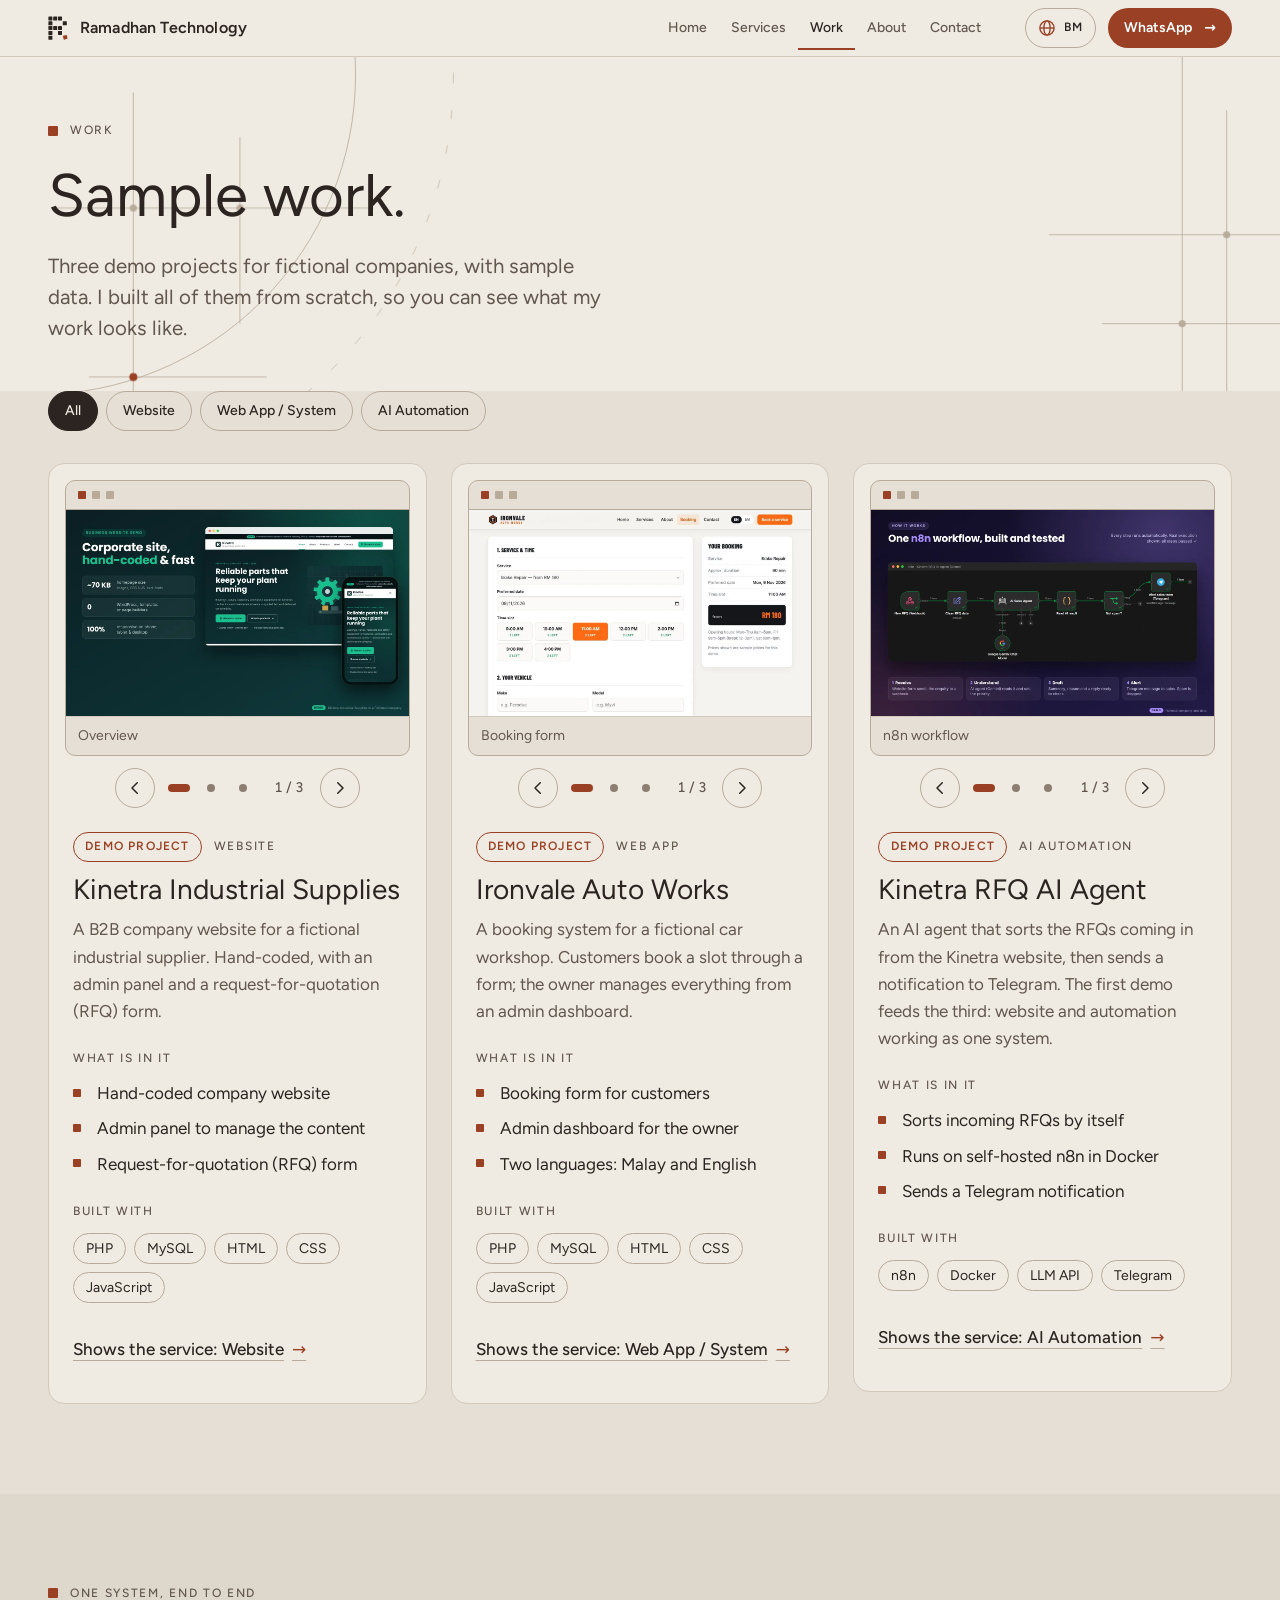
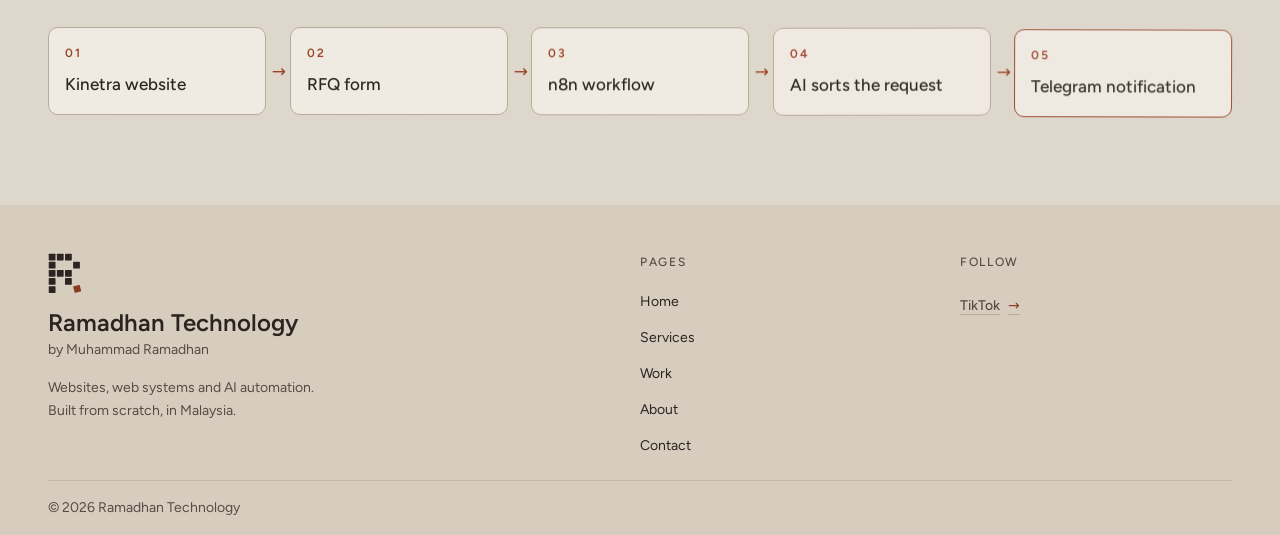
<file: work.html>
<!doctype html>
<!-- GENERATED FILE. Do not edit. Source: src/pages/work.php + src/partials/ + src/lang/en.php. Rebuild: php tools/build.php -->
<html lang="en">
<head>
  <meta charset="utf-8">
  <meta name="viewport" content="width=device-width, initial-scale=1">

  <!-- Page topic first, brand last: search results cut long titles, so the words people search for come first (2026-11-15). -->
  <title>Sample work: business website, booking system and AI agent | Ramadhan Technology</title>
  <meta name="description" content="Three demo projects built from scratch: a B2B company website, a workshop booking system and an AI agent that sorts quotation requests.">

  <!-- Tells search engines the address of this page and where its other-language twin lives. -->
  <link rel="canonical" href="https://ramadhan-technology.github.io/work.html">
  <link rel="alternate" hreflang="en" href="https://ramadhan-technology.github.io/work.html">
  <link rel="alternate" hreflang="ms" href="https://ramadhan-technology.github.io/ms/work.html">
  <link rel="alternate" hreflang="x-default" href="https://ramadhan-technology.github.io/work.html">
  <meta name="theme-color" content="#E6DFD5">
  <!-- Google Search Console ownership check for https://ramadhan-technology.github.io/ (added 2026-11-15). Keep it: removing it can undo the verification. -->
  <meta name="google-site-verification" content="Y5rKzQmZVrJzftSirqtqzZpSvb0yGM497enElyfdAQU">

  <!-- Icons: SVG for browser tabs, PNG for iPhone home screens, manifest for Android "add to home screen". -->
  <link rel="icon" href="assets/img/logo/favicon.svg" type="image/svg+xml">
  <link rel="apple-touch-icon" href="assets/img/logo/apple-touch-icon.png">
  <link rel="manifest" href="site.webmanifest">

  <!-- How the link looks when shared (WhatsApp, TikTok, Facebook, X). The image must be a full address. -->
  <meta property="og:type" content="website">
  <meta property="og:site_name" content="Ramadhan Technology">
  <meta property="og:title" content="Sample work: business website, booking system and AI agent | Ramadhan Technology">
  <meta property="og:description" content="Three demo projects built from scratch: a B2B company website, a workshop booking system and an AI agent that sorts quotation requests.">
  <meta property="og:url" content="https://ramadhan-technology.github.io/work.html">
  <meta property="og:locale" content="en_MY">
  <meta property="og:image" content="https://ramadhan-technology.github.io/assets/img/og/og-image.png">
  <meta property="og:image:width" content="1200">
  <meta property="og:image:height" content="630">
  <meta property="og:image:alt" content="Ramadhan Technology: From manual to system.">
  <meta name="twitter:card" content="summary_large_image">

  <!-- Preload the two fonts so the headline does not flash in a fallback font. -->
  <link rel="preload" href="assets/fonts/figtree-latin-var.woff2" as="font" type="font/woff2" crossorigin>

  <!-- One stylesheet. It is generated from the six files in assets/css/ by tools/build.php
       (tokens, base, layout, components, sections, motion, in that order). Edit those, not site.css. -->
  <link rel="stylesheet" href="assets/css/site.css?v=e5fca1a1">

  <!-- Runs before the page is drawn. Adds the class "js" to <html> so motion.css may hide elements that
       JavaScript will animate in. Skipped entirely when the visitor asked for reduced motion.
       Safety net: if the animation code has not started after 4 seconds (slow network, blocked file),
       the class is removed again and everything simply shows. Nothing can stay invisible. -->
  <script>
    if (!matchMedia('(prefers-reduced-motion: reduce)').matches) {
      document.documentElement.classList.add('js');
      setTimeout(function () {
        if (!window.__motionReady) document.documentElement.classList.remove('js');
      }, 4000);
    }
  </script>

  <!-- Libraries (self-hosted, versions in CREDITS.md). "defer" = download in parallel, run after the HTML is parsed, in this order. -->
  <script defer src="assets/vendor/gsap.min.js?v=ff86cb55"></script>
  <script defer src="assets/vendor/ScrollTrigger.min.js?v=2e3b8c36"></script>
  <script defer src="assets/vendor/SplitText.min.js?v=6631fa05"></script>
  <!-- Import map: makes the browser fetch the current version of every JavaScript module (see import_map() in tools/build.php). Must come before the first module script. -->
  <script type="importmap">{
    "imports": {
        "assets/js/main.js": "assets/js/main.js?v=f33dfee9",
        "assets/js/motion/micro.js": "assets/js/motion/micro.js?v=b229359f",
        "assets/js/motion/reveal.js": "assets/js/motion/reveal.js?v=735575f1",
        "assets/js/motion/sections.js": "assets/js/motion/sections.js?v=23dfea08",
        "assets/js/motion/smooth-scroll.js": "assets/js/motion/smooth-scroll.js?v=a37d7d11",
        "assets/js/motion/text.js": "assets/js/motion/text.js?v=7a8203f7",
        "assets/js/motion/tokens.js": "assets/js/motion/tokens.js?v=127d6581",
        "assets/js/webgl/hero-shaders.js": "assets/js/webgl/hero-shaders.js?v=37693c54",
        "assets/js/webgl/hero.js": "assets/js/webgl/hero.js?v=019653df",
        "assets/js/work.js": "assets/js/work.js?v=d41ed4db"
    }
}</script>
  <!-- Our own code. type="module" scripts are deferred too and run after the three above. -->
  <script type="module" src="assets/js/main.js?v=f33dfee9"></script>
</head>
<body>

<a class="skip-link" href="#content">Skip to content</a>

<!-- SVG artwork defined once and reused with <use>. All original, drawn for this project. -->
<svg width="0" height="0" style="position:absolute" aria-hidden="true" focusable="false">
  <defs>
    <!-- Logo mark "Grid R". currentColor = module colour, --mark-accent = the tilted foot. -->
    <symbol id="mark" viewBox="0 0 50 62">
      <g fill="currentColor">
        <rect x="1" y="1" width="10" height="10" rx="1"/><rect x="13" y="1" width="10" height="10" rx="1"/><rect x="25" y="1" width="10" height="10" rx="1"/>
        <rect x="1" y="13" width="10" height="10" rx="1"/><rect x="37" y="13" width="10" height="10" rx="1"/>
        <rect x="1" y="25" width="10" height="10" rx="1"/><rect x="13" y="25" width="10" height="10" rx="1"/><rect x="25" y="25" width="10" height="10" rx="1"/>
        <rect x="1" y="37" width="10" height="10" rx="1"/><rect x="25" y="37" width="10" height="10" rx="1"/>
        <rect x="1" y="49" width="10" height="10" rx="1"/>
      </g>
      <rect x="38" y="48" width="10" height="10" rx="1" fill="var(--mark-accent, currentColor)" transform="rotate(-14 43 53)"/>
    </symbol>

    <!-- The four "fragments" of a manual business. Each is drawn in a 64x64 box so they can share one grid. -->
    <symbol id="frag-slip" viewBox="0 0 64 64">   <!-- a paper slip -->
      <rect x="12" y="4" width="40" height="56" rx="2" fill="none" stroke="currentColor" stroke-width="2.5"/>
      <path d="M20 18h24M20 28h24M20 38h14" stroke="currentColor" stroke-width="2.5" fill="none"/>
    </symbol>
    <symbol id="frag-chat" viewBox="0 0 64 64">   <!-- a chat bubble -->
      <path d="M6 12h52v32H26l-12 10V44H6z" fill="none" stroke="currentColor" stroke-width="2.5" stroke-linejoin="round"/>
      <path d="M16 24h32M16 33h20" stroke="currentColor" stroke-width="2.5" fill="none"/>
    </symbol>
    <symbol id="frag-cells" viewBox="0 0 64 64">  <!-- spreadsheet cells -->
      <rect x="6" y="10" width="52" height="44" fill="none" stroke="currentColor" stroke-width="2.5"/>
      <path d="M6 25h52M6 40h52M24 10v44M41 10v44" stroke="currentColor" stroke-width="2.5" fill="none"/>
    </symbol>
    <symbol id="frag-note" viewBox="0 0 64 64">   <!-- a sticky note -->
      <path d="M10 10h44v32L42 54H10z" fill="currentColor"/>
    </symbol>

    <!-- One small illustration per service. -->
    <symbol id="art-web" viewBox="0 0 160 100">   <!-- a browser window made of modules -->
      <rect x="2" y="2" width="156" height="96" rx="6" fill="none" stroke="currentColor" stroke-width="2"/>
      <path d="M2 20h156" stroke="currentColor" stroke-width="2"/>
      <rect x="12" y="8" width="6" height="6" fill="currentColor"/><rect x="22" y="8" width="6" height="6" fill="currentColor"/>
      <rect x="14" y="32" width="70" height="12" fill="currentColor"/>
      <rect x="14" y="50" width="46" height="6" fill="currentColor" opacity=".5"/>
      <rect x="14" y="68" width="34" height="14" rx="7" fill="var(--color-accent)"/>
      <rect x="100" y="32" width="44" height="50" fill="none" stroke="currentColor" stroke-width="2"/>
    </symbol>
    <symbol id="art-app" viewBox="0 0 160 100">   <!-- a table of records with one row highlighted -->
      <rect x="2" y="2" width="156" height="96" rx="6" fill="none" stroke="currentColor" stroke-width="2"/>
      <path d="M2 26h156M2 50h156M2 74h156M52 2v96M108 2v96" stroke="currentColor" stroke-width="2" opacity=".55"/>
      <rect x="3" y="51" width="154" height="22" fill="var(--color-accent)"/>
      <rect x="12" y="11" width="28" height="6" fill="currentColor"/><rect x="62" y="11" width="34" height="6" fill="currentColor"/><rect x="118" y="11" width="24" height="6" fill="currentColor"/>
    </symbol>
    <symbol id="art-ai" viewBox="0 0 160 100">    <!-- a workflow: three steps joined by lines -->
      <path d="M34 50h30M96 50h30" stroke="currentColor" stroke-width="2"/>
      <rect x="6" y="36" width="28" height="28" rx="4" fill="none" stroke="currentColor" stroke-width="2"/>
      <rect x="64" y="34" width="32" height="32" rx="4" fill="var(--color-accent)"/>
      <rect x="126" y="36" width="28" height="28" rx="4" fill="none" stroke="currentColor" stroke-width="2"/>
      <path d="M80 34V14h50v22M80 66v20H30V64" stroke="currentColor" stroke-width="2" fill="none" opacity=".55"/>
    </symbol>
  </defs>
</svg>

<header class="site-header">
  <div class="container site-header__inner">
    <a class="brand" href="./" aria-label="Ramadhan Technology, back to the home page">
      <svg class="brand__mark" width="20" height="25" aria-hidden="true"><use href="#mark"/></svg>
      <span class="brand__name">Ramadhan Technology</span>
    </a>

    <!-- Desktop menu: a plain row of links (hidden on phones). -->
    <nav class="nav" aria-label="Main menu">
      <a class="nav__link" href="./">Home</a>
      <a class="nav__link" href="services.html">Services</a>
      <a class="nav__link" href="work.html" aria-current="page">Work</a>
      <a class="nav__link" href="about.html">About</a>
      <a class="nav__link" href="contact.html">Contact</a>
    </nav>

    <div class="site-header__actions">
      <!-- Language switch: a globe plus the code of the OTHER language. One tap goes to the same page
           in that language. It is a plain link (each language is its own page), so no JavaScript. -->
      <a class="lang-switch" href="ms/work.html" lang="ms" hreflang="ms">
        <svg class="lang-switch__icon" viewBox="0 0 24 24" width="18" height="18" aria-hidden="true">
          <!-- globe: outline, equator, one meridian -->
          <g fill="none" stroke="currentColor" stroke-width="1.8">
            <circle cx="12" cy="12" r="9.5"/>
            <path d="M2.5 12h19"/>
            <ellipse cx="12" cy="12" rx="4.2" ry="9.5"/>
          </g>
        </svg>
        <!-- Screen readers hear the full sentence; sighted visitors see the short code. -->
        <span class="visually-hidden">Tukar ke Bahasa Melayu</span>
        <span aria-hidden="true">BM</span>
      </a>

      <a class="btn btn--small site-header__cta" href="https://wa.me/60196775621?text=Hi%2C%20I%20would%20like%20to%20discuss%20a%20project%20for%20my%20business." target="_blank" rel="noopener">WhatsApp</a>

      <!-- Phone menu: <details> is a native open/close element, so it works without JavaScript (hidden on desktop). -->
      <details class="menu">
        <!-- Three bars that turn into an X when open. The word "Menu" stays for screen readers. -->
        <summary class="menu__button">
          <span class="menu__icon" aria-hidden="true"><i></i><i></i><i></i></span>
          <span class="visually-hidden">Menu</span>
        </summary>
        <nav class="menu__panel" aria-label="Main menu">
          <a class="menu__link" href="./">Home</a>
          <a class="menu__link" href="services.html">Services</a>
          <a class="menu__link" href="work.html" aria-current="page">Work</a>
          <a class="menu__link" href="about.html">About</a>
          <a class="menu__link" href="contact.html">Contact</a>
        </nav>
      </details>
    </div>
  </div>
</header>

<main id="content">

  <section class="page-head" aria-labelledby="page-title">
    <div class="backdrop" aria-hidden="true">
      <svg viewBox="0 0 1440 900" preserveAspectRatio="xMidYMin slice" focusable="false">
        <defs>
          <radialGradient id="bd-glow" cx="78%" cy="18%" r="55%">
            <stop offset="0" style="stop-color: var(--color-backdrop-glow); stop-opacity: 1"/>
            <stop offset="1" style="stop-color: var(--color-backdrop-glow); stop-opacity: 0"/>
          </radialGradient>
          <linearGradient id="bd-mist" x1="0" y1="0" x2="0" y2="1">
            <stop offset="0.45" style="stop-color: var(--color-bg); stop-opacity: 0"/>
            <stop offset="1" style="stop-color: var(--color-bg); stop-opacity: 1"/>
          </linearGradient>
        </defs>

        <!-- soft light and mist -->
        <rect width="1440" height="900" fill="url(#bd-glow)"/>
        <rect width="1440" height="900" fill="url(#bd-mist)"/>

        <!-- large arcs, top left -->
        <circle class="backdrop__line" pathLength="1" cx="40" cy="20" r="360"/>
        <circle class="backdrop__line backdrop__line--faint" pathLength="1" cx="40" cy="20" r="470"/>

        <!-- crosshair cluster, top left -->
        <line class="backdrop__line" pathLength="1" x1="150" y1="40"  x2="150" y2="420"/>
        <line class="backdrop__line" pathLength="1" x1="270" y1="90"  x2="270" y2="300"/>
        <line class="backdrop__line" pathLength="1" x1="60"  y1="170" x2="420" y2="170"/>
        <line class="backdrop__line" pathLength="1" x1="100" y1="360" x2="300" y2="360"/>
        <circle class="backdrop__node" cx="150" cy="170" r="4"/>
        <circle class="backdrop__node" cx="270" cy="170" r="4"/>
        <circle class="backdrop__node backdrop__node--accent" cx="150" cy="360" r="4.5"/>

        <!-- crosshair cluster, right -->
        <line class="backdrop__line" pathLength="1" x1="1330" y1="0"   x2="1330" y2="520"/>
        <line class="backdrop__line" pathLength="1" x1="1380" y1="60"  x2="1380" y2="380"/>
        <line class="backdrop__line" pathLength="1" x1="1180" y1="200" x2="1440" y2="200"/>
        <line class="backdrop__line" pathLength="1" x1="1240" y1="300" x2="1440" y2="300"/>
        <circle class="backdrop__node" cx="1380" cy="200" r="4"/>
        <circle class="backdrop__node" cx="1330" cy="300" r="4"/>

        <!-- a small workflow: three modules joined by right-angled connectors, bottom right -->
        <path class="backdrop__line" pathLength="1" d="M960 760 H1060 V700 H1160 V760 H1260"/>
        <rect class="backdrop__module" x="944" y="744" width="32" height="32" rx="4"/>
        <rect class="backdrop__module" x="1144" y="684" width="32" height="32" rx="4"/>
        <rect class="backdrop__module backdrop__module--accent" x="1244" y="744" width="32" height="32" rx="4"/>

        <!-- Grid R mark as a watermark, bottom left -->
        <g class="backdrop__mark" transform="translate(40 560) scale(5.2)">
          <rect x="1" y="1" width="10" height="10" rx="1"/><rect x="13" y="1" width="10" height="10" rx="1"/><rect x="25" y="1" width="10" height="10" rx="1"/>
          <rect x="1" y="13" width="10" height="10" rx="1"/><rect x="37" y="13" width="10" height="10" rx="1"/>
          <rect x="1" y="25" width="10" height="10" rx="1"/><rect x="13" y="25" width="10" height="10" rx="1"/><rect x="25" y="25" width="10" height="10" rx="1"/>
          <rect x="1" y="37" width="10" height="10" rx="1"/><rect x="25" y="37" width="10" height="10" rx="1"/>
          <rect x="1" y="49" width="10" height="10" rx="1"/>
          <rect x="38" y="48" width="10" height="10" rx="1" transform="rotate(-14 43 53)"/>
        </g>
      </svg>
    </div>
    <div class="container">
      <p class="section-tag">Work</p>
      <h1 class="section-title page-head__title" id="page-title">Sample work.</h1>
      <p class="lead page-head__lead">Three demo projects for fictional companies, with sample data. I built all of them from scratch, so you can see what my work looks like.</p>
    </div>
  </section>

  <section class="section section--flush" aria-label="Work">
    <div class="container">

      <!-- Filter pills. Hidden until work.js runs, because without JavaScript they would do nothing. -->
      <div class="filter" role="group" aria-label="Show projects by service" hidden>
        <button type="button" class="filter__btn" data-filter="all" aria-pressed="true">All</button>
        <button type="button" class="filter__btn" data-filter="web" aria-pressed="false">Website</button>
        <button type="button" class="filter__btn" data-filter="app" aria-pressed="false">Web App / System</button>
        <button type="button" class="filter__btn" data-filter="ai" aria-pressed="false">AI Automation</button>
      </div>

      <div class="project-grid">
        <!-- ============================ PROJECT 01 ============================ -->
        <article data-reveal="snap" class="project-card" id="kinetra" data-service="web" aria-labelledby="kinetra-title">

          <div class="project-card__media">
            <figure class="frame">
              <div class="frame__bar" aria-hidden="true"><i></i><i></i><i></i></div>
              <ul class="slides" aria-label="Kinetra Industrial Supplies" tabindex="0">
                <li class="slide">
                  <img class="slide__img" src="assets/img/work/kinetra-01.webp" width="1280" height="769" loading="lazy" decoding="async" alt="Kinetra Industrial Supplies: Overview">
                  <p class="slide__caption">Overview</p>
                </li>
                <li class="slide">
                  <img class="slide__img" src="assets/img/work/kinetra-02.webp" width="1280" height="769" loading="lazy" decoding="async" alt="Kinetra Industrial Supplies: Content admin">
                  <p class="slide__caption">Content admin</p>
                </li>
                <li class="slide">
                  <img class="slide__img" src="assets/img/work/kinetra-03.webp" width="1021" height="867" loading="lazy" decoding="async" alt="Kinetra Industrial Supplies: RFQ form">
                  <p class="slide__caption">RFQ form</p>
                </li>
              </ul>
            </figure>
            <!-- Dots: filled in by work.js (one per slide). -->
            <div class="dots" hidden></div>
          </div>

          <div class="project-card__body">
            <p class="project__meta"><span class="badge">Demo project</span> <span class="label">Website</span></p>
            <h2 class="project-card__title" id="kinetra-title">Kinetra Industrial Supplies</h2>
            <p class="project-card__text">A B2B company website for a fictional industrial supplier. Hand-coded, with an admin panel and a request-for-quotation (RFQ) form.</p>

            <p class="case__label">What is in it</p>
            <ul class="ticks">
              <li>Hand-coded company website</li>
              <li>Admin panel to manage the content</li>
              <li>Request-for-quotation (RFQ) form</li>
            </ul>

            <p class="case__label">Built with</p>
            <ul class="chips">
              <li>PHP</li>
              <li>MySQL</li>
              <li>HTML</li>
              <li>CSS</li>
              <li>JavaScript</li>
            </ul>

            <p class="project-card__more"><a class="link-arrow" href="services.html#web">Shows the service: Website</a></p>
          </div>
        </article>
        <!-- ============================ PROJECT 02 ============================ -->
        <article data-reveal="snap" class="project-card" id="ironvale" data-service="app" aria-labelledby="ironvale-title">

          <div class="project-card__media">
            <figure class="frame">
              <div class="frame__bar" aria-hidden="true"><i></i><i></i><i></i></div>
              <ul class="slides" aria-label="Ironvale Auto Works" tabindex="0">
                <li class="slide">
                  <img class="slide__img" src="assets/img/work/ironvale-01.webp" width="1280" height="769" loading="lazy" decoding="async" alt="Ironvale Auto Works: Booking form">
                  <p class="slide__caption">Booking form</p>
                </li>
                <li class="slide">
                  <img class="slide__img" src="assets/img/work/ironvale-02.webp" width="1280" height="769" loading="lazy" decoding="async" alt="Ironvale Auto Works: Admin dashboard">
                  <p class="slide__caption">Admin dashboard</p>
                </li>
                <li class="slide">
                  <img class="slide__img" src="assets/img/work/ironvale-03.webp" width="1280" height="769" loading="lazy" decoding="async" alt="Ironvale Auto Works: Home page">
                  <p class="slide__caption">Home page</p>
                </li>
              </ul>
            </figure>
            <!-- Dots: filled in by work.js (one per slide). -->
            <div class="dots" hidden></div>
          </div>

          <div class="project-card__body">
            <p class="project__meta"><span class="badge">Demo project</span> <span class="label">Web App</span></p>
            <h2 class="project-card__title" id="ironvale-title">Ironvale Auto Works</h2>
            <p class="project-card__text">A booking system for a fictional car workshop. Customers book a slot through a form; the owner manages everything from an admin dashboard.</p>

            <p class="case__label">What is in it</p>
            <ul class="ticks">
              <li>Booking form for customers</li>
              <li>Admin dashboard for the owner</li>
              <li>Two languages: Malay and English</li>
            </ul>

            <p class="case__label">Built with</p>
            <ul class="chips">
              <li>PHP</li>
              <li>MySQL</li>
              <li>HTML</li>
              <li>CSS</li>
              <li>JavaScript</li>
            </ul>

            <p class="project-card__more"><a class="link-arrow" href="services.html#app">Shows the service: Web App / System</a></p>
          </div>
        </article>
        <!-- ============================ PROJECT 03 ============================ -->
        <article data-reveal="snap" class="project-card" id="rfq-agent" data-service="ai" aria-labelledby="rfq-agent-title">

          <div class="project-card__media">
            <figure class="frame">
              <div class="frame__bar" aria-hidden="true"><i></i><i></i><i></i></div>
              <ul class="slides" aria-label="Kinetra RFQ AI Agent" tabindex="0">
                <li class="slide">
                  <img class="slide__img" src="assets/img/work/rfq-agent-01.webp" width="1280" height="769" loading="lazy" decoding="async" alt="Kinetra RFQ AI Agent: n8n workflow">
                  <p class="slide__caption">n8n workflow</p>
                </li>
                <li class="slide">
                  <img class="slide__img" src="assets/img/work/rfq-agent-02.webp" width="1280" height="769" loading="lazy" decoding="async" alt="Kinetra RFQ AI Agent: Telegram alert">
                  <p class="slide__caption">Telegram alert</p>
                </li>
                <li class="slide">
                  <img class="slide__img" src="assets/img/work/rfq-agent-03.webp" width="1280" height="769" loading="lazy" decoding="async" alt="Kinetra RFQ AI Agent: Sorted results">
                  <p class="slide__caption">Sorted results</p>
                </li>
              </ul>
            </figure>
            <!-- Dots: filled in by work.js (one per slide). -->
            <div class="dots" hidden></div>
          </div>

          <div class="project-card__body">
            <p class="project__meta"><span class="badge">Demo project</span> <span class="label">AI Automation</span></p>
            <h2 class="project-card__title" id="rfq-agent-title">Kinetra RFQ AI Agent</h2>
            <p class="project-card__text">An AI agent that sorts the RFQs coming in from the Kinetra website, then sends a notification to Telegram. The first demo feeds the third: website and automation working as one system.</p>

            <p class="case__label">What is in it</p>
            <ul class="ticks">
              <li>Sorts incoming RFQs by itself</li>
              <li>Runs on self-hosted n8n in Docker</li>
              <li>Sends a Telegram notification</li>
            </ul>

            <p class="case__label">Built with</p>
            <ul class="chips">
              <li>n8n</li>
              <li>Docker</li>
              <li>LLM API</li>
              <li>Telegram</li>
            </ul>

            <p class="project-card__more"><a class="link-arrow" href="services.html#ai">Shows the service: AI Automation</a></p>
          </div>
        </article>
      </div>
    </div>
  </section>

  <!-- ============================ HOW DEMO 1 FEEDS DEMO 3 ============================ -->
  <section class="section section--band" aria-labelledby="flow-title">
    <div class="container">
      <p class="section-tag" id="flow-title">One system, end to end</p>
      <ol class="flow">
        <li data-reveal="snap" class="flow__step"><span class="flow__num">01</span> Kinetra website</li>
        <li data-reveal="snap" class="flow__step"><span class="flow__num">02</span> RFQ form</li>
        <li data-reveal="snap" class="flow__step"><span class="flow__num">03</span> n8n workflow</li>
        <li data-reveal="snap" class="flow__step"><span class="flow__num">04</span> AI sorts the request</li>
        <li data-reveal="snap" class="flow__step"><span class="flow__num">05</span> Telegram notification</li>
      </ol>
    </div>
  </section>
</main>

<footer class="site-footer">
  <div class="container site-footer__inner">
    <div class="site-footer__brand">
      <svg class="site-footer__mark" width="34" height="42" aria-hidden="true"><use href="#mark"/></svg>
      <p class="site-footer__name">Ramadhan Technology</p>
      <p class="site-footer__by">by Muhammad Ramadhan</p>
      <p class="site-footer__line">Websites, web systems and AI automation. Built from scratch, in Malaysia.</p>
    </div>

    <nav class="site-footer__links" aria-label="Pages">
      <p class="label">Pages</p>
      <a class="footer-link" href="./">Home</a>
      <a class="footer-link" href="services.html">Services</a>
      <a class="footer-link" href="work.html">Work</a>
      <a class="footer-link" href="about.html">About</a>
      <a class="footer-link" href="contact.html">Contact</a>
    </nav>

    <div class="site-footer__links">
      <p class="label">Follow</p>
      <a class="link-arrow" href="https://www.tiktok.com/@muhamadramadhan5916" target="_blank" rel="noopener">TikTok</a>
    </div>

    <div class="site-footer__legal">
      <p>© 2026 Ramadhan Technology</p>
      <!-- SSM REGISTRATION SLOT (hidden on purpose).
           Do NOT show this until the registration is confirmed active by the owner.
           To show it: in src/partials/footer.php, fill in the number and move the <p> line below out of this comment.
           <p>No. Pendaftaran SSM: [PLACEHOLDER: SSM number]</p>
      -->
    </div>
  </div>
</footer>

<!-- Floating WhatsApp button, phones only (hidden from 45rem up, where the header button takes over).
     Round icon button when the OFFICIAL WhatsApp icon is saved as assets/img/brand/whatsapp.svg
     (download it from Meta's WhatsApp brand resources; use it unchanged). Without that file: a small text pill. -->
<a class="fab fab--icon" href="https://wa.me/60196775621?text=Hi%2C%20I%20would%20like%20to%20discuss%20a%20project%20for%20my%20business." target="_blank" rel="noopener" aria-label="WhatsApp me"><img src="assets/img/brand/whatsapp.svg" width="30" height="30" alt=""></a>

</body>
</html>
</file>
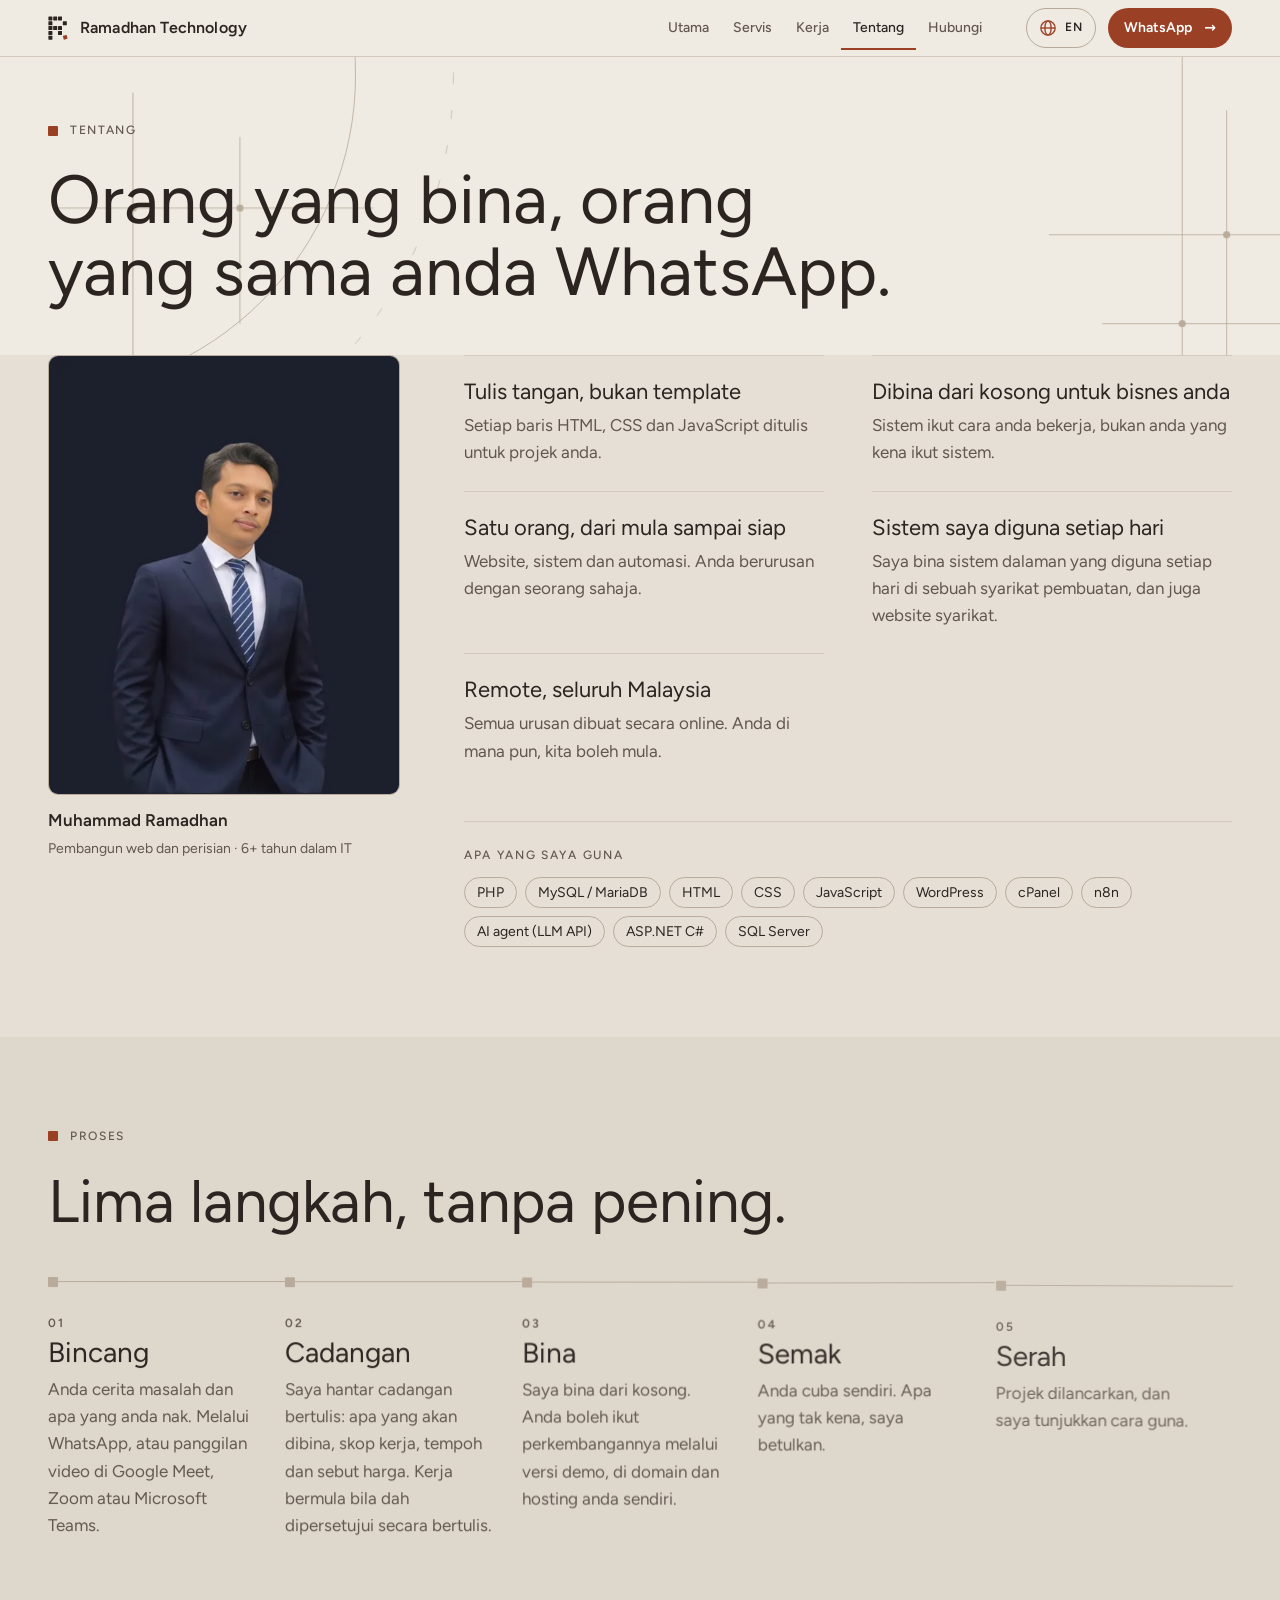
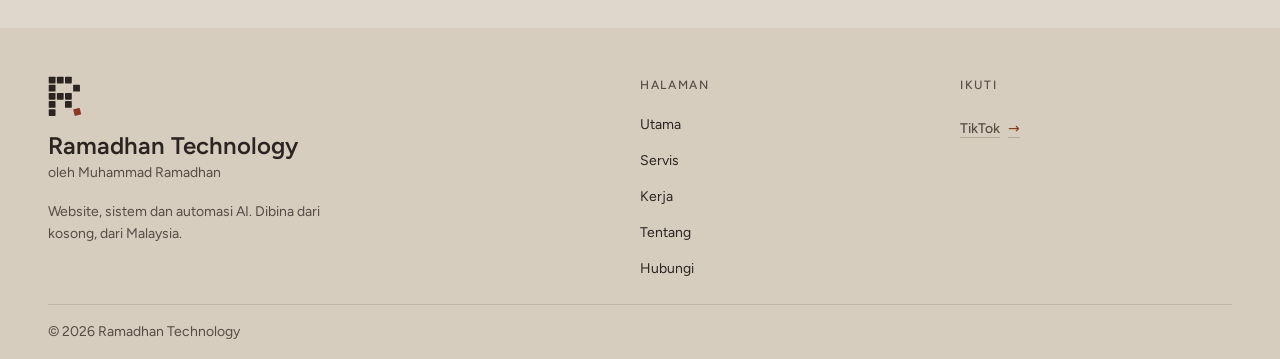
<file: ms/about.html>
<!doctype html>
<!-- GENERATED FILE. Do not edit. Source: src/pages/about.php + src/partials/ + src/lang/ms.php. Rebuild: php tools/build.php -->
<html lang="ms">
<head>
  <meta charset="utf-8">
  <meta name="viewport" content="width=device-width, initial-scale=1">

  <!-- Page topic first, brand last: search results cut long titles, so the words people search for come first (2026-11-15). -->
  <title>Tentang Muhammad Ramadhan, pembangun web dan perisian | Ramadhan Technology</title>
  <meta name="description" content="Siapa yang bina projek anda dan macam mana prosesnya, langkah demi langkah.">

  <!-- Tells search engines the address of this page and where its other-language twin lives. -->
  <link rel="canonical" href="https://ramadhan-technology.github.io/ms/about.html">
  <link rel="alternate" hreflang="en" href="https://ramadhan-technology.github.io/about.html">
  <link rel="alternate" hreflang="ms" href="https://ramadhan-technology.github.io/ms/about.html">
  <link rel="alternate" hreflang="x-default" href="https://ramadhan-technology.github.io/about.html">
  <meta name="theme-color" content="#E6DFD5">
  <!-- Google Search Console ownership check for https://ramadhan-technology.github.io/ (added 2026-11-15). Keep it: removing it can undo the verification. -->
  <meta name="google-site-verification" content="Y5rKzQmZVrJzftSirqtqzZpSvb0yGM497enElyfdAQU">

  <!-- Icons: SVG for browser tabs, PNG for iPhone home screens, manifest for Android "add to home screen". -->
  <link rel="icon" href="../assets/img/logo/favicon.svg" type="image/svg+xml">
  <link rel="apple-touch-icon" href="../assets/img/logo/apple-touch-icon.png">
  <link rel="manifest" href="../site.webmanifest">

  <!-- How the link looks when shared (WhatsApp, TikTok, Facebook, X). The image must be a full address. -->
  <meta property="og:type" content="website">
  <meta property="og:site_name" content="Ramadhan Technology">
  <meta property="og:title" content="Tentang Muhammad Ramadhan, pembangun web dan perisian | Ramadhan Technology">
  <meta property="og:description" content="Siapa yang bina projek anda dan macam mana prosesnya, langkah demi langkah.">
  <meta property="og:url" content="https://ramadhan-technology.github.io/ms/about.html">
  <meta property="og:locale" content="ms_MY">
  <meta property="og:image" content="https://ramadhan-technology.github.io/assets/img/og/og-image.png">
  <meta property="og:image:width" content="1200">
  <meta property="og:image:height" content="630">
  <meta property="og:image:alt" content="Ramadhan Technology: Dari manual ke sistem.">
  <meta name="twitter:card" content="summary_large_image">

  <!-- Preload the two fonts so the headline does not flash in a fallback font. -->
  <link rel="preload" href="../assets/fonts/figtree-latin-var.woff2" as="font" type="font/woff2" crossorigin>

  <!-- One stylesheet. It is generated from the six files in assets/css/ by tools/build.php
       (tokens, base, layout, components, sections, motion, in that order). Edit those, not site.css. -->
  <link rel="stylesheet" href="../assets/css/site.css?v=e5fca1a1">

  <!-- Runs before the page is drawn. Adds the class "js" to <html> so motion.css may hide elements that
       JavaScript will animate in. Skipped entirely when the visitor asked for reduced motion.
       Safety net: if the animation code has not started after 4 seconds (slow network, blocked file),
       the class is removed again and everything simply shows. Nothing can stay invisible. -->
  <script>
    if (!matchMedia('(prefers-reduced-motion: reduce)').matches) {
      document.documentElement.classList.add('js');
      setTimeout(function () {
        if (!window.__motionReady) document.documentElement.classList.remove('js');
      }, 4000);
    }
  </script>

  <!-- Libraries (self-hosted, versions in CREDITS.md). "defer" = download in parallel, run after the HTML is parsed, in this order. -->
  <script defer src="../assets/vendor/gsap.min.js?v=ff86cb55"></script>
  <script defer src="../assets/vendor/ScrollTrigger.min.js?v=2e3b8c36"></script>
  <script defer src="../assets/vendor/SplitText.min.js?v=6631fa05"></script>
  <!-- Import map: makes the browser fetch the current version of every JavaScript module (see import_map() in tools/build.php). Must come before the first module script. -->
  <script type="importmap">{
    "imports": {
        "../assets/js/main.js": "../assets/js/main.js?v=f33dfee9",
        "../assets/js/motion/micro.js": "../assets/js/motion/micro.js?v=b229359f",
        "../assets/js/motion/reveal.js": "../assets/js/motion/reveal.js?v=735575f1",
        "../assets/js/motion/sections.js": "../assets/js/motion/sections.js?v=23dfea08",
        "../assets/js/motion/smooth-scroll.js": "../assets/js/motion/smooth-scroll.js?v=a37d7d11",
        "../assets/js/motion/text.js": "../assets/js/motion/text.js?v=7a8203f7",
        "../assets/js/motion/tokens.js": "../assets/js/motion/tokens.js?v=127d6581",
        "../assets/js/webgl/hero-shaders.js": "../assets/js/webgl/hero-shaders.js?v=37693c54",
        "../assets/js/webgl/hero.js": "../assets/js/webgl/hero.js?v=019653df",
        "../assets/js/work.js": "../assets/js/work.js?v=d41ed4db"
    }
}</script>
  <!-- Our own code. type="module" scripts are deferred too and run after the three above. -->
  <script type="module" src="../assets/js/main.js?v=f33dfee9"></script>
</head>
<body>

<a class="skip-link" href="#content">Terus ke kandungan</a>

<!-- SVG artwork defined once and reused with <use>. All original, drawn for this project. -->
<svg width="0" height="0" style="position:absolute" aria-hidden="true" focusable="false">
  <defs>
    <!-- Logo mark "Grid R". currentColor = module colour, --mark-accent = the tilted foot. -->
    <symbol id="mark" viewBox="0 0 50 62">
      <g fill="currentColor">
        <rect x="1" y="1" width="10" height="10" rx="1"/><rect x="13" y="1" width="10" height="10" rx="1"/><rect x="25" y="1" width="10" height="10" rx="1"/>
        <rect x="1" y="13" width="10" height="10" rx="1"/><rect x="37" y="13" width="10" height="10" rx="1"/>
        <rect x="1" y="25" width="10" height="10" rx="1"/><rect x="13" y="25" width="10" height="10" rx="1"/><rect x="25" y="25" width="10" height="10" rx="1"/>
        <rect x="1" y="37" width="10" height="10" rx="1"/><rect x="25" y="37" width="10" height="10" rx="1"/>
        <rect x="1" y="49" width="10" height="10" rx="1"/>
      </g>
      <rect x="38" y="48" width="10" height="10" rx="1" fill="var(--mark-accent, currentColor)" transform="rotate(-14 43 53)"/>
    </symbol>

    <!-- The four "fragments" of a manual business. Each is drawn in a 64x64 box so they can share one grid. -->
    <symbol id="frag-slip" viewBox="0 0 64 64">   <!-- a paper slip -->
      <rect x="12" y="4" width="40" height="56" rx="2" fill="none" stroke="currentColor" stroke-width="2.5"/>
      <path d="M20 18h24M20 28h24M20 38h14" stroke="currentColor" stroke-width="2.5" fill="none"/>
    </symbol>
    <symbol id="frag-chat" viewBox="0 0 64 64">   <!-- a chat bubble -->
      <path d="M6 12h52v32H26l-12 10V44H6z" fill="none" stroke="currentColor" stroke-width="2.5" stroke-linejoin="round"/>
      <path d="M16 24h32M16 33h20" stroke="currentColor" stroke-width="2.5" fill="none"/>
    </symbol>
    <symbol id="frag-cells" viewBox="0 0 64 64">  <!-- spreadsheet cells -->
      <rect x="6" y="10" width="52" height="44" fill="none" stroke="currentColor" stroke-width="2.5"/>
      <path d="M6 25h52M6 40h52M24 10v44M41 10v44" stroke="currentColor" stroke-width="2.5" fill="none"/>
    </symbol>
    <symbol id="frag-note" viewBox="0 0 64 64">   <!-- a sticky note -->
      <path d="M10 10h44v32L42 54H10z" fill="currentColor"/>
    </symbol>

    <!-- One small illustration per service. -->
    <symbol id="art-web" viewBox="0 0 160 100">   <!-- a browser window made of modules -->
      <rect x="2" y="2" width="156" height="96" rx="6" fill="none" stroke="currentColor" stroke-width="2"/>
      <path d="M2 20h156" stroke="currentColor" stroke-width="2"/>
      <rect x="12" y="8" width="6" height="6" fill="currentColor"/><rect x="22" y="8" width="6" height="6" fill="currentColor"/>
      <rect x="14" y="32" width="70" height="12" fill="currentColor"/>
      <rect x="14" y="50" width="46" height="6" fill="currentColor" opacity=".5"/>
      <rect x="14" y="68" width="34" height="14" rx="7" fill="var(--color-accent)"/>
      <rect x="100" y="32" width="44" height="50" fill="none" stroke="currentColor" stroke-width="2"/>
    </symbol>
    <symbol id="art-app" viewBox="0 0 160 100">   <!-- a table of records with one row highlighted -->
      <rect x="2" y="2" width="156" height="96" rx="6" fill="none" stroke="currentColor" stroke-width="2"/>
      <path d="M2 26h156M2 50h156M2 74h156M52 2v96M108 2v96" stroke="currentColor" stroke-width="2" opacity=".55"/>
      <rect x="3" y="51" width="154" height="22" fill="var(--color-accent)"/>
      <rect x="12" y="11" width="28" height="6" fill="currentColor"/><rect x="62" y="11" width="34" height="6" fill="currentColor"/><rect x="118" y="11" width="24" height="6" fill="currentColor"/>
    </symbol>
    <symbol id="art-ai" viewBox="0 0 160 100">    <!-- a workflow: three steps joined by lines -->
      <path d="M34 50h30M96 50h30" stroke="currentColor" stroke-width="2"/>
      <rect x="6" y="36" width="28" height="28" rx="4" fill="none" stroke="currentColor" stroke-width="2"/>
      <rect x="64" y="34" width="32" height="32" rx="4" fill="var(--color-accent)"/>
      <rect x="126" y="36" width="28" height="28" rx="4" fill="none" stroke="currentColor" stroke-width="2"/>
      <path d="M80 34V14h50v22M80 66v20H30V64" stroke="currentColor" stroke-width="2" fill="none" opacity=".55"/>
    </symbol>
  </defs>
</svg>

<header class="site-header">
  <div class="container site-header__inner">
    <a class="brand" href="./" aria-label="Ramadhan Technology, kembali ke halaman utama">
      <svg class="brand__mark" width="20" height="25" aria-hidden="true"><use href="#mark"/></svg>
      <span class="brand__name">Ramadhan Technology</span>
    </a>

    <!-- Desktop menu: a plain row of links (hidden on phones). -->
    <nav class="nav" aria-label="Menu utama">
      <a class="nav__link" href="./">Utama</a>
      <a class="nav__link" href="services.html">Servis</a>
      <a class="nav__link" href="work.html">Kerja</a>
      <a class="nav__link" href="about.html" aria-current="page">Tentang</a>
      <a class="nav__link" href="contact.html">Hubungi</a>
    </nav>

    <div class="site-header__actions">
      <!-- Language switch: a globe plus the code of the OTHER language. One tap goes to the same page
           in that language. It is a plain link (each language is its own page), so no JavaScript. -->
      <a class="lang-switch" href="../about.html" lang="en" hreflang="en">
        <svg class="lang-switch__icon" viewBox="0 0 24 24" width="18" height="18" aria-hidden="true">
          <!-- globe: outline, equator, one meridian -->
          <g fill="none" stroke="currentColor" stroke-width="1.8">
            <circle cx="12" cy="12" r="9.5"/>
            <path d="M2.5 12h19"/>
            <ellipse cx="12" cy="12" rx="4.2" ry="9.5"/>
          </g>
        </svg>
        <!-- Screen readers hear the full sentence; sighted visitors see the short code. -->
        <span class="visually-hidden">Switch to English</span>
        <span aria-hidden="true">EN</span>
      </a>

      <a class="btn btn--small site-header__cta" href="https://wa.me/60196775621?text=Salam%2C%20saya%20nak%20bincang%20projek%20untuk%20bisnes%20saya." target="_blank" rel="noopener">WhatsApp</a>

      <!-- Phone menu: <details> is a native open/close element, so it works without JavaScript (hidden on desktop). -->
      <details class="menu">
        <!-- Three bars that turn into an X when open. The word "Menu" stays for screen readers. -->
        <summary class="menu__button">
          <span class="menu__icon" aria-hidden="true"><i></i><i></i><i></i></span>
          <span class="visually-hidden">Menu</span>
        </summary>
        <nav class="menu__panel" aria-label="Menu utama">
          <a class="menu__link" href="./">Utama</a>
          <a class="menu__link" href="services.html">Servis</a>
          <a class="menu__link" href="work.html">Kerja</a>
          <a class="menu__link" href="about.html" aria-current="page">Tentang</a>
          <a class="menu__link" href="contact.html">Hubungi</a>
        </nav>
      </details>
    </div>
  </div>
</header>

<main id="content">

  <section class="page-head" aria-labelledby="page-title">
    <div class="backdrop" aria-hidden="true">
      <svg viewBox="0 0 1440 900" preserveAspectRatio="xMidYMin slice" focusable="false">
        <defs>
          <radialGradient id="bd-glow" cx="78%" cy="18%" r="55%">
            <stop offset="0" style="stop-color: var(--color-backdrop-glow); stop-opacity: 1"/>
            <stop offset="1" style="stop-color: var(--color-backdrop-glow); stop-opacity: 0"/>
          </radialGradient>
          <linearGradient id="bd-mist" x1="0" y1="0" x2="0" y2="1">
            <stop offset="0.45" style="stop-color: var(--color-bg); stop-opacity: 0"/>
            <stop offset="1" style="stop-color: var(--color-bg); stop-opacity: 1"/>
          </linearGradient>
        </defs>

        <!-- soft light and mist -->
        <rect width="1440" height="900" fill="url(#bd-glow)"/>
        <rect width="1440" height="900" fill="url(#bd-mist)"/>

        <!-- large arcs, top left -->
        <circle class="backdrop__line" pathLength="1" cx="40" cy="20" r="360"/>
        <circle class="backdrop__line backdrop__line--faint" pathLength="1" cx="40" cy="20" r="470"/>

        <!-- crosshair cluster, top left -->
        <line class="backdrop__line" pathLength="1" x1="150" y1="40"  x2="150" y2="420"/>
        <line class="backdrop__line" pathLength="1" x1="270" y1="90"  x2="270" y2="300"/>
        <line class="backdrop__line" pathLength="1" x1="60"  y1="170" x2="420" y2="170"/>
        <line class="backdrop__line" pathLength="1" x1="100" y1="360" x2="300" y2="360"/>
        <circle class="backdrop__node" cx="150" cy="170" r="4"/>
        <circle class="backdrop__node" cx="270" cy="170" r="4"/>
        <circle class="backdrop__node backdrop__node--accent" cx="150" cy="360" r="4.5"/>

        <!-- crosshair cluster, right -->
        <line class="backdrop__line" pathLength="1" x1="1330" y1="0"   x2="1330" y2="520"/>
        <line class="backdrop__line" pathLength="1" x1="1380" y1="60"  x2="1380" y2="380"/>
        <line class="backdrop__line" pathLength="1" x1="1180" y1="200" x2="1440" y2="200"/>
        <line class="backdrop__line" pathLength="1" x1="1240" y1="300" x2="1440" y2="300"/>
        <circle class="backdrop__node" cx="1380" cy="200" r="4"/>
        <circle class="backdrop__node" cx="1330" cy="300" r="4"/>

        <!-- a small workflow: three modules joined by right-angled connectors, bottom right -->
        <path class="backdrop__line" pathLength="1" d="M960 760 H1060 V700 H1160 V760 H1260"/>
        <rect class="backdrop__module" x="944" y="744" width="32" height="32" rx="4"/>
        <rect class="backdrop__module" x="1144" y="684" width="32" height="32" rx="4"/>
        <rect class="backdrop__module backdrop__module--accent" x="1244" y="744" width="32" height="32" rx="4"/>

        <!-- Grid R mark as a watermark, bottom left -->
        <g class="backdrop__mark" transform="translate(40 560) scale(5.2)">
          <rect x="1" y="1" width="10" height="10" rx="1"/><rect x="13" y="1" width="10" height="10" rx="1"/><rect x="25" y="1" width="10" height="10" rx="1"/>
          <rect x="1" y="13" width="10" height="10" rx="1"/><rect x="37" y="13" width="10" height="10" rx="1"/>
          <rect x="1" y="25" width="10" height="10" rx="1"/><rect x="13" y="25" width="10" height="10" rx="1"/><rect x="25" y="25" width="10" height="10" rx="1"/>
          <rect x="1" y="37" width="10" height="10" rx="1"/><rect x="25" y="37" width="10" height="10" rx="1"/>
          <rect x="1" y="49" width="10" height="10" rx="1"/>
          <rect x="38" y="48" width="10" height="10" rx="1" transform="rotate(-14 43 53)"/>
        </g>
      </svg>
    </div>
    <div class="container">
      <p class="section-tag">Tentang</p>
      <h1 class="section-title section-title--long page-head__title" id="page-title">Orang yang bina, orang yang sama anda WhatsApp.</h1>
    </div>
  </section>

  <section class="section section--flush why" aria-label="Tentang">
    <div class="container">
      <div class="why__grid">
        <!-- The photo is optional. Delete this whole <figure> and the section still lays out correctly. -->
        <!-- No data-reveal here: on phones the photo is near the top, so it shows straight away (CSS entrance only). -->
        <figure class="why__photo">
          <img src="../assets/img/about/ramadhan-862.webp"
               srcset="../assets/img/about/ramadhan-480.webp 480w, ../assets/img/about/ramadhan-862.webp 862w"
               sizes="(min-width: 60rem) 22rem, 20rem"
               width="862" height="1080" decoding="async" fetchpriority="high"
               alt="Muhammad Ramadhan, berkot gelap dan bertali leher">
          <figcaption>Muhammad Ramadhan<br><span>Pembangun web dan perisian · 6+ tahun dalam IT</span></figcaption>
        </figure>

        <div class="why__content">
          <ul class="reasons">
            <li data-reveal="snap" class="reason">
              <h2 class="reason__title">Tulis tangan, bukan template</h2>
              <p>Setiap baris HTML, CSS dan JavaScript ditulis untuk projek anda.</p>
            </li>
            <li data-reveal="snap" class="reason">
              <h2 class="reason__title">Dibina dari kosong untuk bisnes anda</h2>
              <p>Sistem ikut cara anda bekerja, bukan anda yang kena ikut sistem.</p>
            </li>
            <li data-reveal="snap" class="reason">
              <h2 class="reason__title">Satu orang, dari mula sampai siap</h2>
              <p>Website, sistem dan automasi. Anda berurusan dengan seorang sahaja.</p>
            </li>
            <li data-reveal="snap" class="reason">
              <h2 class="reason__title">Sistem saya diguna setiap hari</h2>
              <p>Saya bina sistem dalaman yang diguna setiap hari di sebuah syarikat pembuatan, dan juga website syarikat.</p>
            </li>
            <li data-reveal="snap" class="reason">
              <h2 class="reason__title">Remote, seluruh Malaysia</h2>
              <p>Semua urusan dibuat secara online. Anda di mana pun, kita boleh mula.</p>
            </li>
          </ul>

          <div data-reveal="fade" class="stack">
            <p class="label">Apa yang saya guna</p>
            <ul class="chips">
              <li>PHP</li>
              <li>MySQL / MariaDB</li>
              <li>HTML</li>
              <li>CSS</li>
              <li>JavaScript</li>
              <li>WordPress</li>
              <li>cPanel</li>
              <li>n8n</li>
              <li>AI agent (LLM API)</li>
              <li>ASP.NET C#</li>
              <li>SQL Server</li>
            </ul>
          </div>
        </div>
      </div>
    </div>
  </section>

  <!-- ============================ PROCESS ============================ -->
  <section class="section section--band process" id="process" aria-labelledby="process-title">
    <div class="container">
      <p class="section-tag">Proses</p>
      <h2 data-reveal="lines" class="section-title" id="process-title">Lima langkah, tanpa pening.</h2>

      <ol class="steps">
        <li data-reveal="snap" class="step">
          <p class="step__num" aria-hidden="true">01</p>
          <h3 class="step__title">Bincang</h3>
          <p class="step__text">Anda cerita masalah dan apa yang anda nak. Melalui WhatsApp, atau panggilan video di Google Meet, Zoom atau Microsoft Teams.</p>
        </li>
        <li data-reveal="snap" class="step">
          <p class="step__num" aria-hidden="true">02</p>
          <h3 class="step__title">Cadangan</h3>
          <p class="step__text">Saya hantar cadangan bertulis: apa yang akan dibina, skop kerja, tempoh dan sebut harga. Kerja bermula bila dah dipersetujui secara bertulis.</p>
        </li>
        <li data-reveal="snap" class="step">
          <p class="step__num" aria-hidden="true">03</p>
          <h3 class="step__title">Bina</h3>
          <p class="step__text">Saya bina dari kosong. Anda boleh ikut perkembangannya melalui versi demo, di domain dan hosting anda sendiri.</p>
        </li>
        <li data-reveal="snap" class="step">
          <p class="step__num" aria-hidden="true">04</p>
          <h3 class="step__title">Semak</h3>
          <p class="step__text">Anda cuba sendiri. Apa yang tak kena, saya betulkan.</p>
        </li>
        <li data-reveal="snap" class="step">
          <p class="step__num" aria-hidden="true">05</p>
          <h3 class="step__title">Serah</h3>
          <p class="step__text">Projek dilancarkan, dan saya tunjukkan cara guna.</p>
        </li>
      </ol>
    </div>
  </section>
</main>

<footer class="site-footer">
  <div class="container site-footer__inner">
    <div class="site-footer__brand">
      <svg class="site-footer__mark" width="34" height="42" aria-hidden="true"><use href="#mark"/></svg>
      <p class="site-footer__name">Ramadhan Technology</p>
      <p class="site-footer__by">oleh Muhammad Ramadhan</p>
      <p class="site-footer__line">Website, sistem dan automasi AI. Dibina dari kosong, dari Malaysia.</p>
    </div>

    <nav class="site-footer__links" aria-label="Halaman">
      <p class="label">Halaman</p>
      <a class="footer-link" href="./">Utama</a>
      <a class="footer-link" href="services.html">Servis</a>
      <a class="footer-link" href="work.html">Kerja</a>
      <a class="footer-link" href="about.html">Tentang</a>
      <a class="footer-link" href="contact.html">Hubungi</a>
    </nav>

    <div class="site-footer__links">
      <p class="label">Ikuti</p>
      <a class="link-arrow" href="https://www.tiktok.com/@muhamadramadhan5916" target="_blank" rel="noopener">TikTok</a>
    </div>

    <div class="site-footer__legal">
      <p>© 2026 Ramadhan Technology</p>
      <!-- SSM REGISTRATION SLOT (hidden on purpose).
           Do NOT show this until the registration is confirmed active by the owner.
           To show it: in src/partials/footer.php, fill in the number and move the <p> line below out of this comment.
           <p>No. Pendaftaran SSM: [PLACEHOLDER: SSM number]</p>
      -->
    </div>
  </div>
</footer>

<!-- Floating WhatsApp button, phones only (hidden from 45rem up, where the header button takes over).
     Round icon button when the OFFICIAL WhatsApp icon is saved as assets/img/brand/whatsapp.svg
     (download it from Meta's WhatsApp brand resources; use it unchanged). Without that file: a small text pill. -->
<a class="fab fab--icon" href="https://wa.me/60196775621?text=Salam%2C%20saya%20nak%20bincang%20projek%20untuk%20bisnes%20saya." target="_blank" rel="noopener" aria-label="WhatsApp saya"><img src="../assets/img/brand/whatsapp.svg" width="30" height="30" alt=""></a>

</body>
</html>
</file>
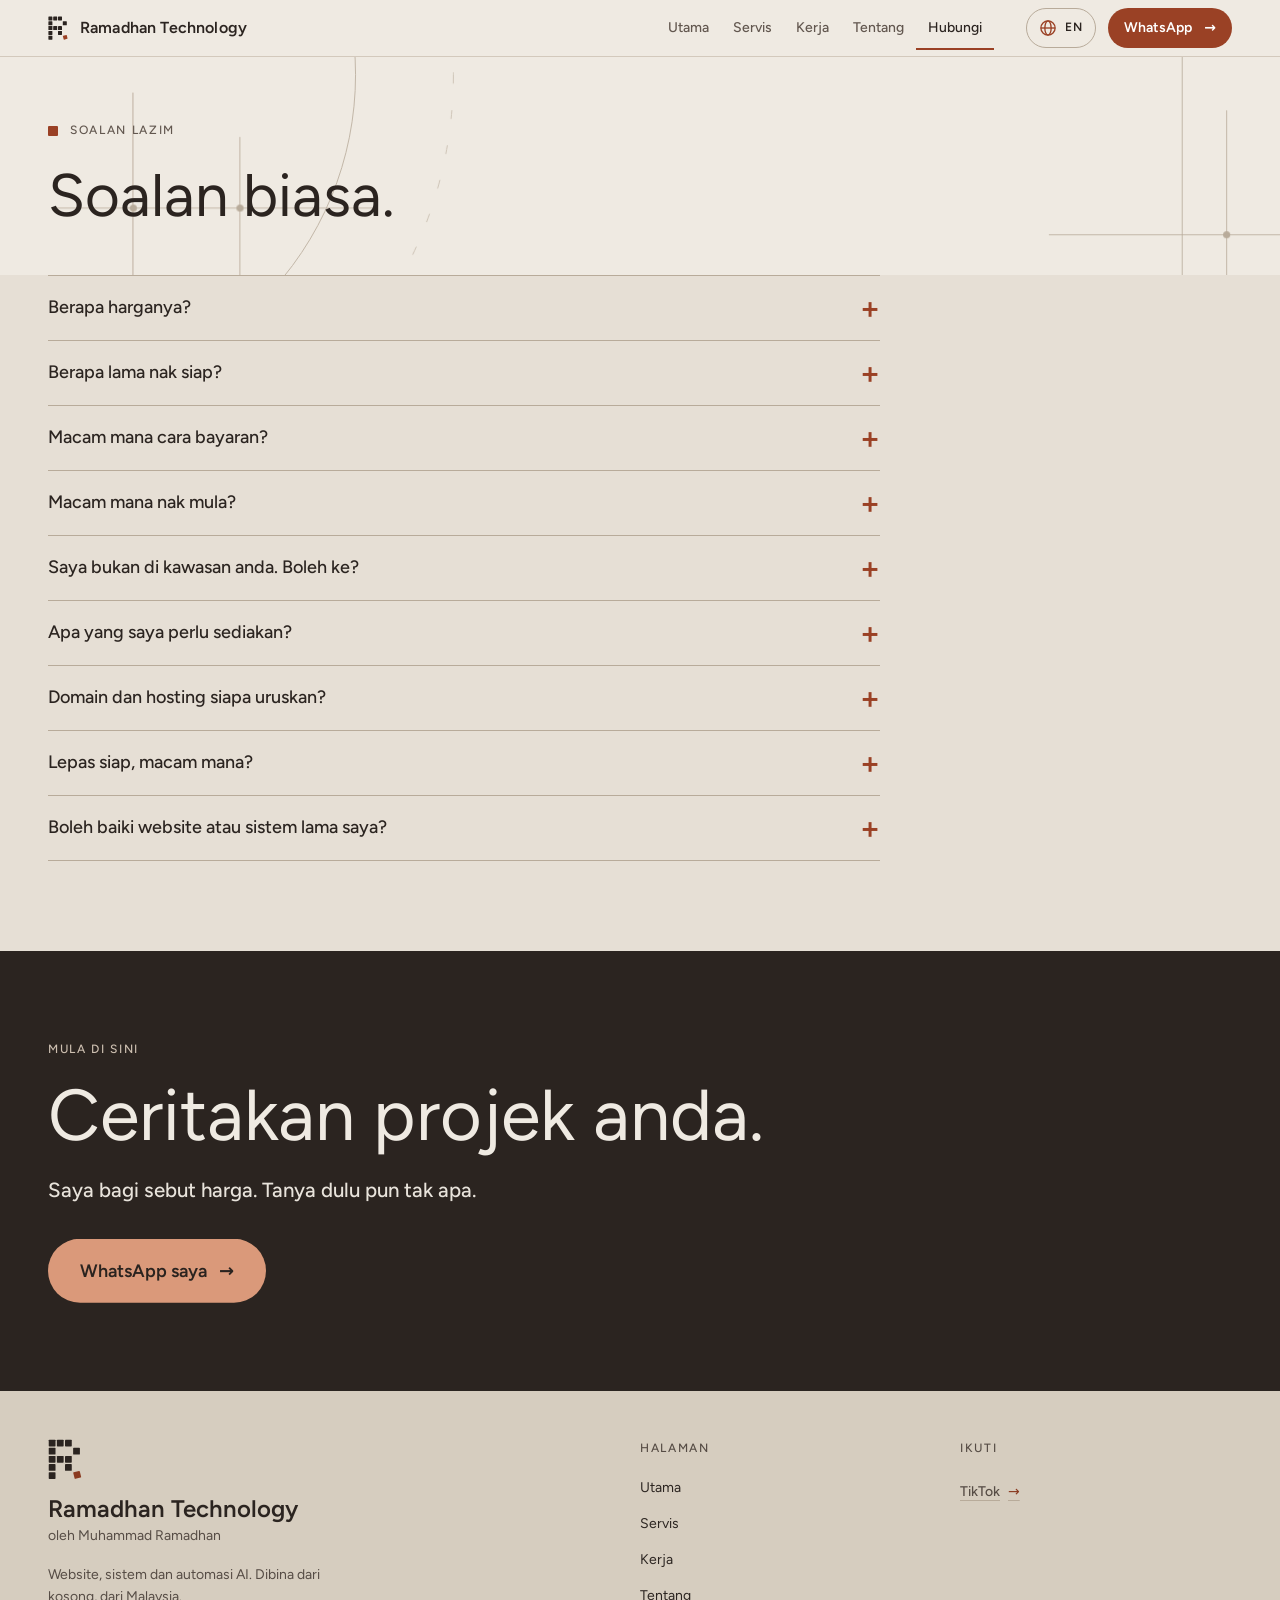
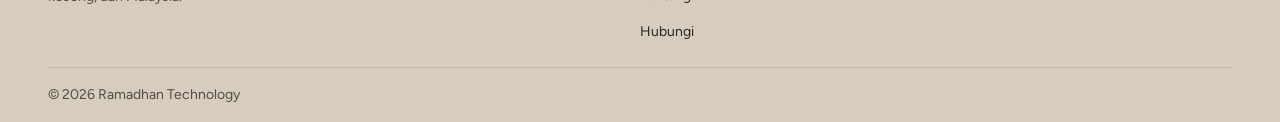
<file: ms/contact.html>
<!doctype html>
<!-- GENERATED FILE. Do not edit. Source: src/pages/contact.php + src/partials/ + src/lang/ms.php. Rebuild: php tools/build.php -->
<html lang="ms">
<head>
  <meta charset="utf-8">
  <meta name="viewport" content="width=device-width, initial-scale=1">

  <!-- Page topic first, brand last: search results cut long titles, so the words people search for come first (2026-11-15). -->
  <title>Hubungi dan soalan lazim: dapatkan sebut harga di WhatsApp | Ramadhan Technology</title>
  <meta name="description" content="Soalan biasa, dan cara nak mula: ceritakan projek anda di WhatsApp dan dapatkan sebut harga.">

  <!-- Tells search engines the address of this page and where its other-language twin lives. -->
  <link rel="canonical" href="https://ramadhan-technology.github.io/ms/contact.html">
  <link rel="alternate" hreflang="en" href="https://ramadhan-technology.github.io/contact.html">
  <link rel="alternate" hreflang="ms" href="https://ramadhan-technology.github.io/ms/contact.html">
  <link rel="alternate" hreflang="x-default" href="https://ramadhan-technology.github.io/contact.html">
  <meta name="theme-color" content="#E6DFD5">
  <!-- Google Search Console ownership check for https://ramadhan-technology.github.io/ (added 2026-11-15). Keep it: removing it can undo the verification. -->
  <meta name="google-site-verification" content="Y5rKzQmZVrJzftSirqtqzZpSvb0yGM497enElyfdAQU">

  <!-- Icons: SVG for browser tabs, PNG for iPhone home screens, manifest for Android "add to home screen". -->
  <link rel="icon" href="../assets/img/logo/favicon.svg" type="image/svg+xml">
  <link rel="apple-touch-icon" href="../assets/img/logo/apple-touch-icon.png">
  <link rel="manifest" href="../site.webmanifest">

  <!-- How the link looks when shared (WhatsApp, TikTok, Facebook, X). The image must be a full address. -->
  <meta property="og:type" content="website">
  <meta property="og:site_name" content="Ramadhan Technology">
  <meta property="og:title" content="Hubungi dan soalan lazim: dapatkan sebut harga di WhatsApp | Ramadhan Technology">
  <meta property="og:description" content="Soalan biasa, dan cara nak mula: ceritakan projek anda di WhatsApp dan dapatkan sebut harga.">
  <meta property="og:url" content="https://ramadhan-technology.github.io/ms/contact.html">
  <meta property="og:locale" content="ms_MY">
  <meta property="og:image" content="https://ramadhan-technology.github.io/assets/img/og/og-image.png">
  <meta property="og:image:width" content="1200">
  <meta property="og:image:height" content="630">
  <meta property="og:image:alt" content="Ramadhan Technology: Dari manual ke sistem.">
  <meta name="twitter:card" content="summary_large_image">

  <!-- Preload the two fonts so the headline does not flash in a fallback font. -->
  <link rel="preload" href="../assets/fonts/figtree-latin-var.woff2" as="font" type="font/woff2" crossorigin>

  <!-- One stylesheet. It is generated from the six files in assets/css/ by tools/build.php
       (tokens, base, layout, components, sections, motion, in that order). Edit those, not site.css. -->
  <link rel="stylesheet" href="../assets/css/site.css?v=e5fca1a1">

  <!-- Runs before the page is drawn. Adds the class "js" to <html> so motion.css may hide elements that
       JavaScript will animate in. Skipped entirely when the visitor asked for reduced motion.
       Safety net: if the animation code has not started after 4 seconds (slow network, blocked file),
       the class is removed again and everything simply shows. Nothing can stay invisible. -->
  <script>
    if (!matchMedia('(prefers-reduced-motion: reduce)').matches) {
      document.documentElement.classList.add('js');
      setTimeout(function () {
        if (!window.__motionReady) document.documentElement.classList.remove('js');
      }, 4000);
    }
  </script>

  <!-- Libraries (self-hosted, versions in CREDITS.md). "defer" = download in parallel, run after the HTML is parsed, in this order. -->
  <script defer src="../assets/vendor/gsap.min.js?v=ff86cb55"></script>
  <script defer src="../assets/vendor/ScrollTrigger.min.js?v=2e3b8c36"></script>
  <script defer src="../assets/vendor/SplitText.min.js?v=6631fa05"></script>
  <!-- Import map: makes the browser fetch the current version of every JavaScript module (see import_map() in tools/build.php). Must come before the first module script. -->
  <script type="importmap">{
    "imports": {
        "../assets/js/main.js": "../assets/js/main.js?v=f33dfee9",
        "../assets/js/motion/micro.js": "../assets/js/motion/micro.js?v=b229359f",
        "../assets/js/motion/reveal.js": "../assets/js/motion/reveal.js?v=735575f1",
        "../assets/js/motion/sections.js": "../assets/js/motion/sections.js?v=23dfea08",
        "../assets/js/motion/smooth-scroll.js": "../assets/js/motion/smooth-scroll.js?v=a37d7d11",
        "../assets/js/motion/text.js": "../assets/js/motion/text.js?v=7a8203f7",
        "../assets/js/motion/tokens.js": "../assets/js/motion/tokens.js?v=127d6581",
        "../assets/js/webgl/hero-shaders.js": "../assets/js/webgl/hero-shaders.js?v=37693c54",
        "../assets/js/webgl/hero.js": "../assets/js/webgl/hero.js?v=019653df",
        "../assets/js/work.js": "../assets/js/work.js?v=d41ed4db"
    }
}</script>
  <!-- Our own code. type="module" scripts are deferred too and run after the three above. -->
  <script type="module" src="../assets/js/main.js?v=f33dfee9"></script>
</head>
<body>

<a class="skip-link" href="#content">Terus ke kandungan</a>

<!-- SVG artwork defined once and reused with <use>. All original, drawn for this project. -->
<svg width="0" height="0" style="position:absolute" aria-hidden="true" focusable="false">
  <defs>
    <!-- Logo mark "Grid R". currentColor = module colour, --mark-accent = the tilted foot. -->
    <symbol id="mark" viewBox="0 0 50 62">
      <g fill="currentColor">
        <rect x="1" y="1" width="10" height="10" rx="1"/><rect x="13" y="1" width="10" height="10" rx="1"/><rect x="25" y="1" width="10" height="10" rx="1"/>
        <rect x="1" y="13" width="10" height="10" rx="1"/><rect x="37" y="13" width="10" height="10" rx="1"/>
        <rect x="1" y="25" width="10" height="10" rx="1"/><rect x="13" y="25" width="10" height="10" rx="1"/><rect x="25" y="25" width="10" height="10" rx="1"/>
        <rect x="1" y="37" width="10" height="10" rx="1"/><rect x="25" y="37" width="10" height="10" rx="1"/>
        <rect x="1" y="49" width="10" height="10" rx="1"/>
      </g>
      <rect x="38" y="48" width="10" height="10" rx="1" fill="var(--mark-accent, currentColor)" transform="rotate(-14 43 53)"/>
    </symbol>

    <!-- The four "fragments" of a manual business. Each is drawn in a 64x64 box so they can share one grid. -->
    <symbol id="frag-slip" viewBox="0 0 64 64">   <!-- a paper slip -->
      <rect x="12" y="4" width="40" height="56" rx="2" fill="none" stroke="currentColor" stroke-width="2.5"/>
      <path d="M20 18h24M20 28h24M20 38h14" stroke="currentColor" stroke-width="2.5" fill="none"/>
    </symbol>
    <symbol id="frag-chat" viewBox="0 0 64 64">   <!-- a chat bubble -->
      <path d="M6 12h52v32H26l-12 10V44H6z" fill="none" stroke="currentColor" stroke-width="2.5" stroke-linejoin="round"/>
      <path d="M16 24h32M16 33h20" stroke="currentColor" stroke-width="2.5" fill="none"/>
    </symbol>
    <symbol id="frag-cells" viewBox="0 0 64 64">  <!-- spreadsheet cells -->
      <rect x="6" y="10" width="52" height="44" fill="none" stroke="currentColor" stroke-width="2.5"/>
      <path d="M6 25h52M6 40h52M24 10v44M41 10v44" stroke="currentColor" stroke-width="2.5" fill="none"/>
    </symbol>
    <symbol id="frag-note" viewBox="0 0 64 64">   <!-- a sticky note -->
      <path d="M10 10h44v32L42 54H10z" fill="currentColor"/>
    </symbol>

    <!-- One small illustration per service. -->
    <symbol id="art-web" viewBox="0 0 160 100">   <!-- a browser window made of modules -->
      <rect x="2" y="2" width="156" height="96" rx="6" fill="none" stroke="currentColor" stroke-width="2"/>
      <path d="M2 20h156" stroke="currentColor" stroke-width="2"/>
      <rect x="12" y="8" width="6" height="6" fill="currentColor"/><rect x="22" y="8" width="6" height="6" fill="currentColor"/>
      <rect x="14" y="32" width="70" height="12" fill="currentColor"/>
      <rect x="14" y="50" width="46" height="6" fill="currentColor" opacity=".5"/>
      <rect x="14" y="68" width="34" height="14" rx="7" fill="var(--color-accent)"/>
      <rect x="100" y="32" width="44" height="50" fill="none" stroke="currentColor" stroke-width="2"/>
    </symbol>
    <symbol id="art-app" viewBox="0 0 160 100">   <!-- a table of records with one row highlighted -->
      <rect x="2" y="2" width="156" height="96" rx="6" fill="none" stroke="currentColor" stroke-width="2"/>
      <path d="M2 26h156M2 50h156M2 74h156M52 2v96M108 2v96" stroke="currentColor" stroke-width="2" opacity=".55"/>
      <rect x="3" y="51" width="154" height="22" fill="var(--color-accent)"/>
      <rect x="12" y="11" width="28" height="6" fill="currentColor"/><rect x="62" y="11" width="34" height="6" fill="currentColor"/><rect x="118" y="11" width="24" height="6" fill="currentColor"/>
    </symbol>
    <symbol id="art-ai" viewBox="0 0 160 100">    <!-- a workflow: three steps joined by lines -->
      <path d="M34 50h30M96 50h30" stroke="currentColor" stroke-width="2"/>
      <rect x="6" y="36" width="28" height="28" rx="4" fill="none" stroke="currentColor" stroke-width="2"/>
      <rect x="64" y="34" width="32" height="32" rx="4" fill="var(--color-accent)"/>
      <rect x="126" y="36" width="28" height="28" rx="4" fill="none" stroke="currentColor" stroke-width="2"/>
      <path d="M80 34V14h50v22M80 66v20H30V64" stroke="currentColor" stroke-width="2" fill="none" opacity=".55"/>
    </symbol>
  </defs>
</svg>

<header class="site-header">
  <div class="container site-header__inner">
    <a class="brand" href="./" aria-label="Ramadhan Technology, kembali ke halaman utama">
      <svg class="brand__mark" width="20" height="25" aria-hidden="true"><use href="#mark"/></svg>
      <span class="brand__name">Ramadhan Technology</span>
    </a>

    <!-- Desktop menu: a plain row of links (hidden on phones). -->
    <nav class="nav" aria-label="Menu utama">
      <a class="nav__link" href="./">Utama</a>
      <a class="nav__link" href="services.html">Servis</a>
      <a class="nav__link" href="work.html">Kerja</a>
      <a class="nav__link" href="about.html">Tentang</a>
      <a class="nav__link" href="contact.html" aria-current="page">Hubungi</a>
    </nav>

    <div class="site-header__actions">
      <!-- Language switch: a globe plus the code of the OTHER language. One tap goes to the same page
           in that language. It is a plain link (each language is its own page), so no JavaScript. -->
      <a class="lang-switch" href="../contact.html" lang="en" hreflang="en">
        <svg class="lang-switch__icon" viewBox="0 0 24 24" width="18" height="18" aria-hidden="true">
          <!-- globe: outline, equator, one meridian -->
          <g fill="none" stroke="currentColor" stroke-width="1.8">
            <circle cx="12" cy="12" r="9.5"/>
            <path d="M2.5 12h19"/>
            <ellipse cx="12" cy="12" rx="4.2" ry="9.5"/>
          </g>
        </svg>
        <!-- Screen readers hear the full sentence; sighted visitors see the short code. -->
        <span class="visually-hidden">Switch to English</span>
        <span aria-hidden="true">EN</span>
      </a>

      <a class="btn btn--small site-header__cta" href="https://wa.me/60196775621?text=Salam%2C%20saya%20nak%20bincang%20projek%20untuk%20bisnes%20saya." target="_blank" rel="noopener">WhatsApp</a>

      <!-- Phone menu: <details> is a native open/close element, so it works without JavaScript (hidden on desktop). -->
      <details class="menu">
        <!-- Three bars that turn into an X when open. The word "Menu" stays for screen readers. -->
        <summary class="menu__button">
          <span class="menu__icon" aria-hidden="true"><i></i><i></i><i></i></span>
          <span class="visually-hidden">Menu</span>
        </summary>
        <nav class="menu__panel" aria-label="Menu utama">
          <a class="menu__link" href="./">Utama</a>
          <a class="menu__link" href="services.html">Servis</a>
          <a class="menu__link" href="work.html">Kerja</a>
          <a class="menu__link" href="about.html">Tentang</a>
          <a class="menu__link" href="contact.html" aria-current="page">Hubungi</a>
        </nav>
      </details>
    </div>
  </div>
</header>

<main id="content">

  <section class="page-head" aria-labelledby="page-title">
    <div class="backdrop" aria-hidden="true">
      <svg viewBox="0 0 1440 900" preserveAspectRatio="xMidYMin slice" focusable="false">
        <defs>
          <radialGradient id="bd-glow" cx="78%" cy="18%" r="55%">
            <stop offset="0" style="stop-color: var(--color-backdrop-glow); stop-opacity: 1"/>
            <stop offset="1" style="stop-color: var(--color-backdrop-glow); stop-opacity: 0"/>
          </radialGradient>
          <linearGradient id="bd-mist" x1="0" y1="0" x2="0" y2="1">
            <stop offset="0.45" style="stop-color: var(--color-bg); stop-opacity: 0"/>
            <stop offset="1" style="stop-color: var(--color-bg); stop-opacity: 1"/>
          </linearGradient>
        </defs>

        <!-- soft light and mist -->
        <rect width="1440" height="900" fill="url(#bd-glow)"/>
        <rect width="1440" height="900" fill="url(#bd-mist)"/>

        <!-- large arcs, top left -->
        <circle class="backdrop__line" pathLength="1" cx="40" cy="20" r="360"/>
        <circle class="backdrop__line backdrop__line--faint" pathLength="1" cx="40" cy="20" r="470"/>

        <!-- crosshair cluster, top left -->
        <line class="backdrop__line" pathLength="1" x1="150" y1="40"  x2="150" y2="420"/>
        <line class="backdrop__line" pathLength="1" x1="270" y1="90"  x2="270" y2="300"/>
        <line class="backdrop__line" pathLength="1" x1="60"  y1="170" x2="420" y2="170"/>
        <line class="backdrop__line" pathLength="1" x1="100" y1="360" x2="300" y2="360"/>
        <circle class="backdrop__node" cx="150" cy="170" r="4"/>
        <circle class="backdrop__node" cx="270" cy="170" r="4"/>
        <circle class="backdrop__node backdrop__node--accent" cx="150" cy="360" r="4.5"/>

        <!-- crosshair cluster, right -->
        <line class="backdrop__line" pathLength="1" x1="1330" y1="0"   x2="1330" y2="520"/>
        <line class="backdrop__line" pathLength="1" x1="1380" y1="60"  x2="1380" y2="380"/>
        <line class="backdrop__line" pathLength="1" x1="1180" y1="200" x2="1440" y2="200"/>
        <line class="backdrop__line" pathLength="1" x1="1240" y1="300" x2="1440" y2="300"/>
        <circle class="backdrop__node" cx="1380" cy="200" r="4"/>
        <circle class="backdrop__node" cx="1330" cy="300" r="4"/>

        <!-- a small workflow: three modules joined by right-angled connectors, bottom right -->
        <path class="backdrop__line" pathLength="1" d="M960 760 H1060 V700 H1160 V760 H1260"/>
        <rect class="backdrop__module" x="944" y="744" width="32" height="32" rx="4"/>
        <rect class="backdrop__module" x="1144" y="684" width="32" height="32" rx="4"/>
        <rect class="backdrop__module backdrop__module--accent" x="1244" y="744" width="32" height="32" rx="4"/>

        <!-- Grid R mark as a watermark, bottom left -->
        <g class="backdrop__mark" transform="translate(40 560) scale(5.2)">
          <rect x="1" y="1" width="10" height="10" rx="1"/><rect x="13" y="1" width="10" height="10" rx="1"/><rect x="25" y="1" width="10" height="10" rx="1"/>
          <rect x="1" y="13" width="10" height="10" rx="1"/><rect x="37" y="13" width="10" height="10" rx="1"/>
          <rect x="1" y="25" width="10" height="10" rx="1"/><rect x="13" y="25" width="10" height="10" rx="1"/><rect x="25" y="25" width="10" height="10" rx="1"/>
          <rect x="1" y="37" width="10" height="10" rx="1"/><rect x="25" y="37" width="10" height="10" rx="1"/>
          <rect x="1" y="49" width="10" height="10" rx="1"/>
          <rect x="38" y="48" width="10" height="10" rx="1" transform="rotate(-14 43 53)"/>
        </g>
      </svg>
    </div>
    <div class="container">
      <p class="section-tag">Soalan lazim</p>
      <h1 class="section-title page-head__title" id="page-title">Soalan biasa.</h1>
    </div>
  </section>

  <section class="section section--flush faq" aria-label="Soalan lazim">
    <div class="container">
      <div class="faq__list">
        <details data-reveal="fade" class="qa">
          <summary>Berapa harganya?</summary>
          <p>Bergantung pada apa yang anda perlukan. Ceritakan projek anda di WhatsApp, saya bagi sebut harga.</p>
        </details>
        <details data-reveal="fade" class="qa">
          <summary>Berapa lama nak siap?</summary>
          <p>Bergantung pada keperluan anda. Kalau keperluan jelas, website biasanya siap dalam masa kurang dari dua bulan; sistem pula bergantung pada skop. Anggaran tempoh dinyatakan dalam cadangan, sebelum anda setuju apa-apa.</p>
        </details>
        <details data-reveal="fade" class="qa">
          <summary>Macam mana cara bayaran?</summary>
          <p>Deposit 30% hingga 50% sebelum kerja bermula, bergantung pada projek, dan baki bila siap. Skop, tempoh dan bayaran ditulis dalam perjanjian sebelum kita mula.</p>
        </details>
        <details data-reveal="fade" class="qa">
          <summary>Macam mana nak mula?</summary>
          <p>WhatsApp saya dan cerita ringkas tentang bisnes dan masalah anda. Tak perlu sediakan apa-apa dulu.</p>
        </details>
        <details data-reveal="fade" class="qa">
          <summary>Saya bukan di kawasan anda. Boleh ke?</summary>
          <p>Boleh. Saya kerja secara remote dengan klien di mana-mana di Malaysia. Semua perbincangan dibuat secara online.</p>
        </details>
        <details data-reveal="fade" class="qa">
          <summary>Apa yang saya perlu sediakan?</summary>
          <p>Maklumat tentang bisnes anda, logo dan gambar kalau ada, dan contoh borang atau fail Excel yang anda guna sekarang. Yang lain saya uruskan.</p>
        </details>
        <details data-reveal="fade" class="qa">
          <summary>Domain dan hosting siapa uruskan?</summary>
          <p>Dua-dua boleh. Anda boleh beli sendiri dan saya setkan semuanya, atau saya uruskan untuk anda.</p>
        </details>
        <details data-reveal="fade" class="qa">
          <summary>Lepas siap, macam mana?</summary>
          <p>Saya tunjukkan cara guna dan serahkan semuanya kepada anda. Lepas serah, saya masih ada untuk baiki masalah dan jawab soalan; tempoh sokongan dinyatakan dalam cadangan. Kalau nak tambah fungsi kemudian, WhatsApp saya.</p>
        </details>
        <details data-reveal="fade" class="qa">
          <summary>Boleh baiki website atau sistem lama saya?</summary>
          <p>Saya fokus pada bina baru dari kosong. Kalau sistem lama anda dah tak sesuai, kita boleh bincang untuk bina yang baru.</p>
        </details>
      </div>
    </div>
  </section>

  <!-- ============================ CLOSING CTA ============================ -->
  <section class="cta" id="start" aria-labelledby="cta-title">
    <div class="container cta__inner">
      <p class="label">Mula di sini</p>
      <h2 data-reveal="lines" class="cta__title" id="cta-title">Ceritakan projek anda.</h2>
      <p data-reveal="fade" class="lead cta__lead">Saya bagi sebut harga. Tanya dulu pun tak apa.</p>
      <!-- To add a PHP contact form later, put it inside .cta__actions next to this button. -->
      <div data-reveal="fade" class="cta__actions">
        <a class="btn btn--big" href="https://wa.me/60196775621?text=Salam%2C%20saya%20nak%20bincang%20projek%20untuk%20bisnes%20saya." target="_blank" rel="noopener">WhatsApp saya</a>
      </div>
    </div>
  </section>
</main>

<footer class="site-footer">
  <div class="container site-footer__inner">
    <div class="site-footer__brand">
      <svg class="site-footer__mark" width="34" height="42" aria-hidden="true"><use href="#mark"/></svg>
      <p class="site-footer__name">Ramadhan Technology</p>
      <p class="site-footer__by">oleh Muhammad Ramadhan</p>
      <p class="site-footer__line">Website, sistem dan automasi AI. Dibina dari kosong, dari Malaysia.</p>
    </div>

    <nav class="site-footer__links" aria-label="Halaman">
      <p class="label">Halaman</p>
      <a class="footer-link" href="./">Utama</a>
      <a class="footer-link" href="services.html">Servis</a>
      <a class="footer-link" href="work.html">Kerja</a>
      <a class="footer-link" href="about.html">Tentang</a>
      <a class="footer-link" href="contact.html">Hubungi</a>
    </nav>

    <div class="site-footer__links">
      <p class="label">Ikuti</p>
      <a class="link-arrow" href="https://www.tiktok.com/@muhamadramadhan5916" target="_blank" rel="noopener">TikTok</a>
    </div>

    <div class="site-footer__legal">
      <p>© 2026 Ramadhan Technology</p>
      <!-- SSM REGISTRATION SLOT (hidden on purpose).
           Do NOT show this until the registration is confirmed active by the owner.
           To show it: in src/partials/footer.php, fill in the number and move the <p> line below out of this comment.
           <p>No. Pendaftaran SSM: [PLACEHOLDER: SSM number]</p>
      -->
    </div>
  </div>
</footer>

<!-- Floating WhatsApp button, phones only (hidden from 45rem up, where the header button takes over).
     Round icon button when the OFFICIAL WhatsApp icon is saved as assets/img/brand/whatsapp.svg
     (download it from Meta's WhatsApp brand resources; use it unchanged). Without that file: a small text pill. -->
<a class="fab fab--icon" href="https://wa.me/60196775621?text=Salam%2C%20saya%20nak%20bincang%20projek%20untuk%20bisnes%20saya." target="_blank" rel="noopener" aria-label="WhatsApp saya"><img src="../assets/img/brand/whatsapp.svg" width="30" height="30" alt=""></a>

</body>
</html>
</file>
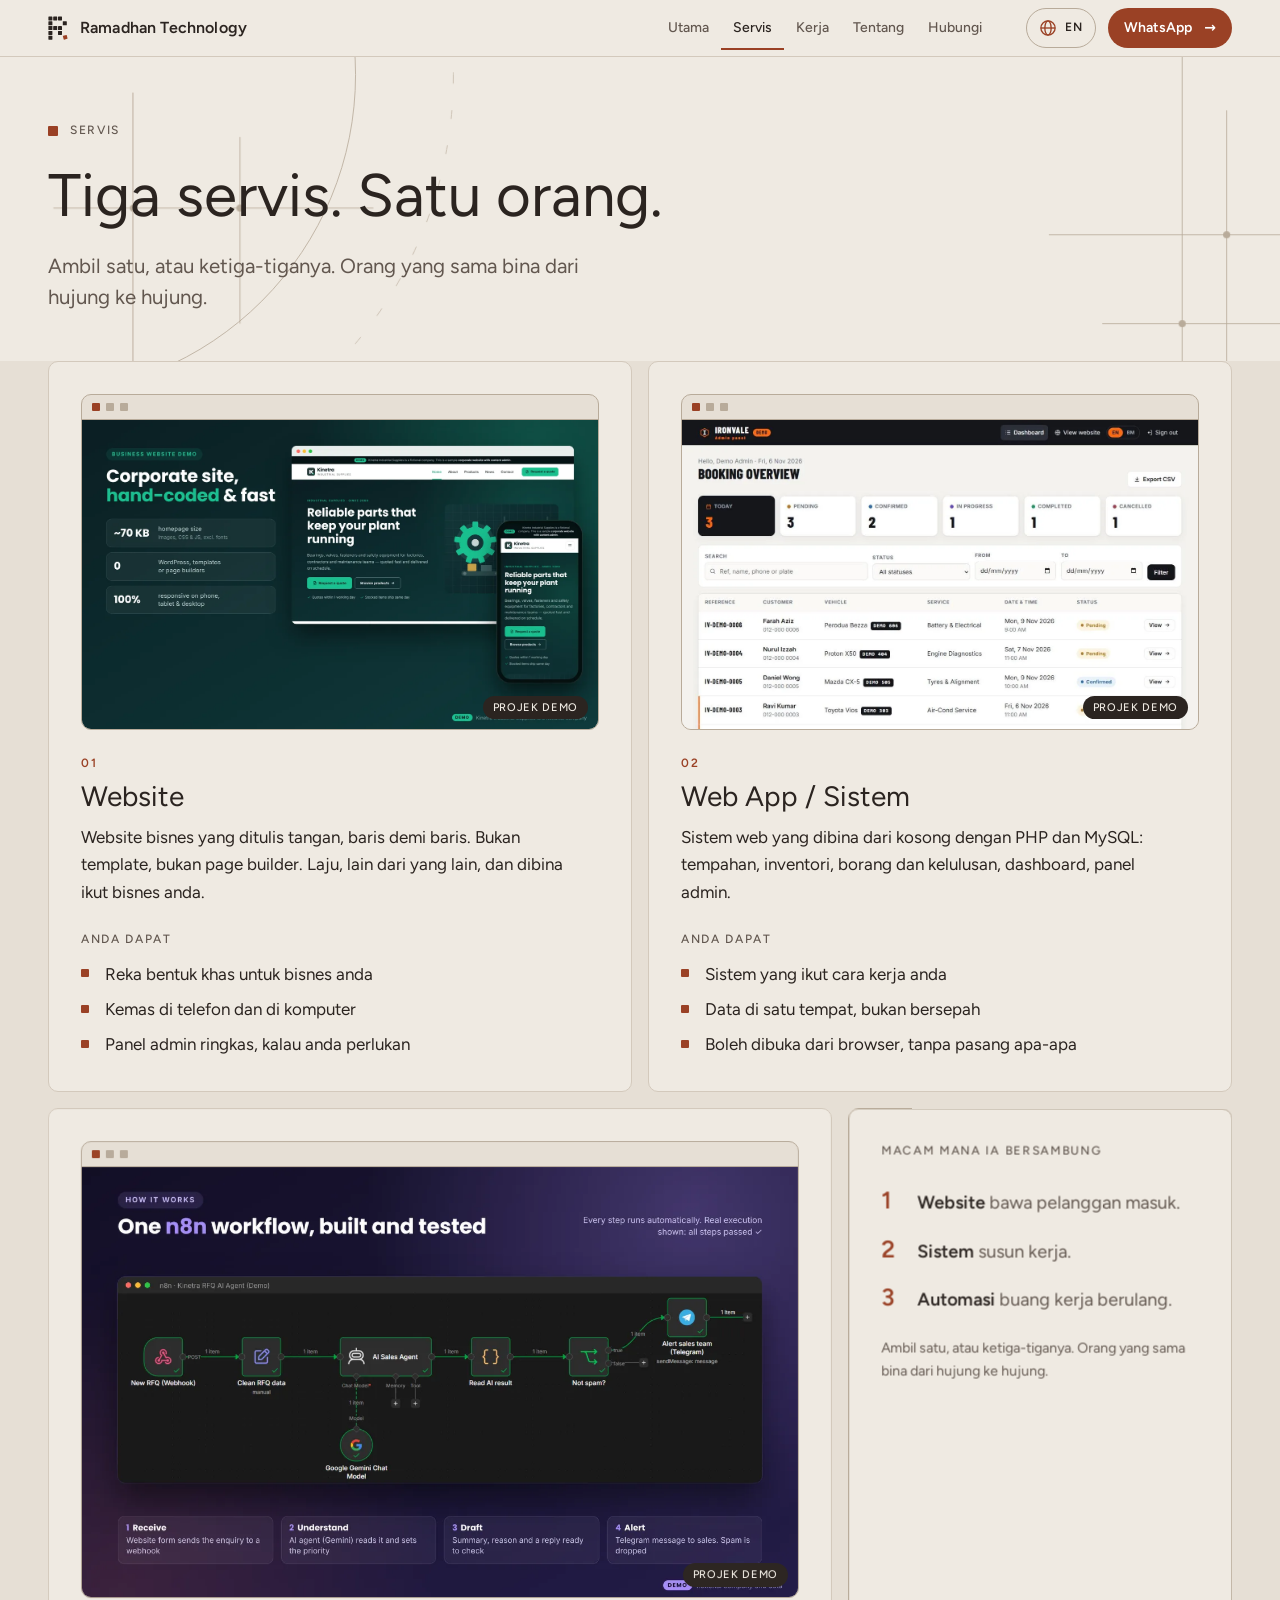
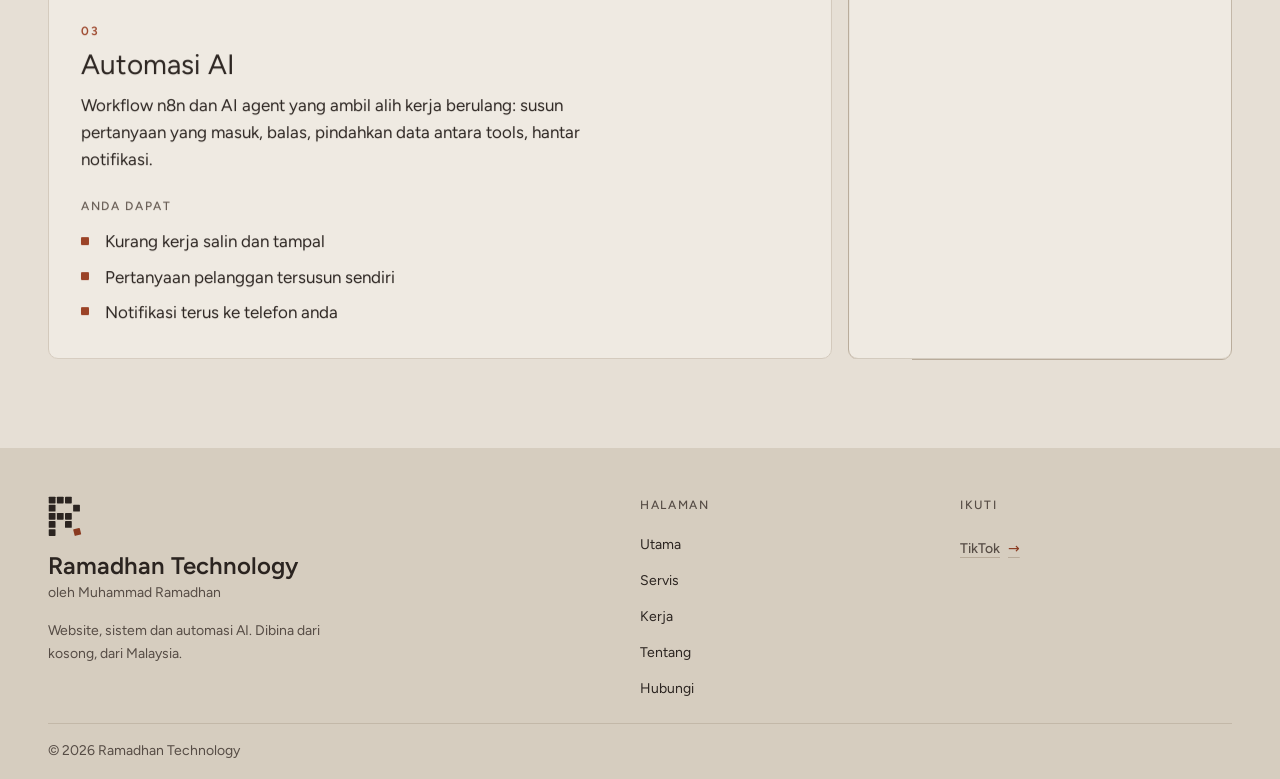
<file: ms/services.html>
<!doctype html>
<!-- GENERATED FILE. Do not edit. Source: src/pages/services.php + src/partials/ + src/lang/ms.php. Rebuild: php tools/build.php -->
<html lang="ms">
<head>
  <meta charset="utf-8">
  <meta name="viewport" content="width=device-width, initial-scale=1">

  <!-- Page topic first, brand last: search results cut long titles, so the words people search for come first (2026-11-15). -->
  <title>Servis buat website, web app dan automasi AI | Ramadhan Technology</title>
  <meta name="description" content="Tiga servis daripada seorang pembangun: website tulis tangan, web app dan sistem khas, dan automasi AI.">

  <!-- Tells search engines the address of this page and where its other-language twin lives. -->
  <link rel="canonical" href="https://ramadhan-technology.github.io/ms/services.html">
  <link rel="alternate" hreflang="en" href="https://ramadhan-technology.github.io/services.html">
  <link rel="alternate" hreflang="ms" href="https://ramadhan-technology.github.io/ms/services.html">
  <link rel="alternate" hreflang="x-default" href="https://ramadhan-technology.github.io/services.html">
  <meta name="theme-color" content="#E6DFD5">
  <!-- Google Search Console ownership check for https://ramadhan-technology.github.io/ (added 2026-11-15). Keep it: removing it can undo the verification. -->
  <meta name="google-site-verification" content="Y5rKzQmZVrJzftSirqtqzZpSvb0yGM497enElyfdAQU">

  <!-- Icons: SVG for browser tabs, PNG for iPhone home screens, manifest for Android "add to home screen". -->
  <link rel="icon" href="../assets/img/logo/favicon.svg" type="image/svg+xml">
  <link rel="apple-touch-icon" href="../assets/img/logo/apple-touch-icon.png">
  <link rel="manifest" href="../site.webmanifest">

  <!-- How the link looks when shared (WhatsApp, TikTok, Facebook, X). The image must be a full address. -->
  <meta property="og:type" content="website">
  <meta property="og:site_name" content="Ramadhan Technology">
  <meta property="og:title" content="Servis buat website, web app dan automasi AI | Ramadhan Technology">
  <meta property="og:description" content="Tiga servis daripada seorang pembangun: website tulis tangan, web app dan sistem khas, dan automasi AI.">
  <meta property="og:url" content="https://ramadhan-technology.github.io/ms/services.html">
  <meta property="og:locale" content="ms_MY">
  <meta property="og:image" content="https://ramadhan-technology.github.io/assets/img/og/og-image.png">
  <meta property="og:image:width" content="1200">
  <meta property="og:image:height" content="630">
  <meta property="og:image:alt" content="Ramadhan Technology: Dari manual ke sistem.">
  <meta name="twitter:card" content="summary_large_image">

  <!-- Preload the two fonts so the headline does not flash in a fallback font. -->
  <link rel="preload" href="../assets/fonts/figtree-latin-var.woff2" as="font" type="font/woff2" crossorigin>

  <!-- One stylesheet. It is generated from the six files in assets/css/ by tools/build.php
       (tokens, base, layout, components, sections, motion, in that order). Edit those, not site.css. -->
  <link rel="stylesheet" href="../assets/css/site.css?v=e5fca1a1">

  <!-- Runs before the page is drawn. Adds the class "js" to <html> so motion.css may hide elements that
       JavaScript will animate in. Skipped entirely when the visitor asked for reduced motion.
       Safety net: if the animation code has not started after 4 seconds (slow network, blocked file),
       the class is removed again and everything simply shows. Nothing can stay invisible. -->
  <script>
    if (!matchMedia('(prefers-reduced-motion: reduce)').matches) {
      document.documentElement.classList.add('js');
      setTimeout(function () {
        if (!window.__motionReady) document.documentElement.classList.remove('js');
      }, 4000);
    }
  </script>

  <!-- Libraries (self-hosted, versions in CREDITS.md). "defer" = download in parallel, run after the HTML is parsed, in this order. -->
  <script defer src="../assets/vendor/gsap.min.js?v=ff86cb55"></script>
  <script defer src="../assets/vendor/ScrollTrigger.min.js?v=2e3b8c36"></script>
  <script defer src="../assets/vendor/SplitText.min.js?v=6631fa05"></script>
  <!-- Import map: makes the browser fetch the current version of every JavaScript module (see import_map() in tools/build.php). Must come before the first module script. -->
  <script type="importmap">{
    "imports": {
        "../assets/js/main.js": "../assets/js/main.js?v=f33dfee9",
        "../assets/js/motion/micro.js": "../assets/js/motion/micro.js?v=b229359f",
        "../assets/js/motion/reveal.js": "../assets/js/motion/reveal.js?v=735575f1",
        "../assets/js/motion/sections.js": "../assets/js/motion/sections.js?v=23dfea08",
        "../assets/js/motion/smooth-scroll.js": "../assets/js/motion/smooth-scroll.js?v=a37d7d11",
        "../assets/js/motion/text.js": "../assets/js/motion/text.js?v=7a8203f7",
        "../assets/js/motion/tokens.js": "../assets/js/motion/tokens.js?v=127d6581",
        "../assets/js/webgl/hero-shaders.js": "../assets/js/webgl/hero-shaders.js?v=37693c54",
        "../assets/js/webgl/hero.js": "../assets/js/webgl/hero.js?v=019653df",
        "../assets/js/work.js": "../assets/js/work.js?v=d41ed4db"
    }
}</script>
  <!-- Our own code. type="module" scripts are deferred too and run after the three above. -->
  <script type="module" src="../assets/js/main.js?v=f33dfee9"></script>
</head>
<body>

<a class="skip-link" href="#content">Terus ke kandungan</a>

<!-- SVG artwork defined once and reused with <use>. All original, drawn for this project. -->
<svg width="0" height="0" style="position:absolute" aria-hidden="true" focusable="false">
  <defs>
    <!-- Logo mark "Grid R". currentColor = module colour, --mark-accent = the tilted foot. -->
    <symbol id="mark" viewBox="0 0 50 62">
      <g fill="currentColor">
        <rect x="1" y="1" width="10" height="10" rx="1"/><rect x="13" y="1" width="10" height="10" rx="1"/><rect x="25" y="1" width="10" height="10" rx="1"/>
        <rect x="1" y="13" width="10" height="10" rx="1"/><rect x="37" y="13" width="10" height="10" rx="1"/>
        <rect x="1" y="25" width="10" height="10" rx="1"/><rect x="13" y="25" width="10" height="10" rx="1"/><rect x="25" y="25" width="10" height="10" rx="1"/>
        <rect x="1" y="37" width="10" height="10" rx="1"/><rect x="25" y="37" width="10" height="10" rx="1"/>
        <rect x="1" y="49" width="10" height="10" rx="1"/>
      </g>
      <rect x="38" y="48" width="10" height="10" rx="1" fill="var(--mark-accent, currentColor)" transform="rotate(-14 43 53)"/>
    </symbol>

    <!-- The four "fragments" of a manual business. Each is drawn in a 64x64 box so they can share one grid. -->
    <symbol id="frag-slip" viewBox="0 0 64 64">   <!-- a paper slip -->
      <rect x="12" y="4" width="40" height="56" rx="2" fill="none" stroke="currentColor" stroke-width="2.5"/>
      <path d="M20 18h24M20 28h24M20 38h14" stroke="currentColor" stroke-width="2.5" fill="none"/>
    </symbol>
    <symbol id="frag-chat" viewBox="0 0 64 64">   <!-- a chat bubble -->
      <path d="M6 12h52v32H26l-12 10V44H6z" fill="none" stroke="currentColor" stroke-width="2.5" stroke-linejoin="round"/>
      <path d="M16 24h32M16 33h20" stroke="currentColor" stroke-width="2.5" fill="none"/>
    </symbol>
    <symbol id="frag-cells" viewBox="0 0 64 64">  <!-- spreadsheet cells -->
      <rect x="6" y="10" width="52" height="44" fill="none" stroke="currentColor" stroke-width="2.5"/>
      <path d="M6 25h52M6 40h52M24 10v44M41 10v44" stroke="currentColor" stroke-width="2.5" fill="none"/>
    </symbol>
    <symbol id="frag-note" viewBox="0 0 64 64">   <!-- a sticky note -->
      <path d="M10 10h44v32L42 54H10z" fill="currentColor"/>
    </symbol>

    <!-- One small illustration per service. -->
    <symbol id="art-web" viewBox="0 0 160 100">   <!-- a browser window made of modules -->
      <rect x="2" y="2" width="156" height="96" rx="6" fill="none" stroke="currentColor" stroke-width="2"/>
      <path d="M2 20h156" stroke="currentColor" stroke-width="2"/>
      <rect x="12" y="8" width="6" height="6" fill="currentColor"/><rect x="22" y="8" width="6" height="6" fill="currentColor"/>
      <rect x="14" y="32" width="70" height="12" fill="currentColor"/>
      <rect x="14" y="50" width="46" height="6" fill="currentColor" opacity=".5"/>
      <rect x="14" y="68" width="34" height="14" rx="7" fill="var(--color-accent)"/>
      <rect x="100" y="32" width="44" height="50" fill="none" stroke="currentColor" stroke-width="2"/>
    </symbol>
    <symbol id="art-app" viewBox="0 0 160 100">   <!-- a table of records with one row highlighted -->
      <rect x="2" y="2" width="156" height="96" rx="6" fill="none" stroke="currentColor" stroke-width="2"/>
      <path d="M2 26h156M2 50h156M2 74h156M52 2v96M108 2v96" stroke="currentColor" stroke-width="2" opacity=".55"/>
      <rect x="3" y="51" width="154" height="22" fill="var(--color-accent)"/>
      <rect x="12" y="11" width="28" height="6" fill="currentColor"/><rect x="62" y="11" width="34" height="6" fill="currentColor"/><rect x="118" y="11" width="24" height="6" fill="currentColor"/>
    </symbol>
    <symbol id="art-ai" viewBox="0 0 160 100">    <!-- a workflow: three steps joined by lines -->
      <path d="M34 50h30M96 50h30" stroke="currentColor" stroke-width="2"/>
      <rect x="6" y="36" width="28" height="28" rx="4" fill="none" stroke="currentColor" stroke-width="2"/>
      <rect x="64" y="34" width="32" height="32" rx="4" fill="var(--color-accent)"/>
      <rect x="126" y="36" width="28" height="28" rx="4" fill="none" stroke="currentColor" stroke-width="2"/>
      <path d="M80 34V14h50v22M80 66v20H30V64" stroke="currentColor" stroke-width="2" fill="none" opacity=".55"/>
    </symbol>
  </defs>
</svg>

<header class="site-header">
  <div class="container site-header__inner">
    <a class="brand" href="./" aria-label="Ramadhan Technology, kembali ke halaman utama">
      <svg class="brand__mark" width="20" height="25" aria-hidden="true"><use href="#mark"/></svg>
      <span class="brand__name">Ramadhan Technology</span>
    </a>

    <!-- Desktop menu: a plain row of links (hidden on phones). -->
    <nav class="nav" aria-label="Menu utama">
      <a class="nav__link" href="./">Utama</a>
      <a class="nav__link" href="services.html" aria-current="page">Servis</a>
      <a class="nav__link" href="work.html">Kerja</a>
      <a class="nav__link" href="about.html">Tentang</a>
      <a class="nav__link" href="contact.html">Hubungi</a>
    </nav>

    <div class="site-header__actions">
      <!-- Language switch: a globe plus the code of the OTHER language. One tap goes to the same page
           in that language. It is a plain link (each language is its own page), so no JavaScript. -->
      <a class="lang-switch" href="../services.html" lang="en" hreflang="en">
        <svg class="lang-switch__icon" viewBox="0 0 24 24" width="18" height="18" aria-hidden="true">
          <!-- globe: outline, equator, one meridian -->
          <g fill="none" stroke="currentColor" stroke-width="1.8">
            <circle cx="12" cy="12" r="9.5"/>
            <path d="M2.5 12h19"/>
            <ellipse cx="12" cy="12" rx="4.2" ry="9.5"/>
          </g>
        </svg>
        <!-- Screen readers hear the full sentence; sighted visitors see the short code. -->
        <span class="visually-hidden">Switch to English</span>
        <span aria-hidden="true">EN</span>
      </a>

      <a class="btn btn--small site-header__cta" href="https://wa.me/60196775621?text=Salam%2C%20saya%20nak%20bincang%20projek%20untuk%20bisnes%20saya." target="_blank" rel="noopener">WhatsApp</a>

      <!-- Phone menu: <details> is a native open/close element, so it works without JavaScript (hidden on desktop). -->
      <details class="menu">
        <!-- Three bars that turn into an X when open. The word "Menu" stays for screen readers. -->
        <summary class="menu__button">
          <span class="menu__icon" aria-hidden="true"><i></i><i></i><i></i></span>
          <span class="visually-hidden">Menu</span>
        </summary>
        <nav class="menu__panel" aria-label="Menu utama">
          <a class="menu__link" href="./">Utama</a>
          <a class="menu__link" href="services.html" aria-current="page">Servis</a>
          <a class="menu__link" href="work.html">Kerja</a>
          <a class="menu__link" href="about.html">Tentang</a>
          <a class="menu__link" href="contact.html">Hubungi</a>
        </nav>
      </details>
    </div>
  </div>
</header>

<main id="content">

  <section class="page-head" aria-labelledby="page-title">
    <div class="backdrop" aria-hidden="true">
      <svg viewBox="0 0 1440 900" preserveAspectRatio="xMidYMin slice" focusable="false">
        <defs>
          <radialGradient id="bd-glow" cx="78%" cy="18%" r="55%">
            <stop offset="0" style="stop-color: var(--color-backdrop-glow); stop-opacity: 1"/>
            <stop offset="1" style="stop-color: var(--color-backdrop-glow); stop-opacity: 0"/>
          </radialGradient>
          <linearGradient id="bd-mist" x1="0" y1="0" x2="0" y2="1">
            <stop offset="0.45" style="stop-color: var(--color-bg); stop-opacity: 0"/>
            <stop offset="1" style="stop-color: var(--color-bg); stop-opacity: 1"/>
          </linearGradient>
        </defs>

        <!-- soft light and mist -->
        <rect width="1440" height="900" fill="url(#bd-glow)"/>
        <rect width="1440" height="900" fill="url(#bd-mist)"/>

        <!-- large arcs, top left -->
        <circle class="backdrop__line" pathLength="1" cx="40" cy="20" r="360"/>
        <circle class="backdrop__line backdrop__line--faint" pathLength="1" cx="40" cy="20" r="470"/>

        <!-- crosshair cluster, top left -->
        <line class="backdrop__line" pathLength="1" x1="150" y1="40"  x2="150" y2="420"/>
        <line class="backdrop__line" pathLength="1" x1="270" y1="90"  x2="270" y2="300"/>
        <line class="backdrop__line" pathLength="1" x1="60"  y1="170" x2="420" y2="170"/>
        <line class="backdrop__line" pathLength="1" x1="100" y1="360" x2="300" y2="360"/>
        <circle class="backdrop__node" cx="150" cy="170" r="4"/>
        <circle class="backdrop__node" cx="270" cy="170" r="4"/>
        <circle class="backdrop__node backdrop__node--accent" cx="150" cy="360" r="4.5"/>

        <!-- crosshair cluster, right -->
        <line class="backdrop__line" pathLength="1" x1="1330" y1="0"   x2="1330" y2="520"/>
        <line class="backdrop__line" pathLength="1" x1="1380" y1="60"  x2="1380" y2="380"/>
        <line class="backdrop__line" pathLength="1" x1="1180" y1="200" x2="1440" y2="200"/>
        <line class="backdrop__line" pathLength="1" x1="1240" y1="300" x2="1440" y2="300"/>
        <circle class="backdrop__node" cx="1380" cy="200" r="4"/>
        <circle class="backdrop__node" cx="1330" cy="300" r="4"/>

        <!-- a small workflow: three modules joined by right-angled connectors, bottom right -->
        <path class="backdrop__line" pathLength="1" d="M960 760 H1060 V700 H1160 V760 H1260"/>
        <rect class="backdrop__module" x="944" y="744" width="32" height="32" rx="4"/>
        <rect class="backdrop__module" x="1144" y="684" width="32" height="32" rx="4"/>
        <rect class="backdrop__module backdrop__module--accent" x="1244" y="744" width="32" height="32" rx="4"/>

        <!-- Grid R mark as a watermark, bottom left -->
        <g class="backdrop__mark" transform="translate(40 560) scale(5.2)">
          <rect x="1" y="1" width="10" height="10" rx="1"/><rect x="13" y="1" width="10" height="10" rx="1"/><rect x="25" y="1" width="10" height="10" rx="1"/>
          <rect x="1" y="13" width="10" height="10" rx="1"/><rect x="37" y="13" width="10" height="10" rx="1"/>
          <rect x="1" y="25" width="10" height="10" rx="1"/><rect x="13" y="25" width="10" height="10" rx="1"/><rect x="25" y="25" width="10" height="10" rx="1"/>
          <rect x="1" y="37" width="10" height="10" rx="1"/><rect x="25" y="37" width="10" height="10" rx="1"/>
          <rect x="1" y="49" width="10" height="10" rx="1"/>
          <rect x="38" y="48" width="10" height="10" rx="1" transform="rotate(-14 43 53)"/>
        </g>
      </svg>
    </div>
    <div class="container">
      <p class="section-tag">Servis</p>
      <h1 class="section-title page-head__title" id="page-title">Tiga servis. Satu orang.</h1>
      <p class="lead page-head__lead">Ambil satu, atau ketiga-tiganya. Orang yang sama bina dari hujung ke hujung.</p>
    </div>
  </section>

  <section class="section section--flush" aria-label="Servis">
    <div class="container">
      <div class="bento">
        <article data-reveal="snap" class="card service service--web" id="web">
          <figure class="mini-frame" aria-hidden="true"><div class="frame__bar"><i></i><i></i><i></i></div><img src="../assets/img/work/kinetra-01.webp" width="1280" height="769" loading="lazy" decoding="async" alt=""><span class="mini-frame__badge">Projek demo</span></figure>          <p class="service__num">01</p>
          <h2 class="service__title">Website</h2>
          <p class="service__text">Website bisnes yang ditulis tangan, baris demi baris. Bukan template, bukan page builder. Laju, lain dari yang lain, dan dibina ikut bisnes anda.</p>
          <p class="service__get">Anda dapat</p>
          <ul class="ticks">
            <li>Reka bentuk khas untuk bisnes anda</li>
            <li>Kemas di telefon dan di komputer</li>
            <li>Panel admin ringkas, kalau anda perlukan</li>
          </ul>
        </article>
        <article data-reveal="snap" class="card service service--app" id="app">
          <figure class="mini-frame" aria-hidden="true"><div class="frame__bar"><i></i><i></i><i></i></div><img src="../assets/img/work/ironvale-02.webp" width="1280" height="769" loading="lazy" decoding="async" alt=""><span class="mini-frame__badge">Projek demo</span></figure>          <p class="service__num">02</p>
          <h2 class="service__title">Web App / Sistem</h2>
          <p class="service__text">Sistem web yang dibina dari kosong dengan PHP dan MySQL: tempahan, inventori, borang dan kelulusan, dashboard, panel admin.</p>
          <p class="service__get">Anda dapat</p>
          <ul class="ticks">
            <li>Sistem yang ikut cara kerja anda</li>
            <li>Data di satu tempat, bukan bersepah</li>
            <li>Boleh dibuka dari browser, tanpa pasang apa-apa</li>
          </ul>
        </article>
        <article data-reveal="snap" class="card service service--ai" id="ai">
          <figure class="mini-frame" aria-hidden="true"><div class="frame__bar"><i></i><i></i><i></i></div><img src="../assets/img/work/rfq-agent-01.webp" width="1280" height="769" loading="lazy" decoding="async" alt=""><span class="mini-frame__badge">Projek demo</span></figure>          <p class="service__num">03</p>
          <h2 class="service__title">Automasi AI</h2>
          <p class="service__text">Workflow n8n dan AI agent yang ambil alih kerja berulang: susun pertanyaan yang masuk, balas, pindahkan data antara tools, hantar notifikasi.</p>
          <p class="service__get">Anda dapat</p>
          <ul class="ticks">
            <li>Kurang kerja salin dan tampal</li>
            <li>Pertanyaan pelanggan tersusun sendiri</li>
            <li>Notifikasi terus ke telefon anda</li>
          </ul>
        </article>

        <!-- How the three connect -->
        <div data-reveal="snap" class="card connect">
          <p class="label">Macam mana ia bersambung</p>
          <ol class="connect__flow">
            <li><span><strong>Website</strong> bawa pelanggan masuk.</span></li>
            <li><span><strong>Sistem</strong> susun kerja.</span></li>
            <li><span><strong>Automasi</strong> buang kerja berulang.</span></li>
          </ol>
          <p class="connect__note">Ambil satu, atau ketiga-tiganya. Orang yang sama bina dari hujung ke hujung.</p>
        </div>
      </div>
    </div>
  </section>
</main>

<footer class="site-footer">
  <div class="container site-footer__inner">
    <div class="site-footer__brand">
      <svg class="site-footer__mark" width="34" height="42" aria-hidden="true"><use href="#mark"/></svg>
      <p class="site-footer__name">Ramadhan Technology</p>
      <p class="site-footer__by">oleh Muhammad Ramadhan</p>
      <p class="site-footer__line">Website, sistem dan automasi AI. Dibina dari kosong, dari Malaysia.</p>
    </div>

    <nav class="site-footer__links" aria-label="Halaman">
      <p class="label">Halaman</p>
      <a class="footer-link" href="./">Utama</a>
      <a class="footer-link" href="services.html">Servis</a>
      <a class="footer-link" href="work.html">Kerja</a>
      <a class="footer-link" href="about.html">Tentang</a>
      <a class="footer-link" href="contact.html">Hubungi</a>
    </nav>

    <div class="site-footer__links">
      <p class="label">Ikuti</p>
      <a class="link-arrow" href="https://www.tiktok.com/@muhamadramadhan5916" target="_blank" rel="noopener">TikTok</a>
    </div>

    <div class="site-footer__legal">
      <p>© 2026 Ramadhan Technology</p>
      <!-- SSM REGISTRATION SLOT (hidden on purpose).
           Do NOT show this until the registration is confirmed active by the owner.
           To show it: in src/partials/footer.php, fill in the number and move the <p> line below out of this comment.
           <p>No. Pendaftaran SSM: [PLACEHOLDER: SSM number]</p>
      -->
    </div>
  </div>
</footer>

<!-- Floating WhatsApp button, phones only (hidden from 45rem up, where the header button takes over).
     Round icon button when the OFFICIAL WhatsApp icon is saved as assets/img/brand/whatsapp.svg
     (download it from Meta's WhatsApp brand resources; use it unchanged). Without that file: a small text pill. -->
<a class="fab fab--icon" href="https://wa.me/60196775621?text=Salam%2C%20saya%20nak%20bincang%20projek%20untuk%20bisnes%20saya." target="_blank" rel="noopener" aria-label="WhatsApp saya"><img src="../assets/img/brand/whatsapp.svg" width="30" height="30" alt=""></a>

</body>
</html>
</file>
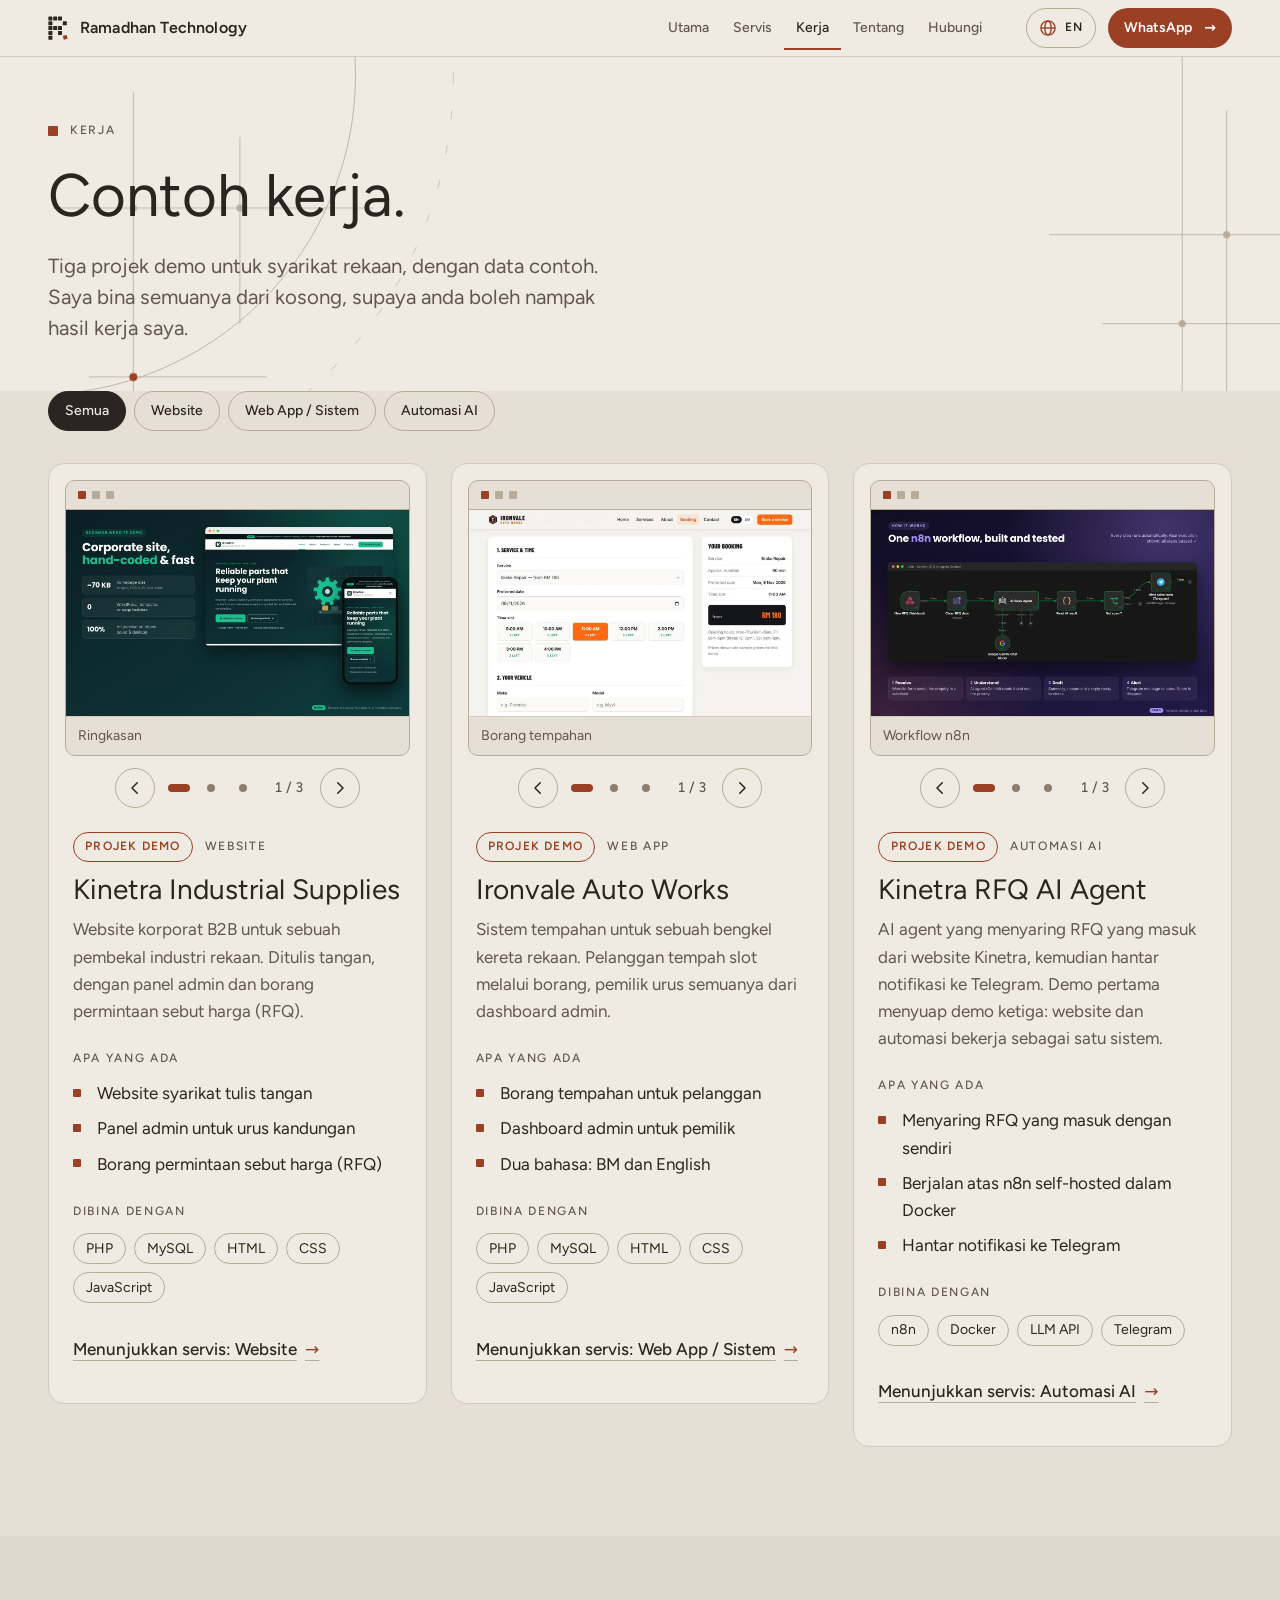
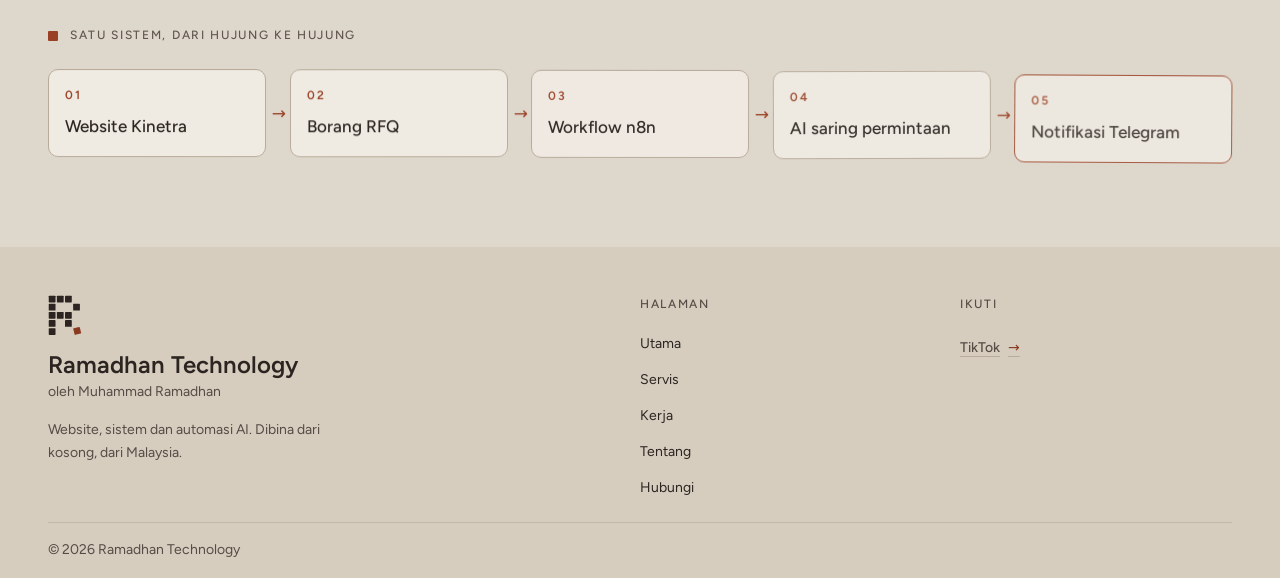
<file: ms/work.html>
<!doctype html>
<!-- GENERATED FILE. Do not edit. Source: src/pages/work.php + src/partials/ + src/lang/ms.php. Rebuild: php tools/build.php -->
<html lang="ms">
<head>
  <meta charset="utf-8">
  <meta name="viewport" content="width=device-width, initial-scale=1">

  <!-- Page topic first, brand last: search results cut long titles, so the words people search for come first (2026-11-15). -->
  <title>Contoh kerja: website syarikat, sistem tempahan dan AI agent | Ramadhan Technology</title>
  <meta name="description" content="Tiga projek demo yang dibina dari kosong: website syarikat B2B, sistem tempahan bengkel dan AI agent yang menyaring permintaan sebut harga.">

  <!-- Tells search engines the address of this page and where its other-language twin lives. -->
  <link rel="canonical" href="https://ramadhan-technology.github.io/ms/work.html">
  <link rel="alternate" hreflang="en" href="https://ramadhan-technology.github.io/work.html">
  <link rel="alternate" hreflang="ms" href="https://ramadhan-technology.github.io/ms/work.html">
  <link rel="alternate" hreflang="x-default" href="https://ramadhan-technology.github.io/work.html">
  <meta name="theme-color" content="#E6DFD5">
  <!-- Google Search Console ownership check for https://ramadhan-technology.github.io/ (added 2026-11-15). Keep it: removing it can undo the verification. -->
  <meta name="google-site-verification" content="Y5rKzQmZVrJzftSirqtqzZpSvb0yGM497enElyfdAQU">

  <!-- Icons: SVG for browser tabs, PNG for iPhone home screens, manifest for Android "add to home screen". -->
  <link rel="icon" href="../assets/img/logo/favicon.svg" type="image/svg+xml">
  <link rel="apple-touch-icon" href="../assets/img/logo/apple-touch-icon.png">
  <link rel="manifest" href="../site.webmanifest">

  <!-- How the link looks when shared (WhatsApp, TikTok, Facebook, X). The image must be a full address. -->
  <meta property="og:type" content="website">
  <meta property="og:site_name" content="Ramadhan Technology">
  <meta property="og:title" content="Contoh kerja: website syarikat, sistem tempahan dan AI agent | Ramadhan Technology">
  <meta property="og:description" content="Tiga projek demo yang dibina dari kosong: website syarikat B2B, sistem tempahan bengkel dan AI agent yang menyaring permintaan sebut harga.">
  <meta property="og:url" content="https://ramadhan-technology.github.io/ms/work.html">
  <meta property="og:locale" content="ms_MY">
  <meta property="og:image" content="https://ramadhan-technology.github.io/assets/img/og/og-image.png">
  <meta property="og:image:width" content="1200">
  <meta property="og:image:height" content="630">
  <meta property="og:image:alt" content="Ramadhan Technology: Dari manual ke sistem.">
  <meta name="twitter:card" content="summary_large_image">

  <!-- Preload the two fonts so the headline does not flash in a fallback font. -->
  <link rel="preload" href="../assets/fonts/figtree-latin-var.woff2" as="font" type="font/woff2" crossorigin>

  <!-- One stylesheet. It is generated from the six files in assets/css/ by tools/build.php
       (tokens, base, layout, components, sections, motion, in that order). Edit those, not site.css. -->
  <link rel="stylesheet" href="../assets/css/site.css?v=e5fca1a1">

  <!-- Runs before the page is drawn. Adds the class "js" to <html> so motion.css may hide elements that
       JavaScript will animate in. Skipped entirely when the visitor asked for reduced motion.
       Safety net: if the animation code has not started after 4 seconds (slow network, blocked file),
       the class is removed again and everything simply shows. Nothing can stay invisible. -->
  <script>
    if (!matchMedia('(prefers-reduced-motion: reduce)').matches) {
      document.documentElement.classList.add('js');
      setTimeout(function () {
        if (!window.__motionReady) document.documentElement.classList.remove('js');
      }, 4000);
    }
  </script>

  <!-- Libraries (self-hosted, versions in CREDITS.md). "defer" = download in parallel, run after the HTML is parsed, in this order. -->
  <script defer src="../assets/vendor/gsap.min.js?v=ff86cb55"></script>
  <script defer src="../assets/vendor/ScrollTrigger.min.js?v=2e3b8c36"></script>
  <script defer src="../assets/vendor/SplitText.min.js?v=6631fa05"></script>
  <!-- Import map: makes the browser fetch the current version of every JavaScript module (see import_map() in tools/build.php). Must come before the first module script. -->
  <script type="importmap">{
    "imports": {
        "../assets/js/main.js": "../assets/js/main.js?v=f33dfee9",
        "../assets/js/motion/micro.js": "../assets/js/motion/micro.js?v=b229359f",
        "../assets/js/motion/reveal.js": "../assets/js/motion/reveal.js?v=735575f1",
        "../assets/js/motion/sections.js": "../assets/js/motion/sections.js?v=23dfea08",
        "../assets/js/motion/smooth-scroll.js": "../assets/js/motion/smooth-scroll.js?v=a37d7d11",
        "../assets/js/motion/text.js": "../assets/js/motion/text.js?v=7a8203f7",
        "../assets/js/motion/tokens.js": "../assets/js/motion/tokens.js?v=127d6581",
        "../assets/js/webgl/hero-shaders.js": "../assets/js/webgl/hero-shaders.js?v=37693c54",
        "../assets/js/webgl/hero.js": "../assets/js/webgl/hero.js?v=019653df",
        "../assets/js/work.js": "../assets/js/work.js?v=d41ed4db"
    }
}</script>
  <!-- Our own code. type="module" scripts are deferred too and run after the three above. -->
  <script type="module" src="../assets/js/main.js?v=f33dfee9"></script>
</head>
<body>

<a class="skip-link" href="#content">Terus ke kandungan</a>

<!-- SVG artwork defined once and reused with <use>. All original, drawn for this project. -->
<svg width="0" height="0" style="position:absolute" aria-hidden="true" focusable="false">
  <defs>
    <!-- Logo mark "Grid R". currentColor = module colour, --mark-accent = the tilted foot. -->
    <symbol id="mark" viewBox="0 0 50 62">
      <g fill="currentColor">
        <rect x="1" y="1" width="10" height="10" rx="1"/><rect x="13" y="1" width="10" height="10" rx="1"/><rect x="25" y="1" width="10" height="10" rx="1"/>
        <rect x="1" y="13" width="10" height="10" rx="1"/><rect x="37" y="13" width="10" height="10" rx="1"/>
        <rect x="1" y="25" width="10" height="10" rx="1"/><rect x="13" y="25" width="10" height="10" rx="1"/><rect x="25" y="25" width="10" height="10" rx="1"/>
        <rect x="1" y="37" width="10" height="10" rx="1"/><rect x="25" y="37" width="10" height="10" rx="1"/>
        <rect x="1" y="49" width="10" height="10" rx="1"/>
      </g>
      <rect x="38" y="48" width="10" height="10" rx="1" fill="var(--mark-accent, currentColor)" transform="rotate(-14 43 53)"/>
    </symbol>

    <!-- The four "fragments" of a manual business. Each is drawn in a 64x64 box so they can share one grid. -->
    <symbol id="frag-slip" viewBox="0 0 64 64">   <!-- a paper slip -->
      <rect x="12" y="4" width="40" height="56" rx="2" fill="none" stroke="currentColor" stroke-width="2.5"/>
      <path d="M20 18h24M20 28h24M20 38h14" stroke="currentColor" stroke-width="2.5" fill="none"/>
    </symbol>
    <symbol id="frag-chat" viewBox="0 0 64 64">   <!-- a chat bubble -->
      <path d="M6 12h52v32H26l-12 10V44H6z" fill="none" stroke="currentColor" stroke-width="2.5" stroke-linejoin="round"/>
      <path d="M16 24h32M16 33h20" stroke="currentColor" stroke-width="2.5" fill="none"/>
    </symbol>
    <symbol id="frag-cells" viewBox="0 0 64 64">  <!-- spreadsheet cells -->
      <rect x="6" y="10" width="52" height="44" fill="none" stroke="currentColor" stroke-width="2.5"/>
      <path d="M6 25h52M6 40h52M24 10v44M41 10v44" stroke="currentColor" stroke-width="2.5" fill="none"/>
    </symbol>
    <symbol id="frag-note" viewBox="0 0 64 64">   <!-- a sticky note -->
      <path d="M10 10h44v32L42 54H10z" fill="currentColor"/>
    </symbol>

    <!-- One small illustration per service. -->
    <symbol id="art-web" viewBox="0 0 160 100">   <!-- a browser window made of modules -->
      <rect x="2" y="2" width="156" height="96" rx="6" fill="none" stroke="currentColor" stroke-width="2"/>
      <path d="M2 20h156" stroke="currentColor" stroke-width="2"/>
      <rect x="12" y="8" width="6" height="6" fill="currentColor"/><rect x="22" y="8" width="6" height="6" fill="currentColor"/>
      <rect x="14" y="32" width="70" height="12" fill="currentColor"/>
      <rect x="14" y="50" width="46" height="6" fill="currentColor" opacity=".5"/>
      <rect x="14" y="68" width="34" height="14" rx="7" fill="var(--color-accent)"/>
      <rect x="100" y="32" width="44" height="50" fill="none" stroke="currentColor" stroke-width="2"/>
    </symbol>
    <symbol id="art-app" viewBox="0 0 160 100">   <!-- a table of records with one row highlighted -->
      <rect x="2" y="2" width="156" height="96" rx="6" fill="none" stroke="currentColor" stroke-width="2"/>
      <path d="M2 26h156M2 50h156M2 74h156M52 2v96M108 2v96" stroke="currentColor" stroke-width="2" opacity=".55"/>
      <rect x="3" y="51" width="154" height="22" fill="var(--color-accent)"/>
      <rect x="12" y="11" width="28" height="6" fill="currentColor"/><rect x="62" y="11" width="34" height="6" fill="currentColor"/><rect x="118" y="11" width="24" height="6" fill="currentColor"/>
    </symbol>
    <symbol id="art-ai" viewBox="0 0 160 100">    <!-- a workflow: three steps joined by lines -->
      <path d="M34 50h30M96 50h30" stroke="currentColor" stroke-width="2"/>
      <rect x="6" y="36" width="28" height="28" rx="4" fill="none" stroke="currentColor" stroke-width="2"/>
      <rect x="64" y="34" width="32" height="32" rx="4" fill="var(--color-accent)"/>
      <rect x="126" y="36" width="28" height="28" rx="4" fill="none" stroke="currentColor" stroke-width="2"/>
      <path d="M80 34V14h50v22M80 66v20H30V64" stroke="currentColor" stroke-width="2" fill="none" opacity=".55"/>
    </symbol>
  </defs>
</svg>

<header class="site-header">
  <div class="container site-header__inner">
    <a class="brand" href="./" aria-label="Ramadhan Technology, kembali ke halaman utama">
      <svg class="brand__mark" width="20" height="25" aria-hidden="true"><use href="#mark"/></svg>
      <span class="brand__name">Ramadhan Technology</span>
    </a>

    <!-- Desktop menu: a plain row of links (hidden on phones). -->
    <nav class="nav" aria-label="Menu utama">
      <a class="nav__link" href="./">Utama</a>
      <a class="nav__link" href="services.html">Servis</a>
      <a class="nav__link" href="work.html" aria-current="page">Kerja</a>
      <a class="nav__link" href="about.html">Tentang</a>
      <a class="nav__link" href="contact.html">Hubungi</a>
    </nav>

    <div class="site-header__actions">
      <!-- Language switch: a globe plus the code of the OTHER language. One tap goes to the same page
           in that language. It is a plain link (each language is its own page), so no JavaScript. -->
      <a class="lang-switch" href="../work.html" lang="en" hreflang="en">
        <svg class="lang-switch__icon" viewBox="0 0 24 24" width="18" height="18" aria-hidden="true">
          <!-- globe: outline, equator, one meridian -->
          <g fill="none" stroke="currentColor" stroke-width="1.8">
            <circle cx="12" cy="12" r="9.5"/>
            <path d="M2.5 12h19"/>
            <ellipse cx="12" cy="12" rx="4.2" ry="9.5"/>
          </g>
        </svg>
        <!-- Screen readers hear the full sentence; sighted visitors see the short code. -->
        <span class="visually-hidden">Switch to English</span>
        <span aria-hidden="true">EN</span>
      </a>

      <a class="btn btn--small site-header__cta" href="https://wa.me/60196775621?text=Salam%2C%20saya%20nak%20bincang%20projek%20untuk%20bisnes%20saya." target="_blank" rel="noopener">WhatsApp</a>

      <!-- Phone menu: <details> is a native open/close element, so it works without JavaScript (hidden on desktop). -->
      <details class="menu">
        <!-- Three bars that turn into an X when open. The word "Menu" stays for screen readers. -->
        <summary class="menu__button">
          <span class="menu__icon" aria-hidden="true"><i></i><i></i><i></i></span>
          <span class="visually-hidden">Menu</span>
        </summary>
        <nav class="menu__panel" aria-label="Menu utama">
          <a class="menu__link" href="./">Utama</a>
          <a class="menu__link" href="services.html">Servis</a>
          <a class="menu__link" href="work.html" aria-current="page">Kerja</a>
          <a class="menu__link" href="about.html">Tentang</a>
          <a class="menu__link" href="contact.html">Hubungi</a>
        </nav>
      </details>
    </div>
  </div>
</header>

<main id="content">

  <section class="page-head" aria-labelledby="page-title">
    <div class="backdrop" aria-hidden="true">
      <svg viewBox="0 0 1440 900" preserveAspectRatio="xMidYMin slice" focusable="false">
        <defs>
          <radialGradient id="bd-glow" cx="78%" cy="18%" r="55%">
            <stop offset="0" style="stop-color: var(--color-backdrop-glow); stop-opacity: 1"/>
            <stop offset="1" style="stop-color: var(--color-backdrop-glow); stop-opacity: 0"/>
          </radialGradient>
          <linearGradient id="bd-mist" x1="0" y1="0" x2="0" y2="1">
            <stop offset="0.45" style="stop-color: var(--color-bg); stop-opacity: 0"/>
            <stop offset="1" style="stop-color: var(--color-bg); stop-opacity: 1"/>
          </linearGradient>
        </defs>

        <!-- soft light and mist -->
        <rect width="1440" height="900" fill="url(#bd-glow)"/>
        <rect width="1440" height="900" fill="url(#bd-mist)"/>

        <!-- large arcs, top left -->
        <circle class="backdrop__line" pathLength="1" cx="40" cy="20" r="360"/>
        <circle class="backdrop__line backdrop__line--faint" pathLength="1" cx="40" cy="20" r="470"/>

        <!-- crosshair cluster, top left -->
        <line class="backdrop__line" pathLength="1" x1="150" y1="40"  x2="150" y2="420"/>
        <line class="backdrop__line" pathLength="1" x1="270" y1="90"  x2="270" y2="300"/>
        <line class="backdrop__line" pathLength="1" x1="60"  y1="170" x2="420" y2="170"/>
        <line class="backdrop__line" pathLength="1" x1="100" y1="360" x2="300" y2="360"/>
        <circle class="backdrop__node" cx="150" cy="170" r="4"/>
        <circle class="backdrop__node" cx="270" cy="170" r="4"/>
        <circle class="backdrop__node backdrop__node--accent" cx="150" cy="360" r="4.5"/>

        <!-- crosshair cluster, right -->
        <line class="backdrop__line" pathLength="1" x1="1330" y1="0"   x2="1330" y2="520"/>
        <line class="backdrop__line" pathLength="1" x1="1380" y1="60"  x2="1380" y2="380"/>
        <line class="backdrop__line" pathLength="1" x1="1180" y1="200" x2="1440" y2="200"/>
        <line class="backdrop__line" pathLength="1" x1="1240" y1="300" x2="1440" y2="300"/>
        <circle class="backdrop__node" cx="1380" cy="200" r="4"/>
        <circle class="backdrop__node" cx="1330" cy="300" r="4"/>

        <!-- a small workflow: three modules joined by right-angled connectors, bottom right -->
        <path class="backdrop__line" pathLength="1" d="M960 760 H1060 V700 H1160 V760 H1260"/>
        <rect class="backdrop__module" x="944" y="744" width="32" height="32" rx="4"/>
        <rect class="backdrop__module" x="1144" y="684" width="32" height="32" rx="4"/>
        <rect class="backdrop__module backdrop__module--accent" x="1244" y="744" width="32" height="32" rx="4"/>

        <!-- Grid R mark as a watermark, bottom left -->
        <g class="backdrop__mark" transform="translate(40 560) scale(5.2)">
          <rect x="1" y="1" width="10" height="10" rx="1"/><rect x="13" y="1" width="10" height="10" rx="1"/><rect x="25" y="1" width="10" height="10" rx="1"/>
          <rect x="1" y="13" width="10" height="10" rx="1"/><rect x="37" y="13" width="10" height="10" rx="1"/>
          <rect x="1" y="25" width="10" height="10" rx="1"/><rect x="13" y="25" width="10" height="10" rx="1"/><rect x="25" y="25" width="10" height="10" rx="1"/>
          <rect x="1" y="37" width="10" height="10" rx="1"/><rect x="25" y="37" width="10" height="10" rx="1"/>
          <rect x="1" y="49" width="10" height="10" rx="1"/>
          <rect x="38" y="48" width="10" height="10" rx="1" transform="rotate(-14 43 53)"/>
        </g>
      </svg>
    </div>
    <div class="container">
      <p class="section-tag">Kerja</p>
      <h1 class="section-title page-head__title" id="page-title">Contoh kerja.</h1>
      <p class="lead page-head__lead">Tiga projek demo untuk syarikat rekaan, dengan data contoh. Saya bina semuanya dari kosong, supaya anda boleh nampak hasil kerja saya.</p>
    </div>
  </section>

  <section class="section section--flush" aria-label="Kerja">
    <div class="container">

      <!-- Filter pills. Hidden until work.js runs, because without JavaScript they would do nothing. -->
      <div class="filter" role="group" aria-label="Tunjuk projek ikut servis" hidden>
        <button type="button" class="filter__btn" data-filter="all" aria-pressed="true">Semua</button>
        <button type="button" class="filter__btn" data-filter="web" aria-pressed="false">Website</button>
        <button type="button" class="filter__btn" data-filter="app" aria-pressed="false">Web App / Sistem</button>
        <button type="button" class="filter__btn" data-filter="ai" aria-pressed="false">Automasi AI</button>
      </div>

      <div class="project-grid">
        <!-- ============================ PROJECT 01 ============================ -->
        <article data-reveal="snap" class="project-card" id="kinetra" data-service="web" aria-labelledby="kinetra-title">

          <div class="project-card__media">
            <figure class="frame">
              <div class="frame__bar" aria-hidden="true"><i></i><i></i><i></i></div>
              <ul class="slides" aria-label="Kinetra Industrial Supplies" tabindex="0">
                <li class="slide">
                  <img class="slide__img" src="../assets/img/work/kinetra-01.webp" width="1280" height="769" loading="lazy" decoding="async" alt="Kinetra Industrial Supplies: Ringkasan">
                  <p class="slide__caption">Ringkasan</p>
                </li>
                <li class="slide">
                  <img class="slide__img" src="../assets/img/work/kinetra-02.webp" width="1280" height="769" loading="lazy" decoding="async" alt="Kinetra Industrial Supplies: Admin kandungan">
                  <p class="slide__caption">Admin kandungan</p>
                </li>
                <li class="slide">
                  <img class="slide__img" src="../assets/img/work/kinetra-03.webp" width="1021" height="867" loading="lazy" decoding="async" alt="Kinetra Industrial Supplies: Borang RFQ">
                  <p class="slide__caption">Borang RFQ</p>
                </li>
              </ul>
            </figure>
            <!-- Dots: filled in by work.js (one per slide). -->
            <div class="dots" hidden></div>
          </div>

          <div class="project-card__body">
            <p class="project__meta"><span class="badge">Projek demo</span> <span class="label">Website</span></p>
            <h2 class="project-card__title" id="kinetra-title">Kinetra Industrial Supplies</h2>
            <p class="project-card__text">Website korporat B2B untuk sebuah pembekal industri rekaan. Ditulis tangan, dengan panel admin dan borang permintaan sebut harga (RFQ).</p>

            <p class="case__label">Apa yang ada</p>
            <ul class="ticks">
              <li>Website syarikat tulis tangan</li>
              <li>Panel admin untuk urus kandungan</li>
              <li>Borang permintaan sebut harga (RFQ)</li>
            </ul>

            <p class="case__label">Dibina dengan</p>
            <ul class="chips">
              <li>PHP</li>
              <li>MySQL</li>
              <li>HTML</li>
              <li>CSS</li>
              <li>JavaScript</li>
            </ul>

            <p class="project-card__more"><a class="link-arrow" href="services.html#web">Menunjukkan servis: Website</a></p>
          </div>
        </article>
        <!-- ============================ PROJECT 02 ============================ -->
        <article data-reveal="snap" class="project-card" id="ironvale" data-service="app" aria-labelledby="ironvale-title">

          <div class="project-card__media">
            <figure class="frame">
              <div class="frame__bar" aria-hidden="true"><i></i><i></i><i></i></div>
              <ul class="slides" aria-label="Ironvale Auto Works" tabindex="0">
                <li class="slide">
                  <img class="slide__img" src="../assets/img/work/ironvale-01.webp" width="1280" height="769" loading="lazy" decoding="async" alt="Ironvale Auto Works: Borang tempahan">
                  <p class="slide__caption">Borang tempahan</p>
                </li>
                <li class="slide">
                  <img class="slide__img" src="../assets/img/work/ironvale-02.webp" width="1280" height="769" loading="lazy" decoding="async" alt="Ironvale Auto Works: Dashboard admin">
                  <p class="slide__caption">Dashboard admin</p>
                </li>
                <li class="slide">
                  <img class="slide__img" src="../assets/img/work/ironvale-03.webp" width="1280" height="769" loading="lazy" decoding="async" alt="Ironvale Auto Works: Halaman utama">
                  <p class="slide__caption">Halaman utama</p>
                </li>
              </ul>
            </figure>
            <!-- Dots: filled in by work.js (one per slide). -->
            <div class="dots" hidden></div>
          </div>

          <div class="project-card__body">
            <p class="project__meta"><span class="badge">Projek demo</span> <span class="label">Web App</span></p>
            <h2 class="project-card__title" id="ironvale-title">Ironvale Auto Works</h2>
            <p class="project-card__text">Sistem tempahan untuk sebuah bengkel kereta rekaan. Pelanggan tempah slot melalui borang, pemilik urus semuanya dari dashboard admin.</p>

            <p class="case__label">Apa yang ada</p>
            <ul class="ticks">
              <li>Borang tempahan untuk pelanggan</li>
              <li>Dashboard admin untuk pemilik</li>
              <li>Dua bahasa: BM dan English</li>
            </ul>

            <p class="case__label">Dibina dengan</p>
            <ul class="chips">
              <li>PHP</li>
              <li>MySQL</li>
              <li>HTML</li>
              <li>CSS</li>
              <li>JavaScript</li>
            </ul>

            <p class="project-card__more"><a class="link-arrow" href="services.html#app">Menunjukkan servis: Web App / Sistem</a></p>
          </div>
        </article>
        <!-- ============================ PROJECT 03 ============================ -->
        <article data-reveal="snap" class="project-card" id="rfq-agent" data-service="ai" aria-labelledby="rfq-agent-title">

          <div class="project-card__media">
            <figure class="frame">
              <div class="frame__bar" aria-hidden="true"><i></i><i></i><i></i></div>
              <ul class="slides" aria-label="Kinetra RFQ AI Agent" tabindex="0">
                <li class="slide">
                  <img class="slide__img" src="../assets/img/work/rfq-agent-01.webp" width="1280" height="769" loading="lazy" decoding="async" alt="Kinetra RFQ AI Agent: Workflow n8n">
                  <p class="slide__caption">Workflow n8n</p>
                </li>
                <li class="slide">
                  <img class="slide__img" src="../assets/img/work/rfq-agent-02.webp" width="1280" height="769" loading="lazy" decoding="async" alt="Kinetra RFQ AI Agent: Amaran Telegram">
                  <p class="slide__caption">Amaran Telegram</p>
                </li>
                <li class="slide">
                  <img class="slide__img" src="../assets/img/work/rfq-agent-03.webp" width="1280" height="769" loading="lazy" decoding="async" alt="Kinetra RFQ AI Agent: Hasil saringan">
                  <p class="slide__caption">Hasil saringan</p>
                </li>
              </ul>
            </figure>
            <!-- Dots: filled in by work.js (one per slide). -->
            <div class="dots" hidden></div>
          </div>

          <div class="project-card__body">
            <p class="project__meta"><span class="badge">Projek demo</span> <span class="label">Automasi AI</span></p>
            <h2 class="project-card__title" id="rfq-agent-title">Kinetra RFQ AI Agent</h2>
            <p class="project-card__text">AI agent yang menyaring RFQ yang masuk dari website Kinetra, kemudian hantar notifikasi ke Telegram. Demo pertama menyuap demo ketiga: website dan automasi bekerja sebagai satu sistem.</p>

            <p class="case__label">Apa yang ada</p>
            <ul class="ticks">
              <li>Menyaring RFQ yang masuk dengan sendiri</li>
              <li>Berjalan atas n8n self-hosted dalam Docker</li>
              <li>Hantar notifikasi ke Telegram</li>
            </ul>

            <p class="case__label">Dibina dengan</p>
            <ul class="chips">
              <li>n8n</li>
              <li>Docker</li>
              <li>LLM API</li>
              <li>Telegram</li>
            </ul>

            <p class="project-card__more"><a class="link-arrow" href="services.html#ai">Menunjukkan servis: Automasi AI</a></p>
          </div>
        </article>
      </div>
    </div>
  </section>

  <!-- ============================ HOW DEMO 1 FEEDS DEMO 3 ============================ -->
  <section class="section section--band" aria-labelledby="flow-title">
    <div class="container">
      <p class="section-tag" id="flow-title">Satu sistem, dari hujung ke hujung</p>
      <ol class="flow">
        <li data-reveal="snap" class="flow__step"><span class="flow__num">01</span> Website Kinetra</li>
        <li data-reveal="snap" class="flow__step"><span class="flow__num">02</span> Borang RFQ</li>
        <li data-reveal="snap" class="flow__step"><span class="flow__num">03</span> Workflow n8n</li>
        <li data-reveal="snap" class="flow__step"><span class="flow__num">04</span> AI saring permintaan</li>
        <li data-reveal="snap" class="flow__step"><span class="flow__num">05</span> Notifikasi Telegram</li>
      </ol>
    </div>
  </section>
</main>

<footer class="site-footer">
  <div class="container site-footer__inner">
    <div class="site-footer__brand">
      <svg class="site-footer__mark" width="34" height="42" aria-hidden="true"><use href="#mark"/></svg>
      <p class="site-footer__name">Ramadhan Technology</p>
      <p class="site-footer__by">oleh Muhammad Ramadhan</p>
      <p class="site-footer__line">Website, sistem dan automasi AI. Dibina dari kosong, dari Malaysia.</p>
    </div>

    <nav class="site-footer__links" aria-label="Halaman">
      <p class="label">Halaman</p>
      <a class="footer-link" href="./">Utama</a>
      <a class="footer-link" href="services.html">Servis</a>
      <a class="footer-link" href="work.html">Kerja</a>
      <a class="footer-link" href="about.html">Tentang</a>
      <a class="footer-link" href="contact.html">Hubungi</a>
    </nav>

    <div class="site-footer__links">
      <p class="label">Ikuti</p>
      <a class="link-arrow" href="https://www.tiktok.com/@muhamadramadhan5916" target="_blank" rel="noopener">TikTok</a>
    </div>

    <div class="site-footer__legal">
      <p>© 2026 Ramadhan Technology</p>
      <!-- SSM REGISTRATION SLOT (hidden on purpose).
           Do NOT show this until the registration is confirmed active by the owner.
           To show it: in src/partials/footer.php, fill in the number and move the <p> line below out of this comment.
           <p>No. Pendaftaran SSM: [PLACEHOLDER: SSM number]</p>
      -->
    </div>
  </div>
</footer>

<!-- Floating WhatsApp button, phones only (hidden from 45rem up, where the header button takes over).
     Round icon button when the OFFICIAL WhatsApp icon is saved as assets/img/brand/whatsapp.svg
     (download it from Meta's WhatsApp brand resources; use it unchanged). Without that file: a small text pill. -->
<a class="fab fab--icon" href="https://wa.me/60196775621?text=Salam%2C%20saya%20nak%20bincang%20projek%20untuk%20bisnes%20saya." target="_blank" rel="noopener" aria-label="WhatsApp saya"><img src="../assets/img/brand/whatsapp.svg" width="30" height="30" alt=""></a>

</body>
</html>
</file>
<file: assets/css/site.css>
/* GENERATED by tools/build.php from the other CSS files in this folder. Do not edit. */
@font-face{font-family: "Figtree";src: url("../fonts/figtree-latin-var.woff2") format("woff2");font-weight: 300 900;font-display: swap}:root{--color-bg: #E6DFD5;--color-bg-raised: #EFEAE2;--color-line: #D3C9BC;--color-line-strong: #B8AB9A;--color-text: #2B2420;--color-text-dim: #62574F;--color-accent: #9A4125;--color-accent-on-light: #9A4125;--color-on-accent: #FFFFFF;--color-paper: #EFEAE2;--color-ink: #2B2420;--color-bg-band: #DED7CC;--color-accent-on-dark: #E3A07F;--color-text-dim-on-dark: #CDBFB0;--color-backdrop-glow: #EFEAE2;--color-error: #B42318;--font-display: "Figtree", system-ui, -apple-system, "Segoe UI", Roboto, sans-serif;--font-body: "Figtree", system-ui, -apple-system, "Segoe UI", Roboto, sans-serif;--stretch-tight: 100%;--stretch-snug: 100%;--stretch-normal: 100%;--stretch-wide: 100%;--fs-hero: clamp(2.75rem, 7.5vw, 6rem);--fs-h2: clamp(2rem, 5vw, 3.75rem);--fs-h3: clamp(1.375rem, 2.4vw, 1.75rem);--fs-lead: clamp(1.125rem, 1.6vw, 1.375rem);--fs-body: 1.0625rem;--fs-small: 0.875rem;--fs-label: 0.75rem;--fw-body: 400;--fw-medium: 500;--fw-strong: 600;--fw-display: 400;--lh-tight: 1.05;--lh-snug: 1.1;--lh-body: 1.6;--tracking-label: 0.14em;--space-1: 0.25rem;--space-2: 0.5rem;--space-3: 0.75rem;--space-4: 1rem;--space-5: 1.5rem;--space-6: 2rem;--space-7: 3rem;--space-8: 4rem;--space-9: 6rem;--section-gap: clamp(3.5rem, 7vw, 6rem);--page-max: 82rem;--gutter: clamp(1rem, 4vw, 3rem);--header-h: 3.5rem;--radius-s: 4px;--radius-m: 10px;--radius-pill: 999px;--module: 10px;--dur-fast: 150ms;--dur-base: 300ms;--dur-slow: 700ms;--ease-out: cubic-bezier(0.16, 1, 0.3, 1);--ease-in-out: cubic-bezier(0.65, 0, 0.35, 1)}*, *::before, *::after{box-sizing: border-box}html{-webkit-text-size-adjust: 100%;scroll-padding-top: calc(var(--header-h) + 1rem)}body{margin: 0;background: var(--color-bg);color: var(--color-text);font-family: var(--font-body);font-size: var(--fs-body);font-weight: var(--fw-body);line-height: var(--lh-body);-webkit-font-smoothing: antialiased;overflow-wrap: break-word}h1, h2, h3, h4, p, ul, ol, dl, dd, figure, blockquote{margin: 0}ul, ol{padding: 0;list-style: none}img, svg{display: block;max-width: 100%}img{height: auto}a{color: inherit}button{font: inherit;color: inherit}:focus-visible{outline: 2px solid var(--color-accent);outline-offset: 3px;border-radius: 2px}::selection{background: var(--color-accent);color: var(--color-on-accent)}.visually-hidden{position: absolute;width: 1px;height: 1px;margin: -1px;padding: 0;border: 0;overflow: hidden;clip-path: inset(50%);white-space: nowrap}.skip-link{position: absolute;left: var(--gutter);top: -100px;z-index: 100;padding: var(--space-3) var(--space-4);background: var(--color-accent);color: var(--color-on-accent);font-weight: 700;border-radius: var(--radius-s)}.skip-link:focus{top: var(--space-3)}strong, b{font-weight: var(--fw-strong)}.container{width: 100%;max-width: var(--page-max);margin-inline: auto;padding-inline: var(--gutter)}main{overflow-x: clip}.section{padding-block: var(--section-gap);border-top: 1px solid var(--color-line)}.section-tag{display: flex;align-items: center;gap: var(--space-3);margin-bottom: var(--space-5);font-size: var(--fs-label);font-weight: var(--fw-medium);letter-spacing: var(--tracking-label);text-transform: uppercase;color: var(--color-text-dim)}.section-tag__num{color: var(--color-accent)}.section-tag::before{content: "";width: var(--module);height: var(--module);background: var(--color-accent);border-radius: 1px}.section-title{max-width: 20ch;font-family: var(--font-display);font-size: var(--fs-h2);font-weight: var(--fw-display);font-stretch: var(--stretch-tight);line-height: var(--lh-tight);text-transform: none;text-wrap: balance}.section-title--long{max-width: 20ch;font-size: clamp(2rem, 6.5vw, 4.25rem)}@media (min-width: 60rem){.section-title{font-stretch: var(--stretch-snug)}}.site-header{position: sticky;top: 0;z-index: 50;background: var(--color-bg-raised);border-bottom: 1px solid var(--color-line);transition: transform 350ms var(--ease-out)}.site-header.is-hidden{transform: translateY(-100%)}@media (prefers-reduced-motion: reduce){.site-header{transition: none}}.site-header__inner{display: flex;align-items: center;justify-content: space-between;gap: var(--space-4);height: var(--header-h)}.site-header__actions{display: flex;align-items: center;gap: var(--space-3)}.site-header .site-header__cta{display: none}@media (min-width: 45rem){.site-header .site-header__cta{display: inline-flex}}.site-footer{--color-text-dim: #564C45;--color-accent: #8A3A20;--color-line: #C3B8A8;background: #D6CDBF;border-top: 0;padding-block: var(--space-7) var(--space-6);color: var(--color-text-dim);font-size: var(--fs-small)}@media (max-width: 44.99rem){.site-footer{padding-bottom: var(--space-4)}.site-footer__legal{padding-right: 80px}}.site-footer__inner{display: grid;gap: var(--space-7)}.site-footer__mark{color: var(--color-text);--mark-accent: var(--color-accent);margin-bottom: var(--space-4)}.site-footer__name{font-family: var(--font-display);font-size: 1.5rem;font-weight: var(--fw-strong);font-stretch: var(--stretch-snug);line-height: 1;text-transform: none;color: var(--color-text)}.site-footer__by{margin-top: var(--space-1)}.site-footer__line{margin-top: var(--space-4);max-width: 32ch}.site-footer__links .label, .site-footer__lang .label{margin-bottom: var(--space-3)}.site-footer__legal{border-top: 1px solid var(--color-line);padding-top: var(--space-4);margin-top: calc(var(--space-4) - var(--space-7))}@media (min-width: 45rem){.site-footer{padding-bottom: var(--space-4)}.site-footer__inner{grid-template-columns: 2fr 1fr 1fr}.site-footer__legal{grid-column: 1 / -1}}.site-footer__links{display: grid;justify-items: start;align-content: start}.footer-link{display: inline-flex;align-items: center;min-height: 36px;color: var(--color-text);text-decoration: none}.footer-link:hover{color: var(--color-accent)}.nav{display: none}.nav__link{display: inline-flex;align-items: center;min-height: 44px;padding: 0 var(--space-3);font-size: var(--fs-small);font-weight: var(--fw-medium);text-decoration: none;color: var(--color-text-dim)}.nav__link:hover{color: var(--color-text)}.nav__link[aria-current="page"]{color: var(--color-text);box-shadow: inset 0 -2px 0 var(--color-accent)}.menu__button{display: grid;place-items: center;width: 44px;height: 44px;margin-right: -10px;cursor: pointer;list-style: none}.menu__button::-webkit-details-marker{display: none}.menu__icon{display: grid;gap: 6px;width: 24px}.menu__icon i{height: 2px;background: var(--color-text);border-radius: 1px;transition: transform var(--dur-base) var(--ease-out), opacity var(--dur-fast) var(--ease-out)}.menu[open] .menu__icon i:nth-child(1){transform: translateY(8px) rotate(45deg)}.menu[open] .menu__icon i:nth-child(2){opacity: 0}.menu[open] .menu__icon i:nth-child(3){transform: translateY(-8px) rotate(-45deg)}.menu__panel{position: fixed;left: 0;right: 0;top: var(--header-h);bottom: 0;display: flex;flex-direction: column;padding: var(--space-4) var(--gutter) calc(var(--space-6) + env(safe-area-inset-bottom, 0px));overflow-y: auto;background: var(--color-ink);color: var(--color-paper);--color-line: rgba(239, 234, 226, 0.14);--color-accent: var(--color-accent-on-dark);--color-on-accent: var(--color-ink)}html:has(.menu[open]){overflow: hidden}.menu__cta{margin-top: auto;padding-top: var(--space-6)}.menu__cta .btn{width: 100%;justify-content: center}.menu__link{display: flex;align-items: center;min-height: 56px;border-bottom: 1px solid var(--color-line);font-family: var(--font-display);font-size: 1.25rem;font-weight: var(--fw-display);font-stretch: var(--stretch-snug);text-transform: none;text-decoration: none}.menu__link[aria-current="page"]{color: var(--color-accent)}@media (min-width: 60rem){.nav{display: flex;margin-left: auto;margin-right: var(--space-4)}.menu{display: none}}.section--band{background: var(--color-bg-band);border-top: 0}.section--dark, .cta{--color-bg: var(--color-ink);--color-bg-raised: #352D28;--color-text: var(--color-paper);--color-text-dim: var(--color-text-dim-on-dark);--color-line: rgba(239, 234, 226, 0.14);--color-line-strong: rgba(239, 234, 226, 0.3);--color-accent: var(--color-accent-on-dark);--color-on-accent: var(--color-ink);background: var(--color-bg);color: var(--color-text);border-top: 0}.page-head{padding-block: var(--space-8) var(--space-7)}.page-head__lead{margin-top: var(--space-5);color: var(--color-text-dim)}.section--flush{border-top: 0;padding-top: 0}.section--flush .bento, .section--flush .work__list, .section--flush .why__grid{margin-top: 0}.section-more{margin-top: var(--space-6)}.accent{color: var(--color-accent)}.lead{font-size: var(--fs-lead);line-height: 1.5;max-width: 44ch}.label{font-size: var(--fs-label);font-weight: var(--fw-medium);letter-spacing: var(--tracking-label);text-transform: uppercase;color: var(--color-text-dim)}.label__accent{color: var(--color-accent)}.brand{display: inline-flex;align-items: center;gap: var(--space-3);min-height: 44px;text-decoration: none;--mark-accent: var(--color-accent)}.brand__mark{flex: none}.brand__name{font-family: var(--font-display);font-size: 1rem;font-weight: var(--fw-strong);font-stretch: var(--stretch-snug);line-height: 1;text-transform: none;letter-spacing: 0.01em;max-width: 6.2em;font-size: 0.875rem}@media (min-width: 45rem){.brand__name{max-width: none;font-size: 1rem;white-space: nowrap}}.btn{display: inline-flex;align-items: center;justify-content: center;gap: var(--space-3);min-height: 52px;padding: 0 var(--space-5);border-radius: var(--radius-pill);background: var(--color-accent);color: var(--color-on-accent);font-weight: var(--fw-strong);font-size: 1rem;line-height: 1;text-decoration: none;white-space: nowrap}.btn::after{content: "\2192"}.btn:hover{background: var(--color-text)}.btn--small{min-height: 40px;padding: 0 var(--space-4);font-size: var(--fs-small)}.btn--big{min-height: 64px;padding: 0 var(--space-6);font-size: 1.125rem}.btn--ink{background: var(--color-ink);color: var(--color-paper)}.btn--ink:hover{background: var(--color-paper);color: var(--color-ink)}.link-arrow{display: inline-flex;align-items: center;gap: var(--space-2);min-height: 44px;font-weight: var(--fw-medium);text-decoration: underline;text-decoration-color: var(--color-line-strong);text-underline-offset: 0.3em}.link-arrow::after{content: "\2192";color: var(--color-accent)}.link-arrow:hover{text-decoration-color: var(--color-accent)}.fab{position: fixed;right: var(--space-4);bottom: calc(var(--space-4) + env(safe-area-inset-bottom, 0px));z-index: 40;display: inline-flex;align-items: center;gap: var(--space-2);min-height: 48px;padding: 0 var(--space-5);border-radius: var(--radius-pill);background: var(--color-accent);color: var(--color-on-accent);font-weight: var(--fw-strong);text-decoration: none;box-shadow: 0 0 0 4px var(--color-bg)}.fab::after{content: "\2192"}.fab{min-height: 44px;padding: 0 var(--space-4);font-size: var(--fs-small)}.fab--icon{width: 56px;height: 56px;min-height: 0;padding: 0;justify-content: center;background: #FFFFFF;box-shadow: 0 6px 18px rgba(43, 36, 32, 0.22)}.fab--icon::after{content: none}@media (min-width: 45rem){.fab{display: none}}.lang-switch{display: inline-flex;align-items: center;gap: var(--space-2);min-height: 40px;padding: 0 var(--space-3);border: 1px solid var(--color-line-strong);border-radius: var(--radius-pill);font-size: var(--fs-label);font-weight: var(--fw-strong);letter-spacing: 0.08em;text-decoration: none}.lang-switch__icon{flex: none;color: var(--color-accent)}.lang-switch:hover{border-color: var(--color-text)}.card{padding: var(--space-5);background: var(--color-bg-raised);border: 1px solid var(--color-line);border-radius: var(--radius-m)}@media (min-width: 45rem){.card{padding: var(--space-6)}}.chips{display: flex;flex-wrap: wrap;gap: var(--space-2)}.chips li{padding: 0.3rem 0.75rem;border: 1px solid var(--color-line-strong);border-radius: var(--radius-pill);font-size: var(--fs-small);line-height: 1.4}.badge{display: inline-block;padding: 0.25rem 0.7rem;border: 1.5px solid var(--color-accent);border-radius: var(--radius-pill);color: var(--color-accent);font-size: var(--fs-label);font-weight: var(--fw-strong);letter-spacing: 0.1em;text-transform: uppercase}.ticks li{position: relative;padding-left: 1.5rem}.ticks li + li{margin-top: var(--space-2)}.ticks li::before{content: "";position: absolute;left: 0;top: 0.5em;width: 8px;height: 8px;background: var(--color-accent);border-radius: 1px}.placeholder{display: grid;place-items: center;aspect-ratio: 5 / 3;padding: var(--space-4);border: 1.5px dashed var(--color-line-strong);border-radius: var(--radius-m);background: repeating-linear-gradient(135deg, transparent 0 14px, rgb(243 238 228 / 0.035) 14px 28px), var(--color-bg-raised);color: var(--color-text-dim);font-size: var(--fs-label);letter-spacing: 0.04em;text-align: center}.hero, .page-head{position: relative;isolation: isolate;overflow: hidden}.hero, .page-head{background: var(--color-bg-raised)}.backdrop{position: absolute;inset: 0;z-index: -1;pointer-events: none}.backdrop svg{width: 100%;height: 100%;display: block}.backdrop__line{fill: none;stroke: var(--color-line-strong);stroke-width: 1;vector-effect: non-scaling-stroke;opacity: 0.8}.backdrop__line--faint{stroke-dasharray: 0.003 0.009;opacity: 0.6}.backdrop__node{fill: var(--color-line-strong)}.backdrop__node--accent{fill: var(--color-accent)}.backdrop__module{fill: var(--color-bg);stroke: var(--color-line-strong);stroke-width: 1;vector-effect: non-scaling-stroke}.backdrop__module--accent{fill: var(--color-accent);stroke: none;opacity: 0.85}.backdrop__mark{fill: var(--color-text);opacity: 0.035}@media (max-width: 47.99rem){.backdrop{opacity: 0.6}}.hero{padding-block: var(--space-7) var(--section-gap)}.hero__inner{display: grid;gap: var(--space-6)}.hero__title{font-family: var(--font-display);font-size: var(--fs-hero);font-weight: var(--fw-display);font-stretch: var(--stretch-tight);line-height: 1.05;text-transform: none;text-wrap: balance;margin-top: calc(var(--space-3) * -1)}.hero__body{display: grid;gap: var(--space-5);align-content: start}.hero__cta{display: flex;flex-wrap: wrap;align-items: center;gap: var(--space-4) var(--space-5)}.hero__byline{max-width: 36ch;font-size: var(--fs-small);color: var(--color-text-dim)}.hero__visual{position: relative;aspect-ratio: 4 / 3}.hero__visual svg, .hero__canvas{position: absolute;inset: 0;width: 100%;height: 100%}.hero__loose{color: var(--color-text-dim);opacity: 0.5}.hero__moving{color: var(--color-text-dim);opacity: 0.8}.hero__grid{color: var(--color-text)}.hero__grid .accent{color: var(--color-accent)}@media (min-width: 60rem){.hero{padding-top: var(--space-8)}.hero__inner{grid-template-columns: minmax(0, 5fr) minmax(0, 7fr);column-gap: var(--space-8);row-gap: var(--space-7);align-items: end}.hero__label, .hero__title{grid-column: 1 / -1}.hero__visual{aspect-ratio: 16 / 10}.hero__title{font-stretch: var(--stretch-snug)}}.problem__list{margin-top: var(--space-7);display: grid;gap: var(--space-4)}.problem__item{padding-bottom: var(--space-4);border-bottom: 1px dashed var(--color-line-strong);font-family: var(--font-display);font-size: clamp(1.5rem, 4vw, 2.75rem);line-height: 1;text-transform: none;color: var(--color-text-dim)}.problem__item{font-stretch: calc(var(--w) * 1%);font-weight: var(--wt);padding-left: calc(var(--indent) * 1%)}.problem__item--a{--w: 100;--wt: 300;--indent: 0}.problem__item--b{--w: 100;--wt: 600;--indent: 14}.problem__item--c{--w: 100;--wt: 400;--indent: 4}.problem__item--d{--w: 100;--wt: 500;--indent: 22}.problem__close{margin-top: var(--space-7);color: var(--color-text);font-weight: var(--fw-medium)}.bento{margin-top: var(--space-7);display: grid;gap: var(--space-4)}.service__art{width: 140px;margin-bottom: var(--space-6);color: var(--color-text)}.service__num{font-size: var(--fs-label);font-weight: var(--fw-strong);letter-spacing: var(--tracking-label);color: var(--color-accent)}.service__title{margin-top: var(--space-2);font-family: var(--font-display);font-size: var(--fs-h3);font-weight: var(--fw-display);font-stretch: var(--stretch-snug);line-height: var(--lh-snug);text-transform: none}.service__text{margin-top: var(--space-3);max-width: 46ch}.service__get{margin-top: var(--space-5);margin-bottom: var(--space-3);font-size: var(--fs-label);font-weight: var(--fw-medium);letter-spacing: var(--tracking-label);text-transform: uppercase;color: var(--color-text-dim)}.connect{display: grid;align-content: start;gap: var(--space-5);border-color: var(--color-line-strong)}.connect__flow{display: grid;gap: var(--space-4);counter-reset: flow}.connect__flow li{counter-increment: flow;display: grid;grid-template-columns: 2.25rem 1fr;align-items: baseline;font-size: 1.125rem;line-height: 1.35;color: var(--color-text-dim)}.connect__flow li::before{content: counter(flow);font-family: var(--font-display);font-weight: var(--fw-strong);font-size: 1.5rem;color: var(--color-accent)}.connect__flow strong{color: var(--color-text)}.connect__note{font-size: var(--fs-small);color: var(--color-text-dim)}@media (min-width: 60rem){.bento{grid-template-columns: repeat(6, 1fr)}.service--web, .service--app{grid-column: span 3}.service--ai{grid-column: span 4}.connect{grid-column: span 2}}.teasers{margin-top: var(--space-7);display: grid;gap: var(--space-4)}.teaser{display: block;text-decoration: none}.teaser .service__art{width: 120px}@media (min-width: 60rem){.teasers{grid-template-columns: repeat(3, 1fr)}}.work-index{margin-top: var(--space-7);border-top: 1px solid var(--color-line-strong)}.work-index li{border-bottom: 1px solid var(--color-line-strong)}.work-index__row{display: grid;gap: var(--space-3);padding-block: var(--space-5);text-decoration: none}.work-index__title{font-family: var(--font-display);font-size: clamp(1.5rem, 3.4vw, 2.5rem);font-weight: var(--fw-display);font-stretch: var(--stretch-tight);line-height: 1;text-transform: none}.work-index__meta{display: flex;flex-wrap: wrap;align-items: center;gap: var(--space-3)}@media (min-width: 60rem){.work-index__row{grid-template-columns: 1fr auto;align-items: center}}.work__intro{margin-top: var(--space-5);color: var(--color-text-dim)}.work__list{margin-top: var(--space-7);display: grid;gap: var(--space-8)}.project{display: grid;gap: var(--space-5)}.project__meta{display: flex;flex-wrap: wrap;align-items: center;gap: var(--space-3)}.project__title{margin-top: var(--space-4);font-family: var(--font-display);font-size: var(--fs-h3);font-weight: var(--fw-display);font-stretch: var(--stretch-snug);line-height: var(--lh-snug);text-transform: none}.project__text{margin-top: var(--space-3);max-width: 48ch}.project .chips{margin-top: var(--space-5)}@media (min-width: 60rem){.project{grid-template-columns: minmax(0, 7fr) minmax(0, 5fr);gap: var(--space-8);align-items: center}.project:nth-child(even) .project__media{order: 2}}.steps{margin-top: var(--space-7);display: grid}.step{position: relative;padding: 0 0 var(--space-6) var(--space-6);border-left: 1px solid var(--color-line-strong)}.step:last-child{padding-bottom: 0}.step::before{content: "";position: absolute;left: -5.5px;top: 0.35rem;width: var(--module);height: var(--module);background: var(--color-accent);border-radius: 1px}.step__num{font-size: var(--fs-label);font-weight: var(--fw-strong);letter-spacing: var(--tracking-label);color: var(--color-text-dim)}.step__title{margin-top: var(--space-1);font-family: var(--font-display);font-size: var(--fs-h3);font-weight: var(--fw-display);font-stretch: var(--stretch-snug);line-height: var(--lh-snug);text-transform: none}.step__text{margin-top: var(--space-2);max-width: 40ch;color: var(--color-text-dim)}@media (min-width: 60rem){.steps{grid-template-columns: repeat(5, 1fr)}.step{padding: var(--space-6) var(--space-5) 0 0;border-left: 0;border-top: 1px solid var(--color-line-strong)}.step::before{left: 0;top: -5.5px}}.why__grid{margin-top: var(--space-7);display: flex;flex-direction: column;gap: var(--space-7)}.why__photo{max-width: 20rem}.why__photo img{width: 100%;border: 1px solid var(--color-line-strong);border-radius: var(--radius-m)}.why__photo figcaption{margin-top: var(--space-3);font-weight: var(--fw-strong)}.why__photo figcaption span{font-size: var(--fs-small);font-weight: 400;color: var(--color-text-dim)}.why__content{flex: 1;min-width: 0}.reasons{display: grid}.reason{padding-block: var(--space-5);border-top: 1px solid var(--color-line)}.reason__title{font-family: var(--font-display);font-size: 1.375rem;font-weight: var(--fw-display);font-stretch: var(--stretch-snug);line-height: var(--lh-snug);text-transform: none}.reason p{margin-top: var(--space-2);max-width: 44ch;color: var(--color-text-dim)}.stack{margin-top: var(--space-6);padding-top: var(--space-5);border-top: 1px solid var(--color-line)}.stack .label{margin-bottom: var(--space-3)}@media (min-width: 60rem){.why__grid{flex-direction: row;gap: var(--space-8);align-items: flex-start}.why__photo{flex: 0 0 22rem;max-width: none}.reasons{grid-template-columns: 1fr 1fr;column-gap: var(--space-7)}}.faq__list{max-width: 52rem}.qa{border-top: 1px solid var(--color-line-strong)}.qa:last-child{border-bottom: 1px solid var(--color-line-strong)}.qa summary{display: flex;align-items: center;justify-content: space-between;gap: var(--space-4);min-height: 64px;padding-block: var(--space-4);font-size: 1.125rem;font-weight: var(--fw-medium);line-height: 1.3;cursor: pointer;list-style: none}.qa summary::-webkit-details-marker{display: none}.qa summary::after{content: "+";flex: none;font-family: var(--font-display);font-size: 2rem;font-weight: var(--fw-strong);line-height: 1;color: var(--color-accent)}.qa[open] summary::after{content: "\2212"}.qa p{padding-bottom: var(--space-5);max-width: 56ch;color: var(--color-text-dim)}.cta{background: var(--color-ink);color: var(--color-paper);padding-block: var(--section-gap)}.cta .label{color: #CDBFB0}.cta__title{margin-top: var(--space-4);font-family: var(--font-display);font-size: clamp(2.5rem, 6vw, 4.5rem);font-weight: var(--fw-display);font-stretch: var(--stretch-tight);line-height: 1.05;text-transform: none;text-wrap: balance}.cta__lead{margin-top: var(--space-5);font-weight: var(--fw-medium)}.cta__actions{margin-top: var(--space-6);display: flex;flex-wrap: wrap;gap: var(--space-4)}.cta :focus-visible{outline-color: var(--color-paper)}@media (min-width: 60rem){.cta__title{font-stretch: var(--stretch-snug)}}.jump{margin-top: var(--space-6);display: grid;border-top: 1px solid var(--color-line-strong)}.jump__link{display: flex;align-items: baseline;gap: var(--space-4);min-height: 52px;padding-block: var(--space-3);border-bottom: 1px solid var(--color-line-strong);font-weight: var(--fw-medium);text-decoration: none}.jump__num{color: var(--color-accent);font-size: var(--fs-label);font-weight: var(--fw-strong);letter-spacing: var(--tracking-label)}@media (min-width: 60rem){.jump{grid-template-columns: repeat(3, 1fr);column-gap: var(--space-6)}}.case__inner{display: grid;gap: var(--space-6)}.case__num{margin-bottom: var(--space-4);font-family: var(--font-display);font-size: clamp(4rem, 14vw, 8rem);font-weight: var(--fw-display);font-stretch: var(--stretch-tight);line-height: 0.8;color: transparent;-webkit-text-stroke: 1.5px var(--color-line-strong)}.case__label{margin-top: var(--space-6);margin-bottom: var(--space-3);font-size: var(--fs-label);font-weight: var(--fw-medium);letter-spacing: var(--tracking-label);text-transform: uppercase;color: var(--color-text-dim)}.case__service{margin-top: var(--space-5)}.case__media{min-width: 0}.case__swipe{margin-bottom: var(--space-3);font-size: var(--fs-label);font-weight: var(--fw-medium);letter-spacing: var(--tracking-label);text-transform: uppercase;color: var(--color-text-dim)}.case__swipe::after{content: " \2192";color: var(--color-accent)}.shots{display: flex;gap: var(--space-4);overflow-x: auto;scroll-snap-type: x mandatory;-webkit-overflow-scrolling: touch;margin-inline: calc(var(--gutter) * -1);padding-inline: var(--gutter);scroll-padding-inline: var(--gutter);padding-bottom: var(--space-3);scrollbar-width: thin;scrollbar-color: var(--color-line-strong) transparent}.shot{flex: 0 0 86%;scroll-snap-align: start}.frame{overflow: hidden;border: 1px solid var(--color-line-strong);border-radius: var(--radius-m);background: var(--color-bg-raised)}.frame__bar{display: flex;gap: 6px;padding: 10px 12px;border-bottom: 1px solid var(--color-line-strong)}.frame__bar i{width: 8px;height: 8px;background: var(--color-line-strong);border-radius: 1px}.frame__bar i:first-child{background: var(--color-accent)}.frame__img{display: block;width: 100%;height: auto;aspect-ratio: 5 / 3;object-fit: cover;object-position: top}.frame .placeholder{border: 0;border-radius: 0}.frame__caption{padding: 10px 12px;border-top: 1px solid var(--color-line-strong);font-size: var(--fs-small);color: var(--color-text-dim)}@media (min-width: 60rem){.case__inner{grid-template-columns: minmax(0, 5fr) minmax(0, 7fr);gap: var(--space-8);align-items: start}.case__info{position: sticky;top: calc(var(--header-h) + var(--space-6))}.case__swipe{display: none}.shots{display: grid;gap: var(--space-6);overflow: visible;margin-inline: 0;padding-inline: 0;padding-bottom: 0}.shot{flex: none}}.flow{display: grid;gap: var(--space-3)}.flow__step{position: relative;display: flex;align-items: baseline;gap: var(--space-3);padding: var(--space-4);border: 1px solid var(--color-line-strong);border-radius: var(--radius-m);background: var(--color-bg-raised);font-weight: var(--fw-medium)}.flow__num{color: var(--color-accent);font-size: var(--fs-label);font-weight: var(--fw-strong);letter-spacing: var(--tracking-label)}.flow__step:not(:last-child)::after{content: "\2193";position: absolute;left: var(--space-5);bottom: calc(var(--space-3) * -1 - 0.55em);z-index: 1;color: var(--color-accent);line-height: 1}.flow__step:last-child{border-color: var(--color-accent)}@media (min-width: 60rem){.flow{grid-template-columns: repeat(5, 1fr);gap: var(--space-5)}.flow__step{flex-direction: column;gap: var(--space-2)}.flow__step:not(:last-child)::after{content: "\2192";left: auto;right: calc(var(--space-5) * -1 + 0.15em);bottom: auto;top: 50%;transform: translateY(-50%)}}.filter{display: flex;flex-wrap: wrap;gap: var(--space-2);margin-bottom: var(--space-6)}.filter[hidden]{display: none}.filter__btn{min-height: 40px;padding: 0 var(--space-4);border: 1px solid var(--color-line-strong);border-radius: var(--radius-pill);background: transparent;color: var(--color-text);font: inherit;font-size: var(--fs-small);font-weight: var(--fw-medium);cursor: pointer;transition: background-color var(--dur-fast) var(--ease-out), color var(--dur-fast) var(--ease-out), border-color var(--dur-fast) var(--ease-out)}.filter__btn:hover{border-color: var(--color-text)}.filter__btn[aria-pressed="true"]{background: var(--color-text);border-color: var(--color-text);color: var(--color-bg-raised)}.project-grid{display: grid;gap: var(--space-5);grid-template-columns: repeat(auto-fill, minmax(min(100%, 21rem), 1fr));align-items: start}.project-card{display: grid;overflow: hidden;border: 1px solid var(--color-line);border-radius: 16px;background: var(--color-bg-raised);scroll-margin-top: calc(var(--header-h) + var(--space-4))}.project-card[hidden]{display: none}.project-card__media{position: relative;padding: var(--space-4) var(--space-4) 0}.project-card__media .frame{background: var(--color-bg)}.project-card__body{padding: var(--space-5) var(--space-5) var(--space-6)}.project-card__title{margin-top: var(--space-3);font-family: var(--font-display);font-size: var(--fs-h3);font-weight: var(--fw-display);line-height: var(--lh-snug)}.project-card__text{margin-top: var(--space-3);color: var(--color-text-dim)}.project-card .case__label{margin-top: var(--space-5)}.project-card__more{margin-top: var(--space-5)}.slides{display: flex;overflow-x: auto;scroll-snap-type: x mandatory;scroll-behavior: smooth;scrollbar-width: none;margin: 0;padding: 0;list-style: none}.slides::-webkit-scrollbar{display: none}.slides:focus-visible{outline-offset: -2px}.slide{flex: 0 0 100%;scroll-snap-align: start;position: relative}.slide__img{display: block;width: 100%;height: auto;aspect-ratio: 5 / 3;object-fit: cover;object-position: top}.slide .placeholder{border: 0;border-radius: 0}.slide__caption{padding: 8px 12px;border-top: 1px solid var(--color-line);font-size: var(--fs-small);color: var(--color-text-dim)}@media (prefers-reduced-motion: reduce){.slides{scroll-behavior: auto}}.dots{display: flex;justify-content: center;align-items: center;gap: var(--space-2);padding-top: var(--space-3)}.dots__row{display: flex;gap: 0}.dots__count{min-width: 3.2em;text-align: center;font-size: var(--fs-small);font-weight: var(--fw-medium);color: var(--color-text-dim);font-variant-numeric: tabular-nums}.dots__arrow{display: grid;place-items: center;width: 40px;height: 40px;padding: 0;border: 1px solid var(--color-line-strong);border-radius: 50%;background: var(--color-bg-raised);color: var(--color-text);cursor: pointer;transition: background-color var(--dur-fast) var(--ease-out), color var(--dur-fast) var(--ease-out), border-color var(--dur-fast) var(--ease-out)}.dots__arrow:hover{background: var(--color-text);border-color: var(--color-text);color: var(--color-bg-raised)}.dots[hidden]{display: none}.dot{display: grid;place-items: center;width: 32px;height: 32px;padding: 0;border: 0;background: none;cursor: pointer}.dot::before{content: "";width: 8px;height: 8px;border-radius: 50%;background: #8C7F72;transition: width var(--dur-base) var(--ease-out), background-color var(--dur-base) var(--ease-out)}.dot:hover::before{background: var(--color-text)}.dot[aria-current="true"]::before{width: 22px;border-radius: 4px;background: var(--color-accent)}.mini-frame{position: relative;margin: 0 0 var(--space-5);overflow: hidden;border: 1px solid var(--color-line-strong);border-radius: var(--radius-m);background: var(--color-bg)}.mini-frame .frame__bar{padding: 8px 10px}.mini-frame img{display: block;width: 100%;height: auto;aspect-ratio: 5 / 3;object-fit: cover;object-position: top}.mini-frame__badge{position: absolute;right: 10px;bottom: 10px;padding: 3px 10px;border-radius: var(--radius-pill);background: var(--color-ink);color: var(--color-paper);font-size: 0.6875rem;font-weight: var(--fw-medium);letter-spacing: 0.06em;text-transform: uppercase}.teaser .mini-frame{transition: transform var(--dur-base) var(--ease-out)}@media (hover: hover){.teaser:hover .mini-frame{transform: translateY(-4px)}}@keyframes rise{from{opacity: 0;transform: translateY(0.4em)}to{opacity: 1;transform: none}}@keyframes lock-in{from{opacity: 0;transform: translate(-46px, 14px) rotate(-12deg)}to{opacity: 1;transform: none}}@media (prefers-reduced-motion: no-preference){.hero__label, .hero__title, .hero__lead, .hero__cta, .hero__byline, .page-head .section-tag, .page-head__title, .page-head__lead, .why__photo{animation: rise var(--dur-slow) var(--ease-out) both;animation-delay: calc(var(--i, 0) * 90ms)}.hero__label{--i: 0}.hero__title{--i: 1}.hero__lead{--i: 3}.hero__cta{--i: 4}.hero__byline{--i: 5}.page-head__title{--i: 1}.page-head__lead{--i: 3}.why__photo{--i: 3}.hero__grid use{transform-box: fill-box;transform-origin: center;animation: lock-in 800ms var(--ease-out) both;animation-delay: calc(450ms + var(--n, 0) * 70ms)}.hero__grid use:nth-of-type(1){--n: 0}.hero__grid use:nth-of-type(2){--n: 1}.hero__grid use:nth-of-type(3){--n: 2}.hero__grid use:nth-of-type(4){--n: 3}.hero__grid use:nth-of-type(5){--n: 4}.hero__grid use:nth-of-type(6){--n: 5}.hero__grid use:nth-of-type(7){--n: 6}.hero__grid use:nth-of-type(8){--n: 7}.hero__grid use:nth-of-type(9){--n: 8}}.js .hero__visual svg{opacity: 0;transition: opacity var(--dur-slow) var(--ease-out)}.js .hero__visual.is-fallback svg{opacity: 1}.hero__canvas{opacity: 0;transition: opacity var(--dur-slow) var(--ease-out)}.hero__visual.is-live .hero__canvas{opacity: 1}.js [data-reveal="snap"], .js [data-reveal="fade"], .js [data-reveal="lines"]{opacity: 0}.js [data-reveal="wipe"]{clip-path: inset(0 100% 0 0)}[data-reveal="lines"] .line-mask{padding-bottom: 0.1em;margin-bottom: -0.1em}.js .steps{position: relative}.js .steps::before{content: "";position: absolute;left: -0.5px;top: 0;width: 2px;height: 100%;background: var(--color-accent);transform: scaleY(var(--progress, 0));transform-origin: top}.js .step::before{background: var(--color-line-strong);transition: background-color var(--dur-base) var(--ease-out), transform var(--dur-base) var(--ease-out);z-index: 1}.js .step.is-done::before{background: var(--color-accent);transform: rotate(90deg)}@media (min-width: 60rem){.js .steps::before{left: 0;top: -0.5px;width: 100%;height: 2px;transform: scaleX(var(--progress, 0));transform-origin: left}}.btn, .fab, .link-arrow, .card, .lang-switch, .qa summary, .nav__link, .footer-link, .work-index__title{transition: background-color var(--dur-fast) var(--ease-out), color var(--dur-fast) var(--ease-out), border-color var(--dur-fast) var(--ease-out), text-decoration-color var(--dur-fast) var(--ease-out)}.btn::after, .fab::after, .link-arrow::after{display: inline-block;transition: transform var(--dur-base) var(--ease-out)}.btn:active, .fab:active{transform: scale(0.97)}@media (hover: hover){.btn:hover::after, .link-arrow:hover::after{transform: translateX(5px)}.card:hover{border-color: var(--color-line-strong)}.teaser:hover{border-color: var(--color-accent)}.work-index__row:hover .work-index__title{color: var(--color-accent)}.qa summary:hover{color: var(--color-accent)}}.fab{transition: transform var(--dur-base) var(--ease-out), opacity var(--dur-base) var(--ease-out), visibility 0s linear 0s}.fab.is-hidden{transform: translateY(160%);opacity: 0;visibility: hidden;transition-delay: 0s, 0s, var(--dur-base)}:root{interpolate-size: allow-keywords}.qa::details-content{block-size: 0;overflow: clip;transition: block-size var(--dur-base) var(--ease-out), content-visibility var(--dur-base) allow-discrete}.qa[open]::details-content{block-size: auto}.qa summary::after{transition: transform var(--dur-base) var(--ease-out)}.qa[open] summary::after{transform: rotate(180deg)}@media (prefers-reduced-motion: reduce){*, *::before, *::after{animation-duration: 0.01ms !important;animation-delay: 0s !important;animation-iteration-count: 1 !important;transition-duration: 0.01ms !important;transition-delay: 0s !important;scroll-behavior: auto !important}}@media (prefers-reduced-motion: no-preference){.backdrop__line{stroke-dasharray: 1;stroke-dashoffset: 1;animation: backdrop-draw 2.4s var(--ease-out) 0.2s forwards}.backdrop__line--faint{stroke-dasharray: 0.003 0.009;stroke-dashoffset: 0;animation: backdrop-fade 2.4s var(--ease-out) 0.6s both}.backdrop__node, .backdrop__module{animation: backdrop-fade 1.2s var(--ease-out) 1.2s both}.backdrop__node--accent{animation: backdrop-fade 1.2s var(--ease-out) 1.2s both, backdrop-breathe 4s ease-in-out 2.4s infinite;transform-box: fill-box;transform-origin: center}}@keyframes backdrop-draw{to{stroke-dashoffset: 0}}@keyframes backdrop-fade{from{opacity: 0}}@keyframes backdrop-breathe{50%{transform: scale(1.6);opacity: 0.55}}
</file>
